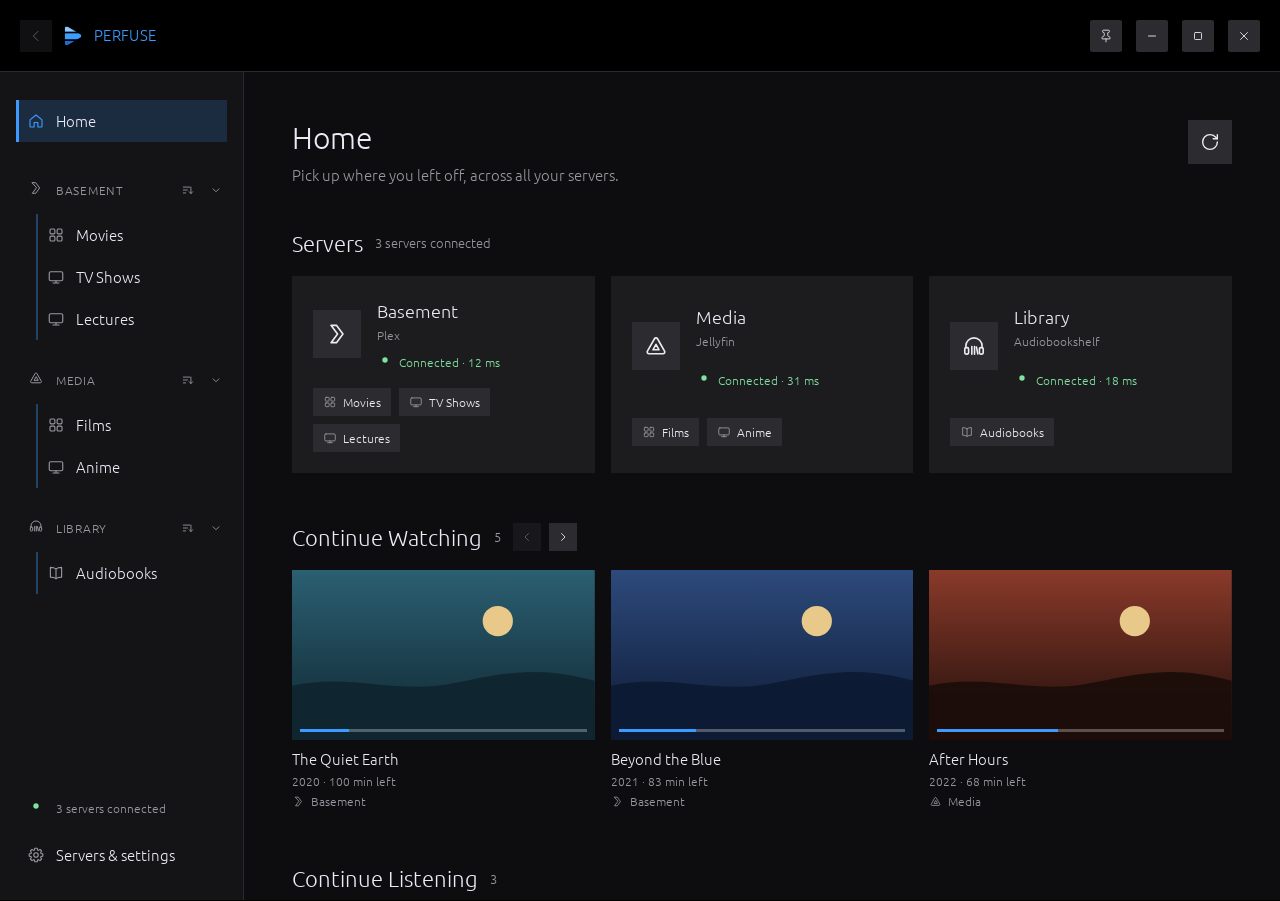
<file: docs/design/multi-server/index.html>
<!doctype html>
<html lang="en">
<head>
  <meta charset="utf-8">
  <meta name="viewport" content="width=device-width, initial-scale=1">
  <title>Perfuse — Multiple servers</title>
  <link rel="stylesheet" href="css/app.css">
</head>
<body>
  <div class="app" id="app">
    <header class="titlebar">
      <button class="icon-btn" type="button" data-action="back" data-fk="title-back" aria-label="Back" id="back-btn"></button>
      <div class="brand" aria-label="Perfuse">
        <svg viewBox="84 56 124 140" aria-hidden="true"><clipPath id="pf-mark"><path d="M88 74c0-10.8 11.7-17.5 21-12.1l88.6 51.2c9.4 5.4 9.4 18.8 0 24.2L109 188.5c-9.3 5.4-21-1.3-21-12.1z"/></clipPath><g clip-path="url(#pf-mark)"><rect x="60" y="54" width="160" height="41.33" fill="#8CC8FF"/><rect x="60" y="107.33" width="160" height="41.33" fill="#3D9BFF"/><rect x="60" y="160.67" width="160" height="41.33" fill="#1F6CCB"/></g></svg>
        <span>PERFUSE</span>
      </div>
      <div class="od-fill"></div>
      <!-- Native window chrome (unchanged; drawn by the OS-level title bar in the Rust app) -->
      <div class="win-ctrls" aria-hidden="true" id="win-ctrls"></div>
    </header>
    <div class="body" id="body">
      <nav class="sidebar" id="sidebar" aria-label="Servers and libraries"></nav>
      <main class="main" id="main">
        <div class="content" id="content" tabindex="-1"></div>
        <div id="dock-slot"></div>
      </main>
    </div>
  </div>

  <dialog class="modal" id="add-dialog" aria-labelledby="add-dialog-title">
    <div class="modal-body" id="add-dialog-body"></div>
  </dialog>

  <dialog class="modal confirm" id="confirm-dialog" aria-labelledby="confirm-title">
    <div class="modal-body">
      <h2 id="confirm-title"></h2>
      <p id="confirm-text"></p>
      <div class="form-actions">
        <button type="button" class="btn btn-secondary" data-action="confirm-cancel">Cancel</button>
        <button type="button" class="btn btn-danger" data-action="confirm-ok" id="confirm-ok">Remove</button>
      </div>
    </div>
  </dialog>

  <div class="visually-hidden" aria-live="polite" id="live"></div>
  <div id="toast-slot"></div>

  <script src="js/icons.js"></script>
  <script src="js/data.js"></script>
  <script src="js/shelves.js"></script>
  <script src="js/app.js"></script>
</body>
</html>
</file>
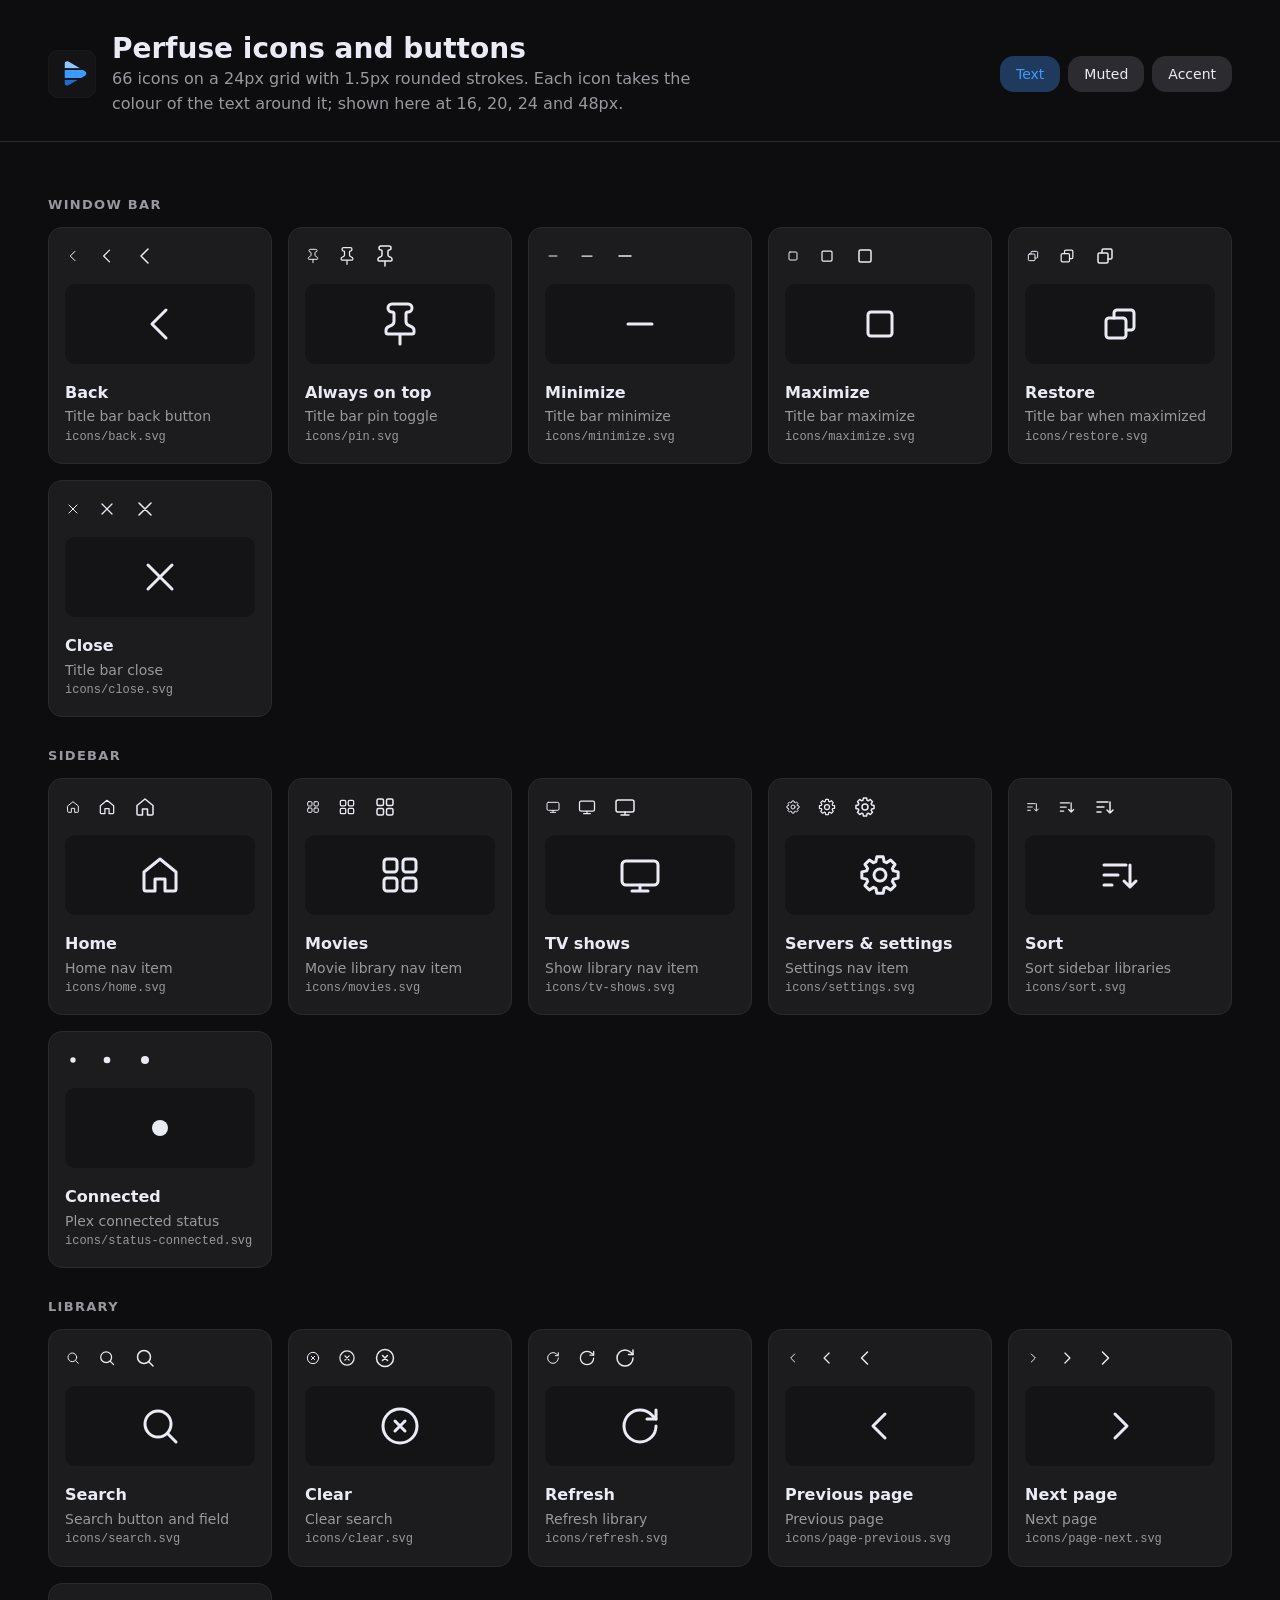
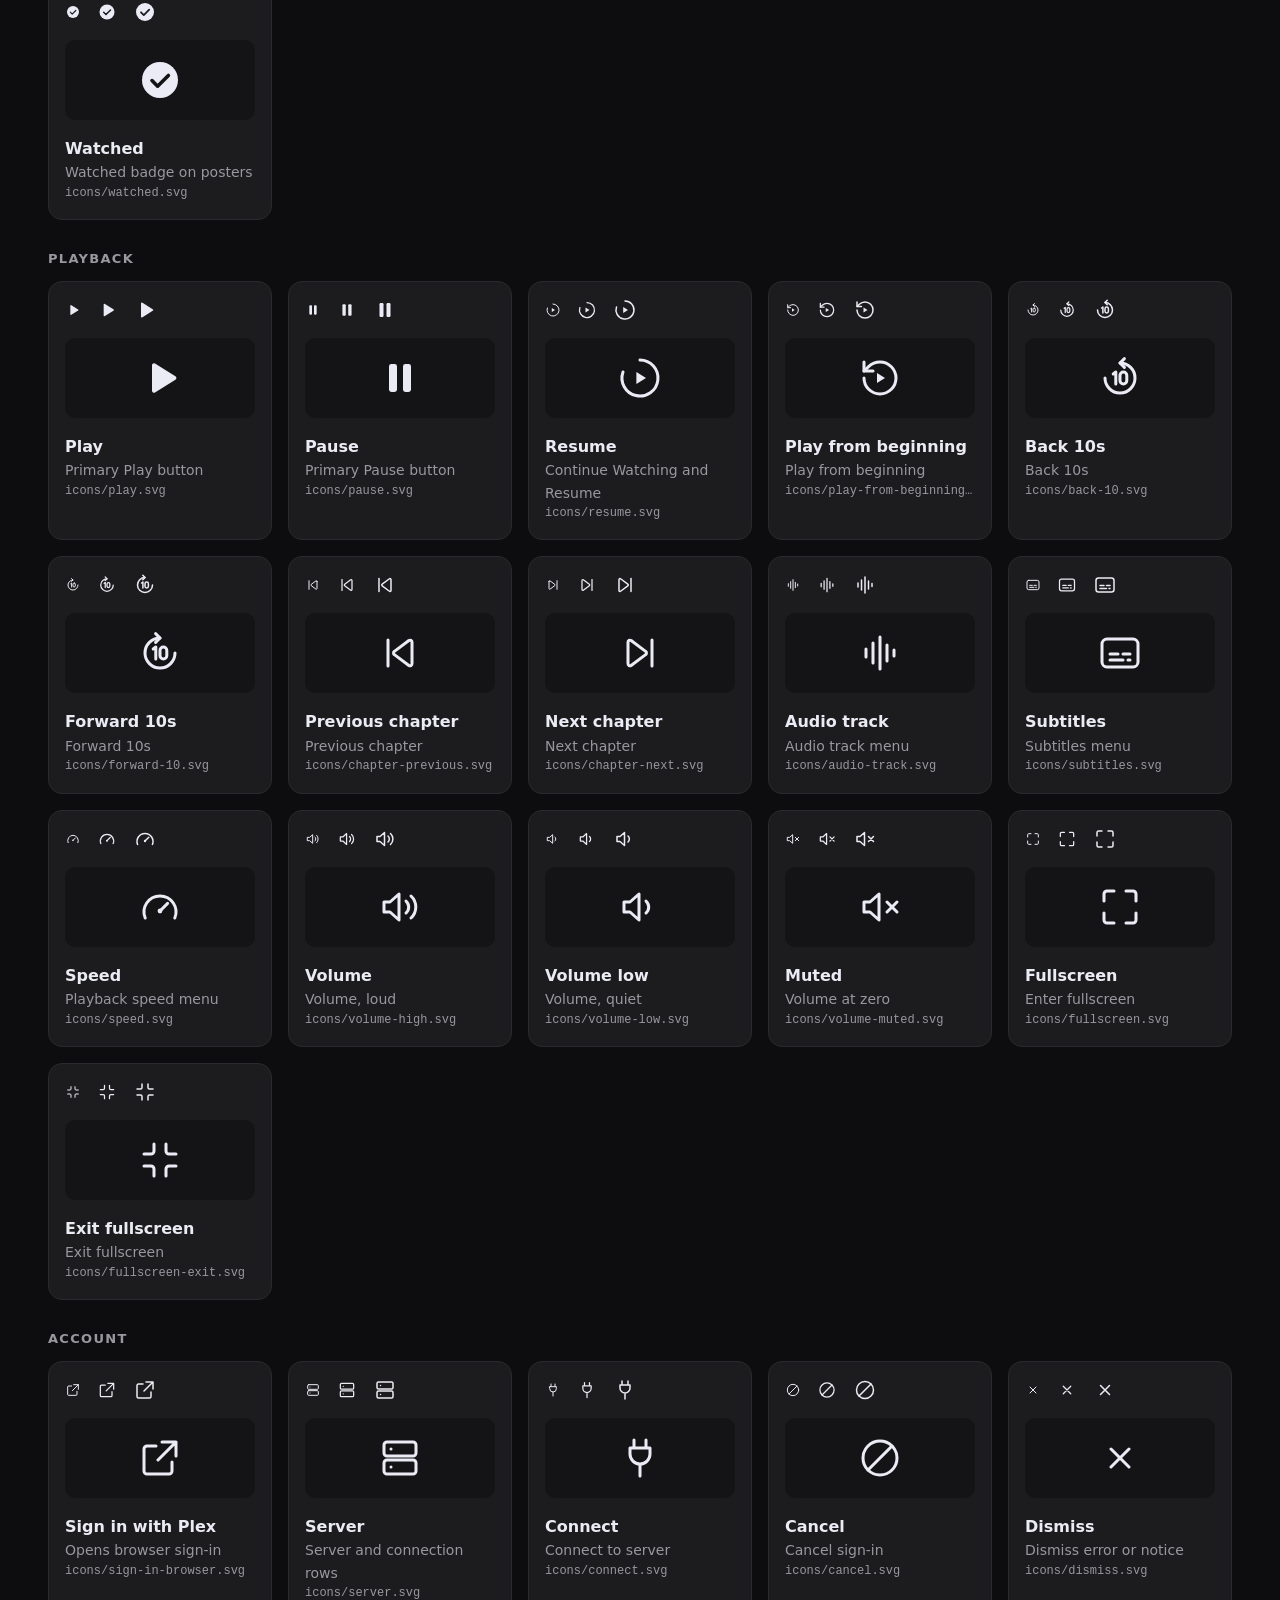
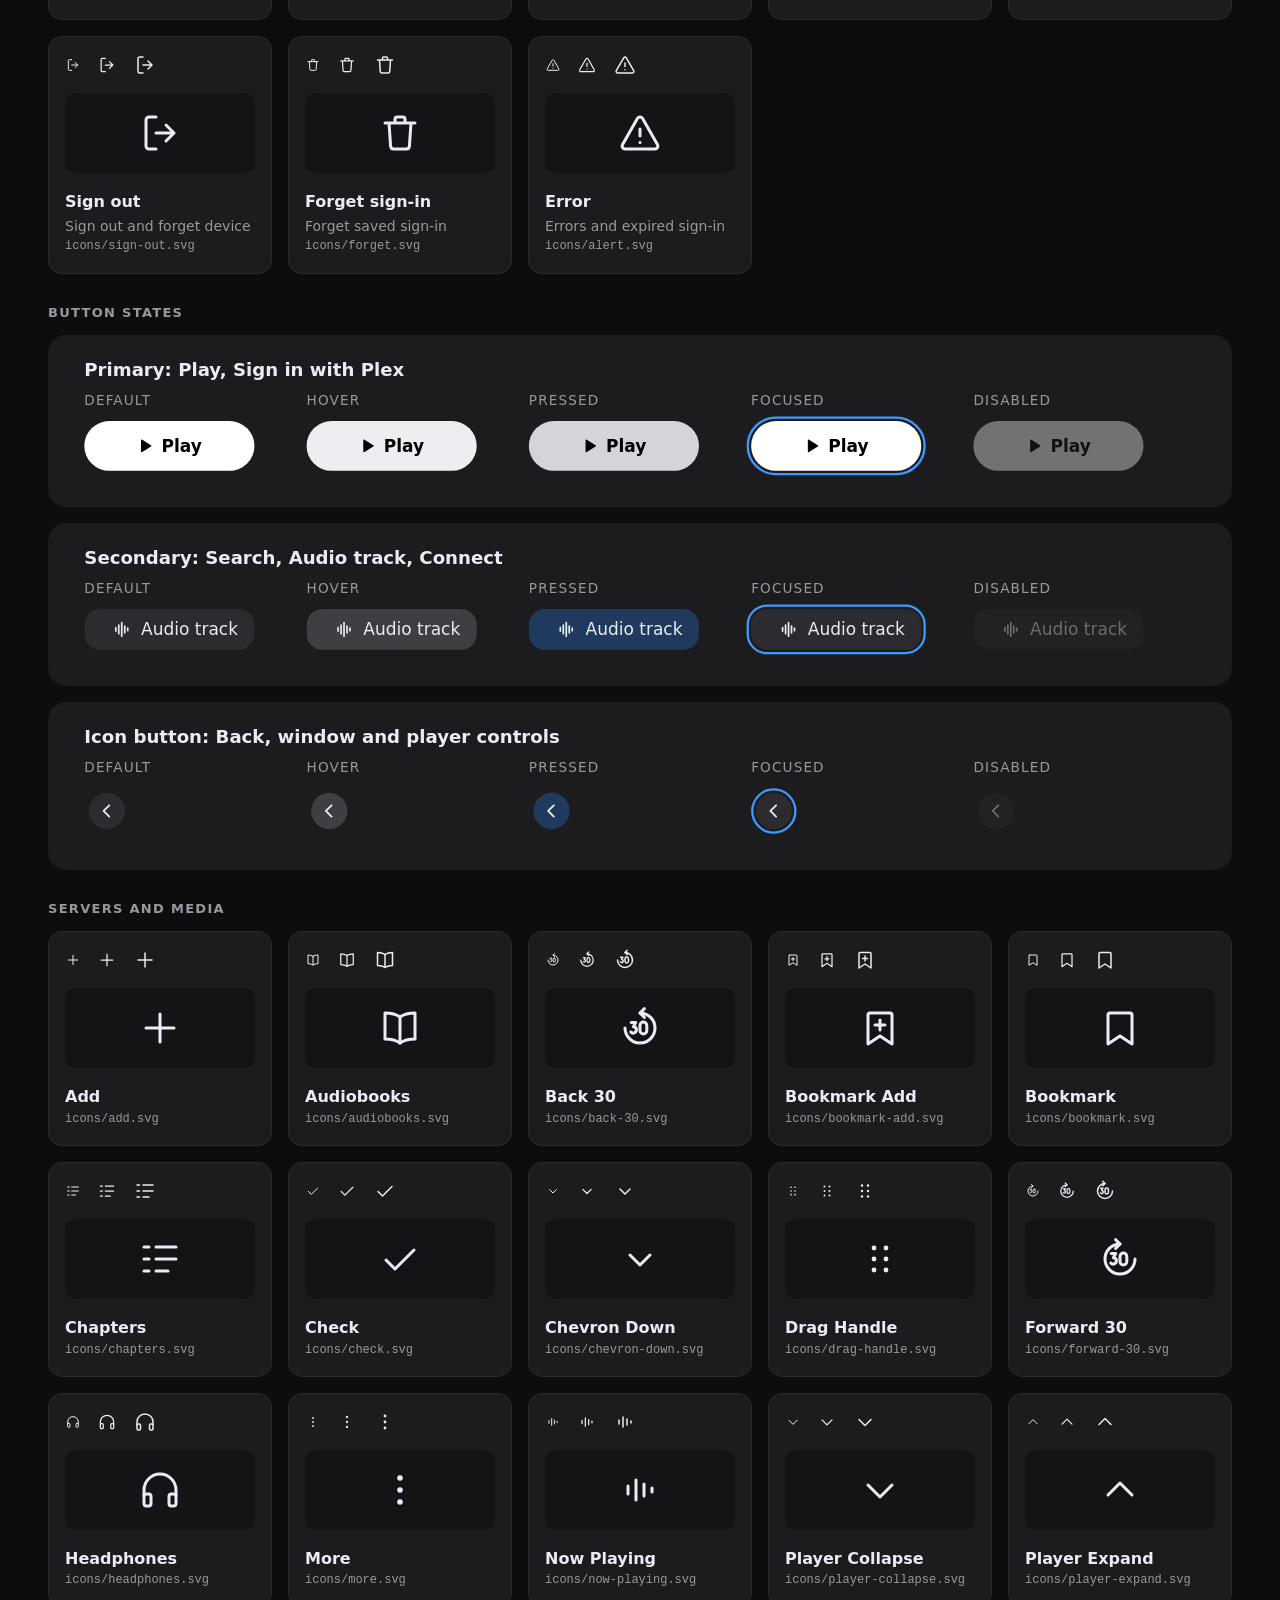
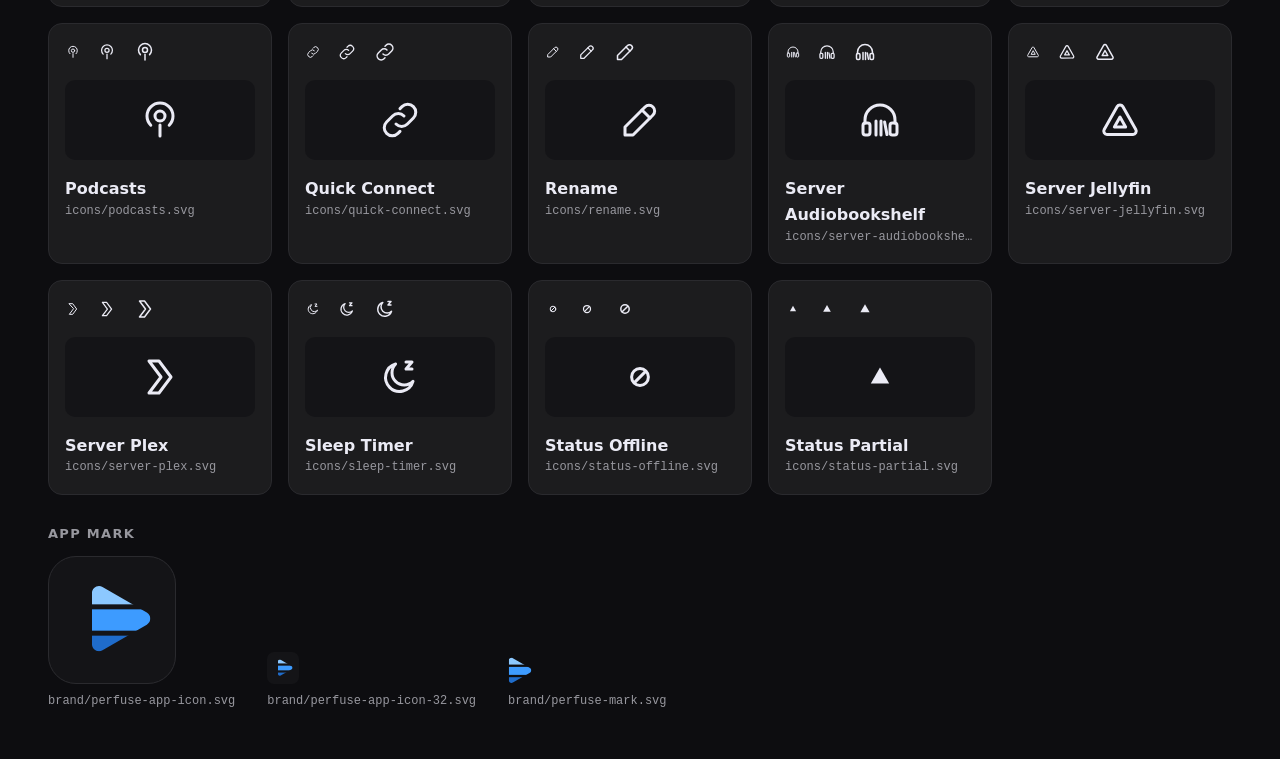
<file: assets/preview.html>
<!doctype html>
<html lang="en">
<head>
<meta charset="utf-8">
<meta name="viewport" content="width=device-width,initial-scale=1">
<title>Perfuse icons and buttons</title>
<style>
  :root {
    --accent: #3D9BFF; --muted: #98989F; --panel: #1C1C1E; --sidebar: #141417; --base: #0D0D10;
    --text: #EBEBF5; --line: #2A2A2E; --icon: var(--text);
    --btn: #2C2C30; --btn-hover: #3E3E43; --btn-active: #1F3A5C;
    --s1: 4px; --s2: 8px; --s3: 16px; --s4: 24px; --s5: 32px; --s6: 48px;
    --font: 'Segoe UI Variable Text', 'Segoe UI', system-ui, -apple-system, sans-serif;
    --display: 'Segoe UI Variable Display', 'Segoe UI', system-ui, sans-serif;
    --ease: 160ms ease-out;
  }
  * { box-sizing: border-box; }
  body { margin: 0; background: var(--base); color: var(--text); font: 16px/1.6 var(--font); }
  header { display: flex; gap: var(--s3); align-items: center; padding: var(--s5) var(--s6) var(--s4); border-bottom: 1px solid var(--line); flex-wrap: wrap; }
  header > img { width: 48px; height: 48px; }
  h1 { font: 600 28px/1.2 var(--display); margin: 0; }
  header p { margin: 0; color: var(--muted); max-width: 62ch; }
  .tint { margin-left: auto; display: flex; gap: var(--s2); }
  .tint button { font: inherit; font-size: 14px; color: var(--text); background: var(--btn); border: 0; border-radius: 14px; padding: var(--s1) var(--s3); min-height: 36px; cursor: pointer; transition: background var(--ease); }
  .tint button:hover { background: var(--btn-hover); }
  .tint button[aria-pressed="true"] { background: var(--btn-active); color: var(--accent); }
  .tint button:focus-visible { outline: 2px solid var(--accent); outline-offset: 3px; }
  main { padding: var(--s4) var(--s6) var(--s6); }
  h2 { font: 600 13px/1 var(--font); letter-spacing: .1em; text-transform: uppercase; color: var(--muted); margin: var(--s5) 0 var(--s3); }
  .grid { display: grid; grid-template-columns: repeat(auto-fill, minmax(208px, 1fr)); gap: var(--s3); }
  .card { margin: 0; background: var(--panel); border: 1px solid var(--line); border-radius: 14px; padding: var(--s3); display: flex; flex-direction: column; gap: var(--s3); color: var(--icon); }
  .sizes { display: flex; gap: var(--s3); align-items: center; }
  .sz { display: block; line-height: 0; }
  .big { display: flex; justify-content: center; padding: var(--s3) 0; background: var(--sidebar); border-radius: 10px; line-height: 0; }
  figcaption { display: flex; flex-direction: column; color: var(--text); min-width: 0; }
  figcaption strong { font-weight: 600; }
  figcaption span { color: var(--muted); font-size: 14px; }
  figcaption code { color: var(--muted); font: 12px/1.6 ui-monospace, Consolas, monospace; overflow: hidden; text-overflow: ellipsis; white-space: nowrap; }
  .sheets { display: flex; flex-direction: column; gap: var(--s3); }
  .sheets img { max-width: 100%; height: auto; display: block; }
  .brand { display: flex; gap: var(--s5); align-items: flex-end; flex-wrap: wrap; }
  .brand figure { margin: 0; display: flex; flex-direction: column; gap: var(--s2); align-items: flex-start; }
  .brand figcaption code { white-space: normal; }
  @media (max-width: 640px) { header, main { padding-left: var(--s3); padding-right: var(--s3); } .tint { margin-left: 0; } }
  @media (prefers-reduced-motion: reduce) { * { transition: none !important; } }
</style>
</head>
<body>
<header>
  <img src="brand/perfuse-app-icon.svg" alt="Perfuse app icon">
  <div>
    <h1>Perfuse icons and buttons</h1>
    <p>66 icons on a 24px grid with 1.5px rounded strokes. Each icon takes the colour of the text around it; shown here at 16, 20, 24 and 48px.</p>
  </div>
  <div class="tint" role="group" aria-label="Icon colour">
    <button type="button" data-c="var(--text)" aria-pressed="true">Text</button>
    <button type="button" data-c="var(--muted)" aria-pressed="false">Muted</button>
    <button type="button" data-c="var(--accent)" aria-pressed="false">Accent</button>
  </div>
</header>
<main>
  <h2>Window bar</h2>
  <div class="grid">
      <figure class="card">
        <div class="sizes"><span class="sz" title="16px"><svg xmlns="http://www.w3.org/2000/svg" width="16" height="16" viewBox="0 0 24 24" fill="none" stroke="currentColor" stroke-width="1.5" stroke-linecap="round" stroke-linejoin="round" aria-hidden="true"><path d="M15 5l-7 7 7 7"/></svg></span><span class="sz" title="20px"><svg xmlns="http://www.w3.org/2000/svg" width="20" height="20" viewBox="0 0 24 24" fill="none" stroke="currentColor" stroke-width="1.5" stroke-linecap="round" stroke-linejoin="round" aria-hidden="true"><path d="M15 5l-7 7 7 7"/></svg></span><span class="sz" title="24px"><svg xmlns="http://www.w3.org/2000/svg" width="24" height="24" viewBox="0 0 24 24" fill="none" stroke="currentColor" stroke-width="1.5" stroke-linecap="round" stroke-linejoin="round" aria-hidden="true"><path d="M15 5l-7 7 7 7"/></svg></span></div>
        <div class="big"><svg xmlns="http://www.w3.org/2000/svg" width="48" height="48" viewBox="0 0 24 24" fill="none" stroke="currentColor" stroke-width="1.5" stroke-linecap="round" stroke-linejoin="round" aria-hidden="true"><path d="M15 5l-7 7 7 7"/></svg></div>
        <figcaption><strong>Back</strong><span>Title bar back button</span><code>icons/back.svg</code></figcaption>
      </figure>
      <figure class="card">
        <div class="sizes"><span class="sz" title="16px"><svg xmlns="http://www.w3.org/2000/svg" width="16" height="16" viewBox="0 0 24 24" fill="none" stroke="currentColor" stroke-width="1.5" stroke-linecap="round" stroke-linejoin="round" aria-hidden="true"><path d="M12 17v5M9 10.76a2 2 0 0 1-1.11 1.79l-1.78.9A2 2 0 0 0 5 15.24V16a1 1 0 0 0 1 1h12a1 1 0 0 0 1-1v-.76a2 2 0 0 0-1.11-1.79l-1.78-.9A2 2 0 0 1 15 10.76V7a1 1 0 0 1 1-1 2 2 0 0 0 0-4H8a2 2 0 0 0 0 4 1 1 0 0 1 1 1z"/></svg></span><span class="sz" title="20px"><svg xmlns="http://www.w3.org/2000/svg" width="20" height="20" viewBox="0 0 24 24" fill="none" stroke="currentColor" stroke-width="1.5" stroke-linecap="round" stroke-linejoin="round" aria-hidden="true"><path d="M12 17v5M9 10.76a2 2 0 0 1-1.11 1.79l-1.78.9A2 2 0 0 0 5 15.24V16a1 1 0 0 0 1 1h12a1 1 0 0 0 1-1v-.76a2 2 0 0 0-1.11-1.79l-1.78-.9A2 2 0 0 1 15 10.76V7a1 1 0 0 1 1-1 2 2 0 0 0 0-4H8a2 2 0 0 0 0 4 1 1 0 0 1 1 1z"/></svg></span><span class="sz" title="24px"><svg xmlns="http://www.w3.org/2000/svg" width="24" height="24" viewBox="0 0 24 24" fill="none" stroke="currentColor" stroke-width="1.5" stroke-linecap="round" stroke-linejoin="round" aria-hidden="true"><path d="M12 17v5M9 10.76a2 2 0 0 1-1.11 1.79l-1.78.9A2 2 0 0 0 5 15.24V16a1 1 0 0 0 1 1h12a1 1 0 0 0 1-1v-.76a2 2 0 0 0-1.11-1.79l-1.78-.9A2 2 0 0 1 15 10.76V7a1 1 0 0 1 1-1 2 2 0 0 0 0-4H8a2 2 0 0 0 0 4 1 1 0 0 1 1 1z"/></svg></span></div>
        <div class="big"><svg xmlns="http://www.w3.org/2000/svg" width="48" height="48" viewBox="0 0 24 24" fill="none" stroke="currentColor" stroke-width="1.5" stroke-linecap="round" stroke-linejoin="round" aria-hidden="true"><path d="M12 17v5M9 10.76a2 2 0 0 1-1.11 1.79l-1.78.9A2 2 0 0 0 5 15.24V16a1 1 0 0 0 1 1h12a1 1 0 0 0 1-1v-.76a2 2 0 0 0-1.11-1.79l-1.78-.9A2 2 0 0 1 15 10.76V7a1 1 0 0 1 1-1 2 2 0 0 0 0-4H8a2 2 0 0 0 0 4 1 1 0 0 1 1 1z"/></svg></div>
        <figcaption><strong>Always on top</strong><span>Title bar pin toggle</span><code>icons/pin.svg</code></figcaption>
      </figure>
      <figure class="card">
        <div class="sizes"><span class="sz" title="16px"><svg xmlns="http://www.w3.org/2000/svg" width="16" height="16" viewBox="0 0 24 24" fill="none" stroke="currentColor" stroke-width="1.5" stroke-linecap="round" stroke-linejoin="round" aria-hidden="true"><path d="M6 12h12"/></svg></span><span class="sz" title="20px"><svg xmlns="http://www.w3.org/2000/svg" width="20" height="20" viewBox="0 0 24 24" fill="none" stroke="currentColor" stroke-width="1.5" stroke-linecap="round" stroke-linejoin="round" aria-hidden="true"><path d="M6 12h12"/></svg></span><span class="sz" title="24px"><svg xmlns="http://www.w3.org/2000/svg" width="24" height="24" viewBox="0 0 24 24" fill="none" stroke="currentColor" stroke-width="1.5" stroke-linecap="round" stroke-linejoin="round" aria-hidden="true"><path d="M6 12h12"/></svg></span></div>
        <div class="big"><svg xmlns="http://www.w3.org/2000/svg" width="48" height="48" viewBox="0 0 24 24" fill="none" stroke="currentColor" stroke-width="1.5" stroke-linecap="round" stroke-linejoin="round" aria-hidden="true"><path d="M6 12h12"/></svg></div>
        <figcaption><strong>Minimize</strong><span>Title bar minimize</span><code>icons/minimize.svg</code></figcaption>
      </figure>
      <figure class="card">
        <div class="sizes"><span class="sz" title="16px"><svg xmlns="http://www.w3.org/2000/svg" width="16" height="16" viewBox="0 0 24 24" fill="none" stroke="currentColor" stroke-width="1.5" stroke-linecap="round" stroke-linejoin="round" aria-hidden="true"><rect x="6" y="6" width="12" height="12" rx="1.5"/></svg></span><span class="sz" title="20px"><svg xmlns="http://www.w3.org/2000/svg" width="20" height="20" viewBox="0 0 24 24" fill="none" stroke="currentColor" stroke-width="1.5" stroke-linecap="round" stroke-linejoin="round" aria-hidden="true"><rect x="6" y="6" width="12" height="12" rx="1.5"/></svg></span><span class="sz" title="24px"><svg xmlns="http://www.w3.org/2000/svg" width="24" height="24" viewBox="0 0 24 24" fill="none" stroke="currentColor" stroke-width="1.5" stroke-linecap="round" stroke-linejoin="round" aria-hidden="true"><rect x="6" y="6" width="12" height="12" rx="1.5"/></svg></span></div>
        <div class="big"><svg xmlns="http://www.w3.org/2000/svg" width="48" height="48" viewBox="0 0 24 24" fill="none" stroke="currentColor" stroke-width="1.5" stroke-linecap="round" stroke-linejoin="round" aria-hidden="true"><rect x="6" y="6" width="12" height="12" rx="1.5"/></svg></div>
        <figcaption><strong>Maximize</strong><span>Title bar maximize</span><code>icons/maximize.svg</code></figcaption>
      </figure>
      <figure class="card">
        <div class="sizes"><span class="sz" title="16px"><svg xmlns="http://www.w3.org/2000/svg" width="16" height="16" viewBox="0 0 24 24" fill="none" stroke="currentColor" stroke-width="1.5" stroke-linecap="round" stroke-linejoin="round" aria-hidden="true"><rect x="5" y="9" width="10" height="10" rx="1.5"/><path d="M9 9V6.5A1.5 1.5 0 0 1 10.5 5h7A1.5 1.5 0 0 1 19 6.5v7a1.5 1.5 0 0 1-1.5 1.5H15"/></svg></span><span class="sz" title="20px"><svg xmlns="http://www.w3.org/2000/svg" width="20" height="20" viewBox="0 0 24 24" fill="none" stroke="currentColor" stroke-width="1.5" stroke-linecap="round" stroke-linejoin="round" aria-hidden="true"><rect x="5" y="9" width="10" height="10" rx="1.5"/><path d="M9 9V6.5A1.5 1.5 0 0 1 10.5 5h7A1.5 1.5 0 0 1 19 6.5v7a1.5 1.5 0 0 1-1.5 1.5H15"/></svg></span><span class="sz" title="24px"><svg xmlns="http://www.w3.org/2000/svg" width="24" height="24" viewBox="0 0 24 24" fill="none" stroke="currentColor" stroke-width="1.5" stroke-linecap="round" stroke-linejoin="round" aria-hidden="true"><rect x="5" y="9" width="10" height="10" rx="1.5"/><path d="M9 9V6.5A1.5 1.5 0 0 1 10.5 5h7A1.5 1.5 0 0 1 19 6.5v7a1.5 1.5 0 0 1-1.5 1.5H15"/></svg></span></div>
        <div class="big"><svg xmlns="http://www.w3.org/2000/svg" width="48" height="48" viewBox="0 0 24 24" fill="none" stroke="currentColor" stroke-width="1.5" stroke-linecap="round" stroke-linejoin="round" aria-hidden="true"><rect x="5" y="9" width="10" height="10" rx="1.5"/><path d="M9 9V6.5A1.5 1.5 0 0 1 10.5 5h7A1.5 1.5 0 0 1 19 6.5v7a1.5 1.5 0 0 1-1.5 1.5H15"/></svg></div>
        <figcaption><strong>Restore</strong><span>Title bar when maximized</span><code>icons/restore.svg</code></figcaption>
      </figure>
      <figure class="card">
        <div class="sizes"><span class="sz" title="16px"><svg xmlns="http://www.w3.org/2000/svg" width="16" height="16" viewBox="0 0 24 24" fill="none" stroke="currentColor" stroke-width="1.5" stroke-linecap="round" stroke-linejoin="round" aria-hidden="true"><path d="M6 6l12 12M18 6L6 18"/></svg></span><span class="sz" title="20px"><svg xmlns="http://www.w3.org/2000/svg" width="20" height="20" viewBox="0 0 24 24" fill="none" stroke="currentColor" stroke-width="1.5" stroke-linecap="round" stroke-linejoin="round" aria-hidden="true"><path d="M6 6l12 12M18 6L6 18"/></svg></span><span class="sz" title="24px"><svg xmlns="http://www.w3.org/2000/svg" width="24" height="24" viewBox="0 0 24 24" fill="none" stroke="currentColor" stroke-width="1.5" stroke-linecap="round" stroke-linejoin="round" aria-hidden="true"><path d="M6 6l12 12M18 6L6 18"/></svg></span></div>
        <div class="big"><svg xmlns="http://www.w3.org/2000/svg" width="48" height="48" viewBox="0 0 24 24" fill="none" stroke="currentColor" stroke-width="1.5" stroke-linecap="round" stroke-linejoin="round" aria-hidden="true"><path d="M6 6l12 12M18 6L6 18"/></svg></div>
        <figcaption><strong>Close</strong><span>Title bar close</span><code>icons/close.svg</code></figcaption>
      </figure>
  </div>
  <h2>Sidebar</h2>
  <div class="grid">
      <figure class="card">
        <div class="sizes"><span class="sz" title="16px"><svg xmlns="http://www.w3.org/2000/svg" width="16" height="16" viewBox="0 0 24 24" fill="none" stroke="currentColor" stroke-width="1.5" stroke-linecap="round" stroke-linejoin="round" aria-hidden="true"><path d="M4 10.5L12 4l8 6.5V19a1 1 0 0 1-1 1h-4.5v-6h-5v6H5a1 1 0 0 1-1-1z"/></svg></span><span class="sz" title="20px"><svg xmlns="http://www.w3.org/2000/svg" width="20" height="20" viewBox="0 0 24 24" fill="none" stroke="currentColor" stroke-width="1.5" stroke-linecap="round" stroke-linejoin="round" aria-hidden="true"><path d="M4 10.5L12 4l8 6.5V19a1 1 0 0 1-1 1h-4.5v-6h-5v6H5a1 1 0 0 1-1-1z"/></svg></span><span class="sz" title="24px"><svg xmlns="http://www.w3.org/2000/svg" width="24" height="24" viewBox="0 0 24 24" fill="none" stroke="currentColor" stroke-width="1.5" stroke-linecap="round" stroke-linejoin="round" aria-hidden="true"><path d="M4 10.5L12 4l8 6.5V19a1 1 0 0 1-1 1h-4.5v-6h-5v6H5a1 1 0 0 1-1-1z"/></svg></span></div>
        <div class="big"><svg xmlns="http://www.w3.org/2000/svg" width="48" height="48" viewBox="0 0 24 24" fill="none" stroke="currentColor" stroke-width="1.5" stroke-linecap="round" stroke-linejoin="round" aria-hidden="true"><path d="M4 10.5L12 4l8 6.5V19a1 1 0 0 1-1 1h-4.5v-6h-5v6H5a1 1 0 0 1-1-1z"/></svg></div>
        <figcaption><strong>Home</strong><span>Home nav item</span><code>icons/home.svg</code></figcaption>
      </figure>
      <figure class="card">
        <div class="sizes"><span class="sz" title="16px"><svg xmlns="http://www.w3.org/2000/svg" width="16" height="16" viewBox="0 0 24 24" fill="none" stroke="currentColor" stroke-width="1.5" stroke-linecap="round" stroke-linejoin="round" aria-hidden="true"><rect x="4" y="4" width="6.5" height="6.5" rx="1.5"/><rect x="13.5" y="4" width="6.5" height="6.5" rx="1.5"/><rect x="4" y="13.5" width="6.5" height="6.5" rx="1.5"/><rect x="13.5" y="13.5" width="6.5" height="6.5" rx="1.5"/></svg></span><span class="sz" title="20px"><svg xmlns="http://www.w3.org/2000/svg" width="20" height="20" viewBox="0 0 24 24" fill="none" stroke="currentColor" stroke-width="1.5" stroke-linecap="round" stroke-linejoin="round" aria-hidden="true"><rect x="4" y="4" width="6.5" height="6.5" rx="1.5"/><rect x="13.5" y="4" width="6.5" height="6.5" rx="1.5"/><rect x="4" y="13.5" width="6.5" height="6.5" rx="1.5"/><rect x="13.5" y="13.5" width="6.5" height="6.5" rx="1.5"/></svg></span><span class="sz" title="24px"><svg xmlns="http://www.w3.org/2000/svg" width="24" height="24" viewBox="0 0 24 24" fill="none" stroke="currentColor" stroke-width="1.5" stroke-linecap="round" stroke-linejoin="round" aria-hidden="true"><rect x="4" y="4" width="6.5" height="6.5" rx="1.5"/><rect x="13.5" y="4" width="6.5" height="6.5" rx="1.5"/><rect x="4" y="13.5" width="6.5" height="6.5" rx="1.5"/><rect x="13.5" y="13.5" width="6.5" height="6.5" rx="1.5"/></svg></span></div>
        <div class="big"><svg xmlns="http://www.w3.org/2000/svg" width="48" height="48" viewBox="0 0 24 24" fill="none" stroke="currentColor" stroke-width="1.5" stroke-linecap="round" stroke-linejoin="round" aria-hidden="true"><rect x="4" y="4" width="6.5" height="6.5" rx="1.5"/><rect x="13.5" y="4" width="6.5" height="6.5" rx="1.5"/><rect x="4" y="13.5" width="6.5" height="6.5" rx="1.5"/><rect x="13.5" y="13.5" width="6.5" height="6.5" rx="1.5"/></svg></div>
        <figcaption><strong>Movies</strong><span>Movie library nav item</span><code>icons/movies.svg</code></figcaption>
      </figure>
      <figure class="card">
        <div class="sizes"><span class="sz" title="16px"><svg xmlns="http://www.w3.org/2000/svg" width="16" height="16" viewBox="0 0 24 24" fill="none" stroke="currentColor" stroke-width="1.5" stroke-linecap="round" stroke-linejoin="round" aria-hidden="true"><rect x="3" y="5" width="18" height="12" rx="2"/><path d="M8 20h8M12 17v3"/></svg></span><span class="sz" title="20px"><svg xmlns="http://www.w3.org/2000/svg" width="20" height="20" viewBox="0 0 24 24" fill="none" stroke="currentColor" stroke-width="1.5" stroke-linecap="round" stroke-linejoin="round" aria-hidden="true"><rect x="3" y="5" width="18" height="12" rx="2"/><path d="M8 20h8M12 17v3"/></svg></span><span class="sz" title="24px"><svg xmlns="http://www.w3.org/2000/svg" width="24" height="24" viewBox="0 0 24 24" fill="none" stroke="currentColor" stroke-width="1.5" stroke-linecap="round" stroke-linejoin="round" aria-hidden="true"><rect x="3" y="5" width="18" height="12" rx="2"/><path d="M8 20h8M12 17v3"/></svg></span></div>
        <div class="big"><svg xmlns="http://www.w3.org/2000/svg" width="48" height="48" viewBox="0 0 24 24" fill="none" stroke="currentColor" stroke-width="1.5" stroke-linecap="round" stroke-linejoin="round" aria-hidden="true"><rect x="3" y="5" width="18" height="12" rx="2"/><path d="M8 20h8M12 17v3"/></svg></div>
        <figcaption><strong>TV shows</strong><span>Show library nav item</span><code>icons/tv-shows.svg</code></figcaption>
      </figure>
      <figure class="card">
        <div class="sizes"><span class="sz" title="16px"><svg xmlns="http://www.w3.org/2000/svg" width="16" height="16" viewBox="0 0 24 24" fill="none" stroke="currentColor" stroke-width="1.5" stroke-linecap="round" stroke-linejoin="round" aria-hidden="true"><path d="M18.69 9.93L21.07 10.44L21.07 13.56L18.69 14.07L18.19 15.27L19.51 17.31L17.31 19.51L15.27 18.19L14.07 18.69L13.56 21.07L10.44 21.07L9.93 18.69L8.73 18.19L6.69 19.51L4.49 17.31L5.81 15.27L5.31 14.07L2.93 13.56L2.93 10.44L5.31 9.93L5.81 8.73L4.49 6.69L6.69 4.49L8.73 5.81L9.93 5.31L10.44 2.93L13.56 2.93L14.07 5.31L15.27 5.81L17.31 4.49L19.51 6.69L18.19 8.73z"/><circle cx="12" cy="12" r="3"/></svg></span><span class="sz" title="20px"><svg xmlns="http://www.w3.org/2000/svg" width="20" height="20" viewBox="0 0 24 24" fill="none" stroke="currentColor" stroke-width="1.5" stroke-linecap="round" stroke-linejoin="round" aria-hidden="true"><path d="M18.69 9.93L21.07 10.44L21.07 13.56L18.69 14.07L18.19 15.27L19.51 17.31L17.31 19.51L15.27 18.19L14.07 18.69L13.56 21.07L10.44 21.07L9.93 18.69L8.73 18.19L6.69 19.51L4.49 17.31L5.81 15.27L5.31 14.07L2.93 13.56L2.93 10.44L5.31 9.93L5.81 8.73L4.49 6.69L6.69 4.49L8.73 5.81L9.93 5.31L10.44 2.93L13.56 2.93L14.07 5.31L15.27 5.81L17.31 4.49L19.51 6.69L18.19 8.73z"/><circle cx="12" cy="12" r="3"/></svg></span><span class="sz" title="24px"><svg xmlns="http://www.w3.org/2000/svg" width="24" height="24" viewBox="0 0 24 24" fill="none" stroke="currentColor" stroke-width="1.5" stroke-linecap="round" stroke-linejoin="round" aria-hidden="true"><path d="M18.69 9.93L21.07 10.44L21.07 13.56L18.69 14.07L18.19 15.27L19.51 17.31L17.31 19.51L15.27 18.19L14.07 18.69L13.56 21.07L10.44 21.07L9.93 18.69L8.73 18.19L6.69 19.51L4.49 17.31L5.81 15.27L5.31 14.07L2.93 13.56L2.93 10.44L5.31 9.93L5.81 8.73L4.49 6.69L6.69 4.49L8.73 5.81L9.93 5.31L10.44 2.93L13.56 2.93L14.07 5.31L15.27 5.81L17.31 4.49L19.51 6.69L18.19 8.73z"/><circle cx="12" cy="12" r="3"/></svg></span></div>
        <div class="big"><svg xmlns="http://www.w3.org/2000/svg" width="48" height="48" viewBox="0 0 24 24" fill="none" stroke="currentColor" stroke-width="1.5" stroke-linecap="round" stroke-linejoin="round" aria-hidden="true"><path d="M18.69 9.93L21.07 10.44L21.07 13.56L18.69 14.07L18.19 15.27L19.51 17.31L17.31 19.51L15.27 18.19L14.07 18.69L13.56 21.07L10.44 21.07L9.93 18.69L8.73 18.19L6.69 19.51L4.49 17.31L5.81 15.27L5.31 14.07L2.93 13.56L2.93 10.44L5.31 9.93L5.81 8.73L4.49 6.69L6.69 4.49L8.73 5.81L9.93 5.31L10.44 2.93L13.56 2.93L14.07 5.31L15.27 5.81L17.31 4.49L19.51 6.69L18.19 8.73z"/><circle cx="12" cy="12" r="3"/></svg></div>
        <figcaption><strong>Servers &amp; settings</strong><span>Settings nav item</span><code>icons/settings.svg</code></figcaption>
      </figure>
      <figure class="card">
        <div class="sizes"><span class="sz" title="16px"><svg xmlns="http://www.w3.org/2000/svg" width="16" height="16" viewBox="0 0 24 24" fill="none" stroke="currentColor" stroke-width="1.5" stroke-linecap="round" stroke-linejoin="round" aria-hidden="true"><path d="M4 7h11M4 12h7M4 17h4M17 7v11M14 15l3 3 3-3"/></svg></span><span class="sz" title="20px"><svg xmlns="http://www.w3.org/2000/svg" width="20" height="20" viewBox="0 0 24 24" fill="none" stroke="currentColor" stroke-width="1.5" stroke-linecap="round" stroke-linejoin="round" aria-hidden="true"><path d="M4 7h11M4 12h7M4 17h4M17 7v11M14 15l3 3 3-3"/></svg></span><span class="sz" title="24px"><svg xmlns="http://www.w3.org/2000/svg" width="24" height="24" viewBox="0 0 24 24" fill="none" stroke="currentColor" stroke-width="1.5" stroke-linecap="round" stroke-linejoin="round" aria-hidden="true"><path d="M4 7h11M4 12h7M4 17h4M17 7v11M14 15l3 3 3-3"/></svg></span></div>
        <div class="big"><svg xmlns="http://www.w3.org/2000/svg" width="48" height="48" viewBox="0 0 24 24" fill="none" stroke="currentColor" stroke-width="1.5" stroke-linecap="round" stroke-linejoin="round" aria-hidden="true"><path d="M4 7h11M4 12h7M4 17h4M17 7v11M14 15l3 3 3-3"/></svg></div>
        <figcaption><strong>Sort</strong><span>Sort sidebar libraries</span><code>icons/sort.svg</code></figcaption>
      </figure>
      <figure class="card">
        <div class="sizes"><span class="sz" title="16px"><svg xmlns="http://www.w3.org/2000/svg" width="16" height="16" viewBox="0 0 24 24" fill="none" stroke="currentColor" stroke-width="1.5" stroke-linecap="round" stroke-linejoin="round" aria-hidden="true"><circle cx="12" cy="12" r="4" fill="currentColor" stroke="none"/></svg></span><span class="sz" title="20px"><svg xmlns="http://www.w3.org/2000/svg" width="20" height="20" viewBox="0 0 24 24" fill="none" stroke="currentColor" stroke-width="1.5" stroke-linecap="round" stroke-linejoin="round" aria-hidden="true"><circle cx="12" cy="12" r="4" fill="currentColor" stroke="none"/></svg></span><span class="sz" title="24px"><svg xmlns="http://www.w3.org/2000/svg" width="24" height="24" viewBox="0 0 24 24" fill="none" stroke="currentColor" stroke-width="1.5" stroke-linecap="round" stroke-linejoin="round" aria-hidden="true"><circle cx="12" cy="12" r="4" fill="currentColor" stroke="none"/></svg></span></div>
        <div class="big"><svg xmlns="http://www.w3.org/2000/svg" width="48" height="48" viewBox="0 0 24 24" fill="none" stroke="currentColor" stroke-width="1.5" stroke-linecap="round" stroke-linejoin="round" aria-hidden="true"><circle cx="12" cy="12" r="4" fill="currentColor" stroke="none"/></svg></div>
        <figcaption><strong>Connected</strong><span>Plex connected status</span><code>icons/status-connected.svg</code></figcaption>
      </figure>
  </div>
  <h2>Library</h2>
  <div class="grid">
      <figure class="card">
        <div class="sizes"><span class="sz" title="16px"><svg xmlns="http://www.w3.org/2000/svg" width="16" height="16" viewBox="0 0 24 24" fill="none" stroke="currentColor" stroke-width="1.5" stroke-linecap="round" stroke-linejoin="round" aria-hidden="true"><circle cx="11" cy="11" r="6.5"/><path d="M16 16l4 4"/></svg></span><span class="sz" title="20px"><svg xmlns="http://www.w3.org/2000/svg" width="20" height="20" viewBox="0 0 24 24" fill="none" stroke="currentColor" stroke-width="1.5" stroke-linecap="round" stroke-linejoin="round" aria-hidden="true"><circle cx="11" cy="11" r="6.5"/><path d="M16 16l4 4"/></svg></span><span class="sz" title="24px"><svg xmlns="http://www.w3.org/2000/svg" width="24" height="24" viewBox="0 0 24 24" fill="none" stroke="currentColor" stroke-width="1.5" stroke-linecap="round" stroke-linejoin="round" aria-hidden="true"><circle cx="11" cy="11" r="6.5"/><path d="M16 16l4 4"/></svg></span></div>
        <div class="big"><svg xmlns="http://www.w3.org/2000/svg" width="48" height="48" viewBox="0 0 24 24" fill="none" stroke="currentColor" stroke-width="1.5" stroke-linecap="round" stroke-linejoin="round" aria-hidden="true"><circle cx="11" cy="11" r="6.5"/><path d="M16 16l4 4"/></svg></div>
        <figcaption><strong>Search</strong><span>Search button and field</span><code>icons/search.svg</code></figcaption>
      </figure>
      <figure class="card">
        <div class="sizes"><span class="sz" title="16px"><svg xmlns="http://www.w3.org/2000/svg" width="16" height="16" viewBox="0 0 24 24" fill="none" stroke="currentColor" stroke-width="1.5" stroke-linecap="round" stroke-linejoin="round" aria-hidden="true"><circle cx="12" cy="12" r="8.5"/><path d="M9.5 9.5l5 5M14.5 9.5l-5 5"/></svg></span><span class="sz" title="20px"><svg xmlns="http://www.w3.org/2000/svg" width="20" height="20" viewBox="0 0 24 24" fill="none" stroke="currentColor" stroke-width="1.5" stroke-linecap="round" stroke-linejoin="round" aria-hidden="true"><circle cx="12" cy="12" r="8.5"/><path d="M9.5 9.5l5 5M14.5 9.5l-5 5"/></svg></span><span class="sz" title="24px"><svg xmlns="http://www.w3.org/2000/svg" width="24" height="24" viewBox="0 0 24 24" fill="none" stroke="currentColor" stroke-width="1.5" stroke-linecap="round" stroke-linejoin="round" aria-hidden="true"><circle cx="12" cy="12" r="8.5"/><path d="M9.5 9.5l5 5M14.5 9.5l-5 5"/></svg></span></div>
        <div class="big"><svg xmlns="http://www.w3.org/2000/svg" width="48" height="48" viewBox="0 0 24 24" fill="none" stroke="currentColor" stroke-width="1.5" stroke-linecap="round" stroke-linejoin="round" aria-hidden="true"><circle cx="12" cy="12" r="8.5"/><path d="M9.5 9.5l5 5M14.5 9.5l-5 5"/></svg></div>
        <figcaption><strong>Clear</strong><span>Clear search</span><code>icons/clear.svg</code></figcaption>
      </figure>
      <figure class="card">
        <div class="sizes"><span class="sz" title="16px"><svg xmlns="http://www.w3.org/2000/svg" width="16" height="16" viewBox="0 0 24 24" fill="none" stroke="currentColor" stroke-width="1.5" stroke-linecap="round" stroke-linejoin="round" aria-hidden="true"><path d="M20 12a8 8 0 1 1-8-8c2.2 0 4.2.9 5.7 2.3L20 8.5"/><path d="M20 4v4.5h-4.5"/></svg></span><span class="sz" title="20px"><svg xmlns="http://www.w3.org/2000/svg" width="20" height="20" viewBox="0 0 24 24" fill="none" stroke="currentColor" stroke-width="1.5" stroke-linecap="round" stroke-linejoin="round" aria-hidden="true"><path d="M20 12a8 8 0 1 1-8-8c2.2 0 4.2.9 5.7 2.3L20 8.5"/><path d="M20 4v4.5h-4.5"/></svg></span><span class="sz" title="24px"><svg xmlns="http://www.w3.org/2000/svg" width="24" height="24" viewBox="0 0 24 24" fill="none" stroke="currentColor" stroke-width="1.5" stroke-linecap="round" stroke-linejoin="round" aria-hidden="true"><path d="M20 12a8 8 0 1 1-8-8c2.2 0 4.2.9 5.7 2.3L20 8.5"/><path d="M20 4v4.5h-4.5"/></svg></span></div>
        <div class="big"><svg xmlns="http://www.w3.org/2000/svg" width="48" height="48" viewBox="0 0 24 24" fill="none" stroke="currentColor" stroke-width="1.5" stroke-linecap="round" stroke-linejoin="round" aria-hidden="true"><path d="M20 12a8 8 0 1 1-8-8c2.2 0 4.2.9 5.7 2.3L20 8.5"/><path d="M20 4v4.5h-4.5"/></svg></div>
        <figcaption><strong>Refresh</strong><span>Refresh library</span><code>icons/refresh.svg</code></figcaption>
      </figure>
      <figure class="card">
        <div class="sizes"><span class="sz" title="16px"><svg xmlns="http://www.w3.org/2000/svg" width="16" height="16" viewBox="0 0 24 24" fill="none" stroke="currentColor" stroke-width="1.5" stroke-linecap="round" stroke-linejoin="round" aria-hidden="true"><path d="M14.5 6l-6 6 6 6"/></svg></span><span class="sz" title="20px"><svg xmlns="http://www.w3.org/2000/svg" width="20" height="20" viewBox="0 0 24 24" fill="none" stroke="currentColor" stroke-width="1.5" stroke-linecap="round" stroke-linejoin="round" aria-hidden="true"><path d="M14.5 6l-6 6 6 6"/></svg></span><span class="sz" title="24px"><svg xmlns="http://www.w3.org/2000/svg" width="24" height="24" viewBox="0 0 24 24" fill="none" stroke="currentColor" stroke-width="1.5" stroke-linecap="round" stroke-linejoin="round" aria-hidden="true"><path d="M14.5 6l-6 6 6 6"/></svg></span></div>
        <div class="big"><svg xmlns="http://www.w3.org/2000/svg" width="48" height="48" viewBox="0 0 24 24" fill="none" stroke="currentColor" stroke-width="1.5" stroke-linecap="round" stroke-linejoin="round" aria-hidden="true"><path d="M14.5 6l-6 6 6 6"/></svg></div>
        <figcaption><strong>Previous page</strong><span>Previous page</span><code>icons/page-previous.svg</code></figcaption>
      </figure>
      <figure class="card">
        <div class="sizes"><span class="sz" title="16px"><svg xmlns="http://www.w3.org/2000/svg" width="16" height="16" viewBox="0 0 24 24" fill="none" stroke="currentColor" stroke-width="1.5" stroke-linecap="round" stroke-linejoin="round" aria-hidden="true"><path d="M9.5 6l6 6-6 6"/></svg></span><span class="sz" title="20px"><svg xmlns="http://www.w3.org/2000/svg" width="20" height="20" viewBox="0 0 24 24" fill="none" stroke="currentColor" stroke-width="1.5" stroke-linecap="round" stroke-linejoin="round" aria-hidden="true"><path d="M9.5 6l6 6-6 6"/></svg></span><span class="sz" title="24px"><svg xmlns="http://www.w3.org/2000/svg" width="24" height="24" viewBox="0 0 24 24" fill="none" stroke="currentColor" stroke-width="1.5" stroke-linecap="round" stroke-linejoin="round" aria-hidden="true"><path d="M9.5 6l6 6-6 6"/></svg></span></div>
        <div class="big"><svg xmlns="http://www.w3.org/2000/svg" width="48" height="48" viewBox="0 0 24 24" fill="none" stroke="currentColor" stroke-width="1.5" stroke-linecap="round" stroke-linejoin="round" aria-hidden="true"><path d="M9.5 6l6 6-6 6"/></svg></div>
        <figcaption><strong>Next page</strong><span>Next page</span><code>icons/page-next.svg</code></figcaption>
      </figure>
      <figure class="card">
        <div class="sizes"><span class="sz" title="16px"><svg xmlns="http://www.w3.org/2000/svg" width="16" height="16" viewBox="0 0 24 24" fill="none" stroke="currentColor" stroke-width="1.5" stroke-linecap="round" stroke-linejoin="round" aria-hidden="true"><mask id="watched-cut-61"><rect width="24" height="24" fill="#fff"/><path d="M8 12.3l2.8 2.8L16.2 9.7" stroke="#000" stroke-width="1.8"/></mask><circle cx="12" cy="12" r="9" fill="currentColor" stroke="none" mask="url(#watched-cut-61)"/></svg></span><span class="sz" title="20px"><svg xmlns="http://www.w3.org/2000/svg" width="20" height="20" viewBox="0 0 24 24" fill="none" stroke="currentColor" stroke-width="1.5" stroke-linecap="round" stroke-linejoin="round" aria-hidden="true"><mask id="watched-cut-62"><rect width="24" height="24" fill="#fff"/><path d="M8 12.3l2.8 2.8L16.2 9.7" stroke="#000" stroke-width="1.8"/></mask><circle cx="12" cy="12" r="9" fill="currentColor" stroke="none" mask="url(#watched-cut-62)"/></svg></span><span class="sz" title="24px"><svg xmlns="http://www.w3.org/2000/svg" width="24" height="24" viewBox="0 0 24 24" fill="none" stroke="currentColor" stroke-width="1.5" stroke-linecap="round" stroke-linejoin="round" aria-hidden="true"><mask id="watched-cut-63"><rect width="24" height="24" fill="#fff"/><path d="M8 12.3l2.8 2.8L16.2 9.7" stroke="#000" stroke-width="1.8"/></mask><circle cx="12" cy="12" r="9" fill="currentColor" stroke="none" mask="url(#watched-cut-63)"/></svg></span></div>
        <div class="big"><svg xmlns="http://www.w3.org/2000/svg" width="48" height="48" viewBox="0 0 24 24" fill="none" stroke="currentColor" stroke-width="1.5" stroke-linecap="round" stroke-linejoin="round" aria-hidden="true"><mask id="watched-cut-64"><rect width="24" height="24" fill="#fff"/><path d="M8 12.3l2.8 2.8L16.2 9.7" stroke="#000" stroke-width="1.8"/></mask><circle cx="12" cy="12" r="9" fill="currentColor" stroke="none" mask="url(#watched-cut-64)"/></svg></div>
        <figcaption><strong>Watched</strong><span>Watched badge on posters</span><code>icons/watched.svg</code></figcaption>
      </figure>
  </div>
  <h2>Playback</h2>
  <div class="grid">
      <figure class="card">
        <div class="sizes"><span class="sz" title="16px"><svg xmlns="http://www.w3.org/2000/svg" width="16" height="16" viewBox="0 0 24 24" fill="none" stroke="currentColor" stroke-width="1.5" stroke-linecap="round" stroke-linejoin="round" aria-hidden="true"><path d="M8 5.6v12.8a1 1 0 0 0 1.5.86l10.2-6.4a1 1 0 0 0 0-1.72L9.5 4.74A1 1 0 0 0 8 5.6z" fill="currentColor" stroke="none"/></svg></span><span class="sz" title="20px"><svg xmlns="http://www.w3.org/2000/svg" width="20" height="20" viewBox="0 0 24 24" fill="none" stroke="currentColor" stroke-width="1.5" stroke-linecap="round" stroke-linejoin="round" aria-hidden="true"><path d="M8 5.6v12.8a1 1 0 0 0 1.5.86l10.2-6.4a1 1 0 0 0 0-1.72L9.5 4.74A1 1 0 0 0 8 5.6z" fill="currentColor" stroke="none"/></svg></span><span class="sz" title="24px"><svg xmlns="http://www.w3.org/2000/svg" width="24" height="24" viewBox="0 0 24 24" fill="none" stroke="currentColor" stroke-width="1.5" stroke-linecap="round" stroke-linejoin="round" aria-hidden="true"><path d="M8 5.6v12.8a1 1 0 0 0 1.5.86l10.2-6.4a1 1 0 0 0 0-1.72L9.5 4.74A1 1 0 0 0 8 5.6z" fill="currentColor" stroke="none"/></svg></span></div>
        <div class="big"><svg xmlns="http://www.w3.org/2000/svg" width="48" height="48" viewBox="0 0 24 24" fill="none" stroke="currentColor" stroke-width="1.5" stroke-linecap="round" stroke-linejoin="round" aria-hidden="true"><path d="M8 5.6v12.8a1 1 0 0 0 1.5.86l10.2-6.4a1 1 0 0 0 0-1.72L9.5 4.74A1 1 0 0 0 8 5.6z" fill="currentColor" stroke="none"/></svg></div>
        <figcaption><strong>Play</strong><span>Primary Play button</span><code>icons/play.svg</code></figcaption>
      </figure>
      <figure class="card">
        <div class="sizes"><span class="sz" title="16px"><svg xmlns="http://www.w3.org/2000/svg" width="16" height="16" viewBox="0 0 24 24" fill="none" stroke="currentColor" stroke-width="1.5" stroke-linecap="round" stroke-linejoin="round" aria-hidden="true"><rect x="6.5" y="5" width="4" height="14" rx="1.2" fill="currentColor" stroke="none"/><rect x="13.5" y="5" width="4" height="14" rx="1.2" fill="currentColor" stroke="none"/></svg></span><span class="sz" title="20px"><svg xmlns="http://www.w3.org/2000/svg" width="20" height="20" viewBox="0 0 24 24" fill="none" stroke="currentColor" stroke-width="1.5" stroke-linecap="round" stroke-linejoin="round" aria-hidden="true"><rect x="6.5" y="5" width="4" height="14" rx="1.2" fill="currentColor" stroke="none"/><rect x="13.5" y="5" width="4" height="14" rx="1.2" fill="currentColor" stroke="none"/></svg></span><span class="sz" title="24px"><svg xmlns="http://www.w3.org/2000/svg" width="24" height="24" viewBox="0 0 24 24" fill="none" stroke="currentColor" stroke-width="1.5" stroke-linecap="round" stroke-linejoin="round" aria-hidden="true"><rect x="6.5" y="5" width="4" height="14" rx="1.2" fill="currentColor" stroke="none"/><rect x="13.5" y="5" width="4" height="14" rx="1.2" fill="currentColor" stroke="none"/></svg></span></div>
        <div class="big"><svg xmlns="http://www.w3.org/2000/svg" width="48" height="48" viewBox="0 0 24 24" fill="none" stroke="currentColor" stroke-width="1.5" stroke-linecap="round" stroke-linejoin="round" aria-hidden="true"><rect x="6.5" y="5" width="4" height="14" rx="1.2" fill="currentColor" stroke="none"/><rect x="13.5" y="5" width="4" height="14" rx="1.2" fill="currentColor" stroke="none"/></svg></div>
        <figcaption><strong>Pause</strong><span>Primary Pause button</span><code>icons/pause.svg</code></figcaption>
      </figure>
      <figure class="card">
        <div class="sizes"><span class="sz" title="16px"><svg xmlns="http://www.w3.org/2000/svg" width="16" height="16" viewBox="0 0 24 24" fill="none" stroke="currentColor" stroke-width="1.5" stroke-linecap="round" stroke-linejoin="round" aria-hidden="true"><path d="M12 3a9 9 0 1 1-8.5 6"/><path d="M10.2 9v6l4.8-3z" fill="currentColor" stroke="none"/></svg></span><span class="sz" title="20px"><svg xmlns="http://www.w3.org/2000/svg" width="20" height="20" viewBox="0 0 24 24" fill="none" stroke="currentColor" stroke-width="1.5" stroke-linecap="round" stroke-linejoin="round" aria-hidden="true"><path d="M12 3a9 9 0 1 1-8.5 6"/><path d="M10.2 9v6l4.8-3z" fill="currentColor" stroke="none"/></svg></span><span class="sz" title="24px"><svg xmlns="http://www.w3.org/2000/svg" width="24" height="24" viewBox="0 0 24 24" fill="none" stroke="currentColor" stroke-width="1.5" stroke-linecap="round" stroke-linejoin="round" aria-hidden="true"><path d="M12 3a9 9 0 1 1-8.5 6"/><path d="M10.2 9v6l4.8-3z" fill="currentColor" stroke="none"/></svg></span></div>
        <div class="big"><svg xmlns="http://www.w3.org/2000/svg" width="48" height="48" viewBox="0 0 24 24" fill="none" stroke="currentColor" stroke-width="1.5" stroke-linecap="round" stroke-linejoin="round" aria-hidden="true"><path d="M12 3a9 9 0 1 1-8.5 6"/><path d="M10.2 9v6l4.8-3z" fill="currentColor" stroke="none"/></svg></div>
        <figcaption><strong>Resume</strong><span>Continue Watching and Resume</span><code>icons/resume.svg</code></figcaption>
      </figure>
      <figure class="card">
        <div class="sizes"><span class="sz" title="16px"><svg xmlns="http://www.w3.org/2000/svg" width="16" height="16" viewBox="0 0 24 24" fill="none" stroke="currentColor" stroke-width="1.5" stroke-linecap="round" stroke-linejoin="round" aria-hidden="true"><path d="M4 12a8 8 0 1 0 8-8c-2.2 0-4.2.9-5.7 2.3L4 8.5"/><path d="M4 4v4.5h4.5"/><path d="M10.5 9.5v5l4-2.5z" fill="currentColor" stroke="none"/></svg></span><span class="sz" title="20px"><svg xmlns="http://www.w3.org/2000/svg" width="20" height="20" viewBox="0 0 24 24" fill="none" stroke="currentColor" stroke-width="1.5" stroke-linecap="round" stroke-linejoin="round" aria-hidden="true"><path d="M4 12a8 8 0 1 0 8-8c-2.2 0-4.2.9-5.7 2.3L4 8.5"/><path d="M4 4v4.5h4.5"/><path d="M10.5 9.5v5l4-2.5z" fill="currentColor" stroke="none"/></svg></span><span class="sz" title="24px"><svg xmlns="http://www.w3.org/2000/svg" width="24" height="24" viewBox="0 0 24 24" fill="none" stroke="currentColor" stroke-width="1.5" stroke-linecap="round" stroke-linejoin="round" aria-hidden="true"><path d="M4 12a8 8 0 1 0 8-8c-2.2 0-4.2.9-5.7 2.3L4 8.5"/><path d="M4 4v4.5h4.5"/><path d="M10.5 9.5v5l4-2.5z" fill="currentColor" stroke="none"/></svg></span></div>
        <div class="big"><svg xmlns="http://www.w3.org/2000/svg" width="48" height="48" viewBox="0 0 24 24" fill="none" stroke="currentColor" stroke-width="1.5" stroke-linecap="round" stroke-linejoin="round" aria-hidden="true"><path d="M4 12a8 8 0 1 0 8-8c-2.2 0-4.2.9-5.7 2.3L4 8.5"/><path d="M4 4v4.5h4.5"/><path d="M10.5 9.5v5l4-2.5z" fill="currentColor" stroke="none"/></svg></div>
        <figcaption><strong>Play from beginning</strong><span>Play from beginning</span><code>icons/play-from-beginning.svg</code></figcaption>
      </figure>
      <figure class="card">
        <div class="sizes"><span class="sz" title="16px"><svg xmlns="http://www.w3.org/2000/svg" width="16" height="16" viewBox="0 0 24 24" fill="none" stroke="currentColor" stroke-width="1.5" stroke-linecap="round" stroke-linejoin="round" aria-hidden="true"><path d="M12 4.5a7.5 7.5 0 1 1-7.5 7.5"/><path d="M14.2 2.3L12 4.5l2.2 2.2"/><path d="M8.6 10l1.3-1v6"/><rect x="12" y="9" width="3.4" height="6" rx="1.7"/></svg></span><span class="sz" title="20px"><svg xmlns="http://www.w3.org/2000/svg" width="20" height="20" viewBox="0 0 24 24" fill="none" stroke="currentColor" stroke-width="1.5" stroke-linecap="round" stroke-linejoin="round" aria-hidden="true"><path d="M12 4.5a7.5 7.5 0 1 1-7.5 7.5"/><path d="M14.2 2.3L12 4.5l2.2 2.2"/><path d="M8.6 10l1.3-1v6"/><rect x="12" y="9" width="3.4" height="6" rx="1.7"/></svg></span><span class="sz" title="24px"><svg xmlns="http://www.w3.org/2000/svg" width="24" height="24" viewBox="0 0 24 24" fill="none" stroke="currentColor" stroke-width="1.5" stroke-linecap="round" stroke-linejoin="round" aria-hidden="true"><path d="M12 4.5a7.5 7.5 0 1 1-7.5 7.5"/><path d="M14.2 2.3L12 4.5l2.2 2.2"/><path d="M8.6 10l1.3-1v6"/><rect x="12" y="9" width="3.4" height="6" rx="1.7"/></svg></span></div>
        <div class="big"><svg xmlns="http://www.w3.org/2000/svg" width="48" height="48" viewBox="0 0 24 24" fill="none" stroke="currentColor" stroke-width="1.5" stroke-linecap="round" stroke-linejoin="round" aria-hidden="true"><path d="M12 4.5a7.5 7.5 0 1 1-7.5 7.5"/><path d="M14.2 2.3L12 4.5l2.2 2.2"/><path d="M8.6 10l1.3-1v6"/><rect x="12" y="9" width="3.4" height="6" rx="1.7"/></svg></div>
        <figcaption><strong>Back 10s</strong><span>Back 10s</span><code>icons/back-10.svg</code></figcaption>
      </figure>
      <figure class="card">
        <div class="sizes"><span class="sz" title="16px"><svg xmlns="http://www.w3.org/2000/svg" width="16" height="16" viewBox="0 0 24 24" fill="none" stroke="currentColor" stroke-width="1.5" stroke-linecap="round" stroke-linejoin="round" aria-hidden="true"><path d="M12 4.5a7.5 7.5 0 1 0 7.5 7.5"/><path d="M9.8 2.3L12 4.5 9.8 6.7"/><path d="M8.6 10l1.3-1v6"/><rect x="12" y="9" width="3.4" height="6" rx="1.7"/></svg></span><span class="sz" title="20px"><svg xmlns="http://www.w3.org/2000/svg" width="20" height="20" viewBox="0 0 24 24" fill="none" stroke="currentColor" stroke-width="1.5" stroke-linecap="round" stroke-linejoin="round" aria-hidden="true"><path d="M12 4.5a7.5 7.5 0 1 0 7.5 7.5"/><path d="M9.8 2.3L12 4.5 9.8 6.7"/><path d="M8.6 10l1.3-1v6"/><rect x="12" y="9" width="3.4" height="6" rx="1.7"/></svg></span><span class="sz" title="24px"><svg xmlns="http://www.w3.org/2000/svg" width="24" height="24" viewBox="0 0 24 24" fill="none" stroke="currentColor" stroke-width="1.5" stroke-linecap="round" stroke-linejoin="round" aria-hidden="true"><path d="M12 4.5a7.5 7.5 0 1 0 7.5 7.5"/><path d="M9.8 2.3L12 4.5 9.8 6.7"/><path d="M8.6 10l1.3-1v6"/><rect x="12" y="9" width="3.4" height="6" rx="1.7"/></svg></span></div>
        <div class="big"><svg xmlns="http://www.w3.org/2000/svg" width="48" height="48" viewBox="0 0 24 24" fill="none" stroke="currentColor" stroke-width="1.5" stroke-linecap="round" stroke-linejoin="round" aria-hidden="true"><path d="M12 4.5a7.5 7.5 0 1 0 7.5 7.5"/><path d="M9.8 2.3L12 4.5 9.8 6.7"/><path d="M8.6 10l1.3-1v6"/><rect x="12" y="9" width="3.4" height="6" rx="1.7"/></svg></div>
        <figcaption><strong>Forward 10s</strong><span>Forward 10s</span><code>icons/forward-10.svg</code></figcaption>
      </figure>
      <figure class="card">
        <div class="sizes"><span class="sz" title="16px"><svg xmlns="http://www.w3.org/2000/svg" width="16" height="16" viewBox="0 0 24 24" fill="none" stroke="currentColor" stroke-width="1.5" stroke-linecap="round" stroke-linejoin="round" aria-hidden="true"><path d="M6 5.5v13"/><path d="M18 6.6v10.8a1 1 0 0 1-1.56.83L9.2 12.83a1 1 0 0 1 0-1.66l7.24-5.4A1 1 0 0 1 18 6.6z"/></svg></span><span class="sz" title="20px"><svg xmlns="http://www.w3.org/2000/svg" width="20" height="20" viewBox="0 0 24 24" fill="none" stroke="currentColor" stroke-width="1.5" stroke-linecap="round" stroke-linejoin="round" aria-hidden="true"><path d="M6 5.5v13"/><path d="M18 6.6v10.8a1 1 0 0 1-1.56.83L9.2 12.83a1 1 0 0 1 0-1.66l7.24-5.4A1 1 0 0 1 18 6.6z"/></svg></span><span class="sz" title="24px"><svg xmlns="http://www.w3.org/2000/svg" width="24" height="24" viewBox="0 0 24 24" fill="none" stroke="currentColor" stroke-width="1.5" stroke-linecap="round" stroke-linejoin="round" aria-hidden="true"><path d="M6 5.5v13"/><path d="M18 6.6v10.8a1 1 0 0 1-1.56.83L9.2 12.83a1 1 0 0 1 0-1.66l7.24-5.4A1 1 0 0 1 18 6.6z"/></svg></span></div>
        <div class="big"><svg xmlns="http://www.w3.org/2000/svg" width="48" height="48" viewBox="0 0 24 24" fill="none" stroke="currentColor" stroke-width="1.5" stroke-linecap="round" stroke-linejoin="round" aria-hidden="true"><path d="M6 5.5v13"/><path d="M18 6.6v10.8a1 1 0 0 1-1.56.83L9.2 12.83a1 1 0 0 1 0-1.66l7.24-5.4A1 1 0 0 1 18 6.6z"/></svg></div>
        <figcaption><strong>Previous chapter</strong><span>Previous chapter</span><code>icons/chapter-previous.svg</code></figcaption>
      </figure>
      <figure class="card">
        <div class="sizes"><span class="sz" title="16px"><svg xmlns="http://www.w3.org/2000/svg" width="16" height="16" viewBox="0 0 24 24" fill="none" stroke="currentColor" stroke-width="1.5" stroke-linecap="round" stroke-linejoin="round" aria-hidden="true"><path d="M18 5.5v13"/><path d="M6 6.6v10.8a1 1 0 0 0 1.56.83l7.24-5.4a1 1 0 0 0 0-1.66L7.56 5.77A1 1 0 0 0 6 6.6z"/></svg></span><span class="sz" title="20px"><svg xmlns="http://www.w3.org/2000/svg" width="20" height="20" viewBox="0 0 24 24" fill="none" stroke="currentColor" stroke-width="1.5" stroke-linecap="round" stroke-linejoin="round" aria-hidden="true"><path d="M18 5.5v13"/><path d="M6 6.6v10.8a1 1 0 0 0 1.56.83l7.24-5.4a1 1 0 0 0 0-1.66L7.56 5.77A1 1 0 0 0 6 6.6z"/></svg></span><span class="sz" title="24px"><svg xmlns="http://www.w3.org/2000/svg" width="24" height="24" viewBox="0 0 24 24" fill="none" stroke="currentColor" stroke-width="1.5" stroke-linecap="round" stroke-linejoin="round" aria-hidden="true"><path d="M18 5.5v13"/><path d="M6 6.6v10.8a1 1 0 0 0 1.56.83l7.24-5.4a1 1 0 0 0 0-1.66L7.56 5.77A1 1 0 0 0 6 6.6z"/></svg></span></div>
        <div class="big"><svg xmlns="http://www.w3.org/2000/svg" width="48" height="48" viewBox="0 0 24 24" fill="none" stroke="currentColor" stroke-width="1.5" stroke-linecap="round" stroke-linejoin="round" aria-hidden="true"><path d="M18 5.5v13"/><path d="M6 6.6v10.8a1 1 0 0 0 1.56.83l7.24-5.4a1 1 0 0 0 0-1.66L7.56 5.77A1 1 0 0 0 6 6.6z"/></svg></div>
        <figcaption><strong>Next chapter</strong><span>Next chapter</span><code>icons/chapter-next.svg</code></figcaption>
      </figure>
      <figure class="card">
        <div class="sizes"><span class="sz" title="16px"><svg xmlns="http://www.w3.org/2000/svg" width="16" height="16" viewBox="0 0 24 24" fill="none" stroke="currentColor" stroke-width="1.5" stroke-linecap="round" stroke-linejoin="round" aria-hidden="true"><path d="M5 10v4M8.5 7v10M12 4v16M15.5 8v8M19 10.5v3"/></svg></span><span class="sz" title="20px"><svg xmlns="http://www.w3.org/2000/svg" width="20" height="20" viewBox="0 0 24 24" fill="none" stroke="currentColor" stroke-width="1.5" stroke-linecap="round" stroke-linejoin="round" aria-hidden="true"><path d="M5 10v4M8.5 7v10M12 4v16M15.5 8v8M19 10.5v3"/></svg></span><span class="sz" title="24px"><svg xmlns="http://www.w3.org/2000/svg" width="24" height="24" viewBox="0 0 24 24" fill="none" stroke="currentColor" stroke-width="1.5" stroke-linecap="round" stroke-linejoin="round" aria-hidden="true"><path d="M5 10v4M8.5 7v10M12 4v16M15.5 8v8M19 10.5v3"/></svg></span></div>
        <div class="big"><svg xmlns="http://www.w3.org/2000/svg" width="48" height="48" viewBox="0 0 24 24" fill="none" stroke="currentColor" stroke-width="1.5" stroke-linecap="round" stroke-linejoin="round" aria-hidden="true"><path d="M5 10v4M8.5 7v10M12 4v16M15.5 8v8M19 10.5v3"/></svg></div>
        <figcaption><strong>Audio track</strong><span>Audio track menu</span><code>icons/audio-track.svg</code></figcaption>
      </figure>
      <figure class="card">
        <div class="sizes"><span class="sz" title="16px"><svg xmlns="http://www.w3.org/2000/svg" width="16" height="16" viewBox="0 0 24 24" fill="none" stroke="currentColor" stroke-width="1.5" stroke-linecap="round" stroke-linejoin="round" aria-hidden="true"><rect x="3" y="5" width="18" height="14" rx="2.5"/><path d="M7 12.5h4M13.5 12.5H17M7 15.5h6.5M16 15.5h1"/></svg></span><span class="sz" title="20px"><svg xmlns="http://www.w3.org/2000/svg" width="20" height="20" viewBox="0 0 24 24" fill="none" stroke="currentColor" stroke-width="1.5" stroke-linecap="round" stroke-linejoin="round" aria-hidden="true"><rect x="3" y="5" width="18" height="14" rx="2.5"/><path d="M7 12.5h4M13.5 12.5H17M7 15.5h6.5M16 15.5h1"/></svg></span><span class="sz" title="24px"><svg xmlns="http://www.w3.org/2000/svg" width="24" height="24" viewBox="0 0 24 24" fill="none" stroke="currentColor" stroke-width="1.5" stroke-linecap="round" stroke-linejoin="round" aria-hidden="true"><rect x="3" y="5" width="18" height="14" rx="2.5"/><path d="M7 12.5h4M13.5 12.5H17M7 15.5h6.5M16 15.5h1"/></svg></span></div>
        <div class="big"><svg xmlns="http://www.w3.org/2000/svg" width="48" height="48" viewBox="0 0 24 24" fill="none" stroke="currentColor" stroke-width="1.5" stroke-linecap="round" stroke-linejoin="round" aria-hidden="true"><rect x="3" y="5" width="18" height="14" rx="2.5"/><path d="M7 12.5h4M13.5 12.5H17M7 15.5h6.5M16 15.5h1"/></svg></div>
        <figcaption><strong>Subtitles</strong><span>Subtitles menu</span><code>icons/subtitles.svg</code></figcaption>
      </figure>
      <figure class="card">
        <div class="sizes"><span class="sz" title="16px"><svg xmlns="http://www.w3.org/2000/svg" width="16" height="16" viewBox="0 0 24 24" fill="none" stroke="currentColor" stroke-width="1.5" stroke-linecap="round" stroke-linejoin="round" aria-hidden="true"><path d="M4.6 17.5a8 8 0 1 1 14.8 0"/><path d="M12 14l3.8-3.8"/><circle cx="12" cy="14" r="1.2" fill="currentColor" stroke="none"/></svg></span><span class="sz" title="20px"><svg xmlns="http://www.w3.org/2000/svg" width="20" height="20" viewBox="0 0 24 24" fill="none" stroke="currentColor" stroke-width="1.5" stroke-linecap="round" stroke-linejoin="round" aria-hidden="true"><path d="M4.6 17.5a8 8 0 1 1 14.8 0"/><path d="M12 14l3.8-3.8"/><circle cx="12" cy="14" r="1.2" fill="currentColor" stroke="none"/></svg></span><span class="sz" title="24px"><svg xmlns="http://www.w3.org/2000/svg" width="24" height="24" viewBox="0 0 24 24" fill="none" stroke="currentColor" stroke-width="1.5" stroke-linecap="round" stroke-linejoin="round" aria-hidden="true"><path d="M4.6 17.5a8 8 0 1 1 14.8 0"/><path d="M12 14l3.8-3.8"/><circle cx="12" cy="14" r="1.2" fill="currentColor" stroke="none"/></svg></span></div>
        <div class="big"><svg xmlns="http://www.w3.org/2000/svg" width="48" height="48" viewBox="0 0 24 24" fill="none" stroke="currentColor" stroke-width="1.5" stroke-linecap="round" stroke-linejoin="round" aria-hidden="true"><path d="M4.6 17.5a8 8 0 1 1 14.8 0"/><path d="M12 14l3.8-3.8"/><circle cx="12" cy="14" r="1.2" fill="currentColor" stroke="none"/></svg></div>
        <figcaption><strong>Speed</strong><span>Playback speed menu</span><code>icons/speed.svg</code></figcaption>
      </figure>
      <figure class="card">
        <div class="sizes"><span class="sz" title="16px"><svg xmlns="http://www.w3.org/2000/svg" width="16" height="16" viewBox="0 0 24 24" fill="none" stroke="currentColor" stroke-width="1.5" stroke-linecap="round" stroke-linejoin="round" aria-hidden="true"><path d="M4 9.5h3l4.5-4v13L7 14.5H4z"/><path d="M15 9a4 4 0 0 1 0 6M17.5 6.5a7.5 7.5 0 0 1 0 11"/></svg></span><span class="sz" title="20px"><svg xmlns="http://www.w3.org/2000/svg" width="20" height="20" viewBox="0 0 24 24" fill="none" stroke="currentColor" stroke-width="1.5" stroke-linecap="round" stroke-linejoin="round" aria-hidden="true"><path d="M4 9.5h3l4.5-4v13L7 14.5H4z"/><path d="M15 9a4 4 0 0 1 0 6M17.5 6.5a7.5 7.5 0 0 1 0 11"/></svg></span><span class="sz" title="24px"><svg xmlns="http://www.w3.org/2000/svg" width="24" height="24" viewBox="0 0 24 24" fill="none" stroke="currentColor" stroke-width="1.5" stroke-linecap="round" stroke-linejoin="round" aria-hidden="true"><path d="M4 9.5h3l4.5-4v13L7 14.5H4z"/><path d="M15 9a4 4 0 0 1 0 6M17.5 6.5a7.5 7.5 0 0 1 0 11"/></svg></span></div>
        <div class="big"><svg xmlns="http://www.w3.org/2000/svg" width="48" height="48" viewBox="0 0 24 24" fill="none" stroke="currentColor" stroke-width="1.5" stroke-linecap="round" stroke-linejoin="round" aria-hidden="true"><path d="M4 9.5h3l4.5-4v13L7 14.5H4z"/><path d="M15 9a4 4 0 0 1 0 6M17.5 6.5a7.5 7.5 0 0 1 0 11"/></svg></div>
        <figcaption><strong>Volume</strong><span>Volume, loud</span><code>icons/volume-high.svg</code></figcaption>
      </figure>
      <figure class="card">
        <div class="sizes"><span class="sz" title="16px"><svg xmlns="http://www.w3.org/2000/svg" width="16" height="16" viewBox="0 0 24 24" fill="none" stroke="currentColor" stroke-width="1.5" stroke-linecap="round" stroke-linejoin="round" aria-hidden="true"><path d="M4 9.5h3l4.5-4v13L7 14.5H4z"/><path d="M15 9a4 4 0 0 1 0 6"/></svg></span><span class="sz" title="20px"><svg xmlns="http://www.w3.org/2000/svg" width="20" height="20" viewBox="0 0 24 24" fill="none" stroke="currentColor" stroke-width="1.5" stroke-linecap="round" stroke-linejoin="round" aria-hidden="true"><path d="M4 9.5h3l4.5-4v13L7 14.5H4z"/><path d="M15 9a4 4 0 0 1 0 6"/></svg></span><span class="sz" title="24px"><svg xmlns="http://www.w3.org/2000/svg" width="24" height="24" viewBox="0 0 24 24" fill="none" stroke="currentColor" stroke-width="1.5" stroke-linecap="round" stroke-linejoin="round" aria-hidden="true"><path d="M4 9.5h3l4.5-4v13L7 14.5H4z"/><path d="M15 9a4 4 0 0 1 0 6"/></svg></span></div>
        <div class="big"><svg xmlns="http://www.w3.org/2000/svg" width="48" height="48" viewBox="0 0 24 24" fill="none" stroke="currentColor" stroke-width="1.5" stroke-linecap="round" stroke-linejoin="round" aria-hidden="true"><path d="M4 9.5h3l4.5-4v13L7 14.5H4z"/><path d="M15 9a4 4 0 0 1 0 6"/></svg></div>
        <figcaption><strong>Volume low</strong><span>Volume, quiet</span><code>icons/volume-low.svg</code></figcaption>
      </figure>
      <figure class="card">
        <div class="sizes"><span class="sz" title="16px"><svg xmlns="http://www.w3.org/2000/svg" width="16" height="16" viewBox="0 0 24 24" fill="none" stroke="currentColor" stroke-width="1.5" stroke-linecap="round" stroke-linejoin="round" aria-hidden="true"><path d="M4 9.5h3l4.5-4v13L7 14.5H4z"/><path d="M15.5 9.5l5 5M20.5 9.5l-5 5"/></svg></span><span class="sz" title="20px"><svg xmlns="http://www.w3.org/2000/svg" width="20" height="20" viewBox="0 0 24 24" fill="none" stroke="currentColor" stroke-width="1.5" stroke-linecap="round" stroke-linejoin="round" aria-hidden="true"><path d="M4 9.5h3l4.5-4v13L7 14.5H4z"/><path d="M15.5 9.5l5 5M20.5 9.5l-5 5"/></svg></span><span class="sz" title="24px"><svg xmlns="http://www.w3.org/2000/svg" width="24" height="24" viewBox="0 0 24 24" fill="none" stroke="currentColor" stroke-width="1.5" stroke-linecap="round" stroke-linejoin="round" aria-hidden="true"><path d="M4 9.5h3l4.5-4v13L7 14.5H4z"/><path d="M15.5 9.5l5 5M20.5 9.5l-5 5"/></svg></span></div>
        <div class="big"><svg xmlns="http://www.w3.org/2000/svg" width="48" height="48" viewBox="0 0 24 24" fill="none" stroke="currentColor" stroke-width="1.5" stroke-linecap="round" stroke-linejoin="round" aria-hidden="true"><path d="M4 9.5h3l4.5-4v13L7 14.5H4z"/><path d="M15.5 9.5l5 5M20.5 9.5l-5 5"/></svg></div>
        <figcaption><strong>Muted</strong><span>Volume at zero</span><code>icons/volume-muted.svg</code></figcaption>
      </figure>
      <figure class="card">
        <div class="sizes"><span class="sz" title="16px"><svg xmlns="http://www.w3.org/2000/svg" width="16" height="16" viewBox="0 0 24 24" fill="none" stroke="currentColor" stroke-width="1.5" stroke-linecap="round" stroke-linejoin="round" aria-hidden="true"><path d="M4 9V5.5A1.5 1.5 0 0 1 5.5 4H9M15 4h3.5A1.5 1.5 0 0 1 20 5.5V9M20 15v3.5a1.5 1.5 0 0 1-1.5 1.5H15M9 20H5.5A1.5 1.5 0 0 1 4 18.5V15"/></svg></span><span class="sz" title="20px"><svg xmlns="http://www.w3.org/2000/svg" width="20" height="20" viewBox="0 0 24 24" fill="none" stroke="currentColor" stroke-width="1.5" stroke-linecap="round" stroke-linejoin="round" aria-hidden="true"><path d="M4 9V5.5A1.5 1.5 0 0 1 5.5 4H9M15 4h3.5A1.5 1.5 0 0 1 20 5.5V9M20 15v3.5a1.5 1.5 0 0 1-1.5 1.5H15M9 20H5.5A1.5 1.5 0 0 1 4 18.5V15"/></svg></span><span class="sz" title="24px"><svg xmlns="http://www.w3.org/2000/svg" width="24" height="24" viewBox="0 0 24 24" fill="none" stroke="currentColor" stroke-width="1.5" stroke-linecap="round" stroke-linejoin="round" aria-hidden="true"><path d="M4 9V5.5A1.5 1.5 0 0 1 5.5 4H9M15 4h3.5A1.5 1.5 0 0 1 20 5.5V9M20 15v3.5a1.5 1.5 0 0 1-1.5 1.5H15M9 20H5.5A1.5 1.5 0 0 1 4 18.5V15"/></svg></span></div>
        <div class="big"><svg xmlns="http://www.w3.org/2000/svg" width="48" height="48" viewBox="0 0 24 24" fill="none" stroke="currentColor" stroke-width="1.5" stroke-linecap="round" stroke-linejoin="round" aria-hidden="true"><path d="M4 9V5.5A1.5 1.5 0 0 1 5.5 4H9M15 4h3.5A1.5 1.5 0 0 1 20 5.5V9M20 15v3.5a1.5 1.5 0 0 1-1.5 1.5H15M9 20H5.5A1.5 1.5 0 0 1 4 18.5V15"/></svg></div>
        <figcaption><strong>Fullscreen</strong><span>Enter fullscreen</span><code>icons/fullscreen.svg</code></figcaption>
      </figure>
      <figure class="card">
        <div class="sizes"><span class="sz" title="16px"><svg xmlns="http://www.w3.org/2000/svg" width="16" height="16" viewBox="0 0 24 24" fill="none" stroke="currentColor" stroke-width="1.5" stroke-linecap="round" stroke-linejoin="round" aria-hidden="true"><path d="M9 4v3.5A1.5 1.5 0 0 1 7.5 9H4M20 9h-3.5A1.5 1.5 0 0 1 15 7.5V4M15 20v-3.5a1.5 1.5 0 0 1 1.5-1.5H20M4 15h3.5A1.5 1.5 0 0 1 9 16.5V20"/></svg></span><span class="sz" title="20px"><svg xmlns="http://www.w3.org/2000/svg" width="20" height="20" viewBox="0 0 24 24" fill="none" stroke="currentColor" stroke-width="1.5" stroke-linecap="round" stroke-linejoin="round" aria-hidden="true"><path d="M9 4v3.5A1.5 1.5 0 0 1 7.5 9H4M20 9h-3.5A1.5 1.5 0 0 1 15 7.5V4M15 20v-3.5a1.5 1.5 0 0 1 1.5-1.5H20M4 15h3.5A1.5 1.5 0 0 1 9 16.5V20"/></svg></span><span class="sz" title="24px"><svg xmlns="http://www.w3.org/2000/svg" width="24" height="24" viewBox="0 0 24 24" fill="none" stroke="currentColor" stroke-width="1.5" stroke-linecap="round" stroke-linejoin="round" aria-hidden="true"><path d="M9 4v3.5A1.5 1.5 0 0 1 7.5 9H4M20 9h-3.5A1.5 1.5 0 0 1 15 7.5V4M15 20v-3.5a1.5 1.5 0 0 1 1.5-1.5H20M4 15h3.5A1.5 1.5 0 0 1 9 16.5V20"/></svg></span></div>
        <div class="big"><svg xmlns="http://www.w3.org/2000/svg" width="48" height="48" viewBox="0 0 24 24" fill="none" stroke="currentColor" stroke-width="1.5" stroke-linecap="round" stroke-linejoin="round" aria-hidden="true"><path d="M9 4v3.5A1.5 1.5 0 0 1 7.5 9H4M20 9h-3.5A1.5 1.5 0 0 1 15 7.5V4M15 20v-3.5a1.5 1.5 0 0 1 1.5-1.5H20M4 15h3.5A1.5 1.5 0 0 1 9 16.5V20"/></svg></div>
        <figcaption><strong>Exit fullscreen</strong><span>Exit fullscreen</span><code>icons/fullscreen-exit.svg</code></figcaption>
      </figure>
  </div>
  <h2>Account</h2>
  <div class="grid">
      <figure class="card">
        <div class="sizes"><span class="sz" title="16px"><svg xmlns="http://www.w3.org/2000/svg" width="16" height="16" viewBox="0 0 24 24" fill="none" stroke="currentColor" stroke-width="1.5" stroke-linecap="round" stroke-linejoin="round" aria-hidden="true"><path d="M13 4h7v7M20 4l-9 9"/><path d="M18 14v4.5a1.5 1.5 0 0 1-1.5 1.5h-11A1.5 1.5 0 0 1 4 18.5v-11A1.5 1.5 0 0 1 5.5 6H10"/></svg></span><span class="sz" title="20px"><svg xmlns="http://www.w3.org/2000/svg" width="20" height="20" viewBox="0 0 24 24" fill="none" stroke="currentColor" stroke-width="1.5" stroke-linecap="round" stroke-linejoin="round" aria-hidden="true"><path d="M13 4h7v7M20 4l-9 9"/><path d="M18 14v4.5a1.5 1.5 0 0 1-1.5 1.5h-11A1.5 1.5 0 0 1 4 18.5v-11A1.5 1.5 0 0 1 5.5 6H10"/></svg></span><span class="sz" title="24px"><svg xmlns="http://www.w3.org/2000/svg" width="24" height="24" viewBox="0 0 24 24" fill="none" stroke="currentColor" stroke-width="1.5" stroke-linecap="round" stroke-linejoin="round" aria-hidden="true"><path d="M13 4h7v7M20 4l-9 9"/><path d="M18 14v4.5a1.5 1.5 0 0 1-1.5 1.5h-11A1.5 1.5 0 0 1 4 18.5v-11A1.5 1.5 0 0 1 5.5 6H10"/></svg></span></div>
        <div class="big"><svg xmlns="http://www.w3.org/2000/svg" width="48" height="48" viewBox="0 0 24 24" fill="none" stroke="currentColor" stroke-width="1.5" stroke-linecap="round" stroke-linejoin="round" aria-hidden="true"><path d="M13 4h7v7M20 4l-9 9"/><path d="M18 14v4.5a1.5 1.5 0 0 1-1.5 1.5h-11A1.5 1.5 0 0 1 4 18.5v-11A1.5 1.5 0 0 1 5.5 6H10"/></svg></div>
        <figcaption><strong>Sign in with Plex</strong><span>Opens browser sign-in</span><code>icons/sign-in-browser.svg</code></figcaption>
      </figure>
      <figure class="card">
        <div class="sizes"><span class="sz" title="16px"><svg xmlns="http://www.w3.org/2000/svg" width="16" height="16" viewBox="0 0 24 24" fill="none" stroke="currentColor" stroke-width="1.5" stroke-linecap="round" stroke-linejoin="round" aria-hidden="true"><rect x="4" y="4" width="16" height="7" rx="1.5"/><rect x="4" y="13" width="16" height="7" rx="1.5"/><path d="M7.5 7.5h.01M7.5 16.5h.01"/></svg></span><span class="sz" title="20px"><svg xmlns="http://www.w3.org/2000/svg" width="20" height="20" viewBox="0 0 24 24" fill="none" stroke="currentColor" stroke-width="1.5" stroke-linecap="round" stroke-linejoin="round" aria-hidden="true"><rect x="4" y="4" width="16" height="7" rx="1.5"/><rect x="4" y="13" width="16" height="7" rx="1.5"/><path d="M7.5 7.5h.01M7.5 16.5h.01"/></svg></span><span class="sz" title="24px"><svg xmlns="http://www.w3.org/2000/svg" width="24" height="24" viewBox="0 0 24 24" fill="none" stroke="currentColor" stroke-width="1.5" stroke-linecap="round" stroke-linejoin="round" aria-hidden="true"><rect x="4" y="4" width="16" height="7" rx="1.5"/><rect x="4" y="13" width="16" height="7" rx="1.5"/><path d="M7.5 7.5h.01M7.5 16.5h.01"/></svg></span></div>
        <div class="big"><svg xmlns="http://www.w3.org/2000/svg" width="48" height="48" viewBox="0 0 24 24" fill="none" stroke="currentColor" stroke-width="1.5" stroke-linecap="round" stroke-linejoin="round" aria-hidden="true"><rect x="4" y="4" width="16" height="7" rx="1.5"/><rect x="4" y="13" width="16" height="7" rx="1.5"/><path d="M7.5 7.5h.01M7.5 16.5h.01"/></svg></div>
        <figcaption><strong>Server</strong><span>Server and connection rows</span><code>icons/server.svg</code></figcaption>
      </figure>
      <figure class="card">
        <div class="sizes"><span class="sz" title="16px"><svg xmlns="http://www.w3.org/2000/svg" width="16" height="16" viewBox="0 0 24 24" fill="none" stroke="currentColor" stroke-width="1.5" stroke-linecap="round" stroke-linejoin="round" aria-hidden="true"><path d="M9 3v4M15 3v4M7 7h10v3a5 5 0 0 1-10 0zM12 15v6"/></svg></span><span class="sz" title="20px"><svg xmlns="http://www.w3.org/2000/svg" width="20" height="20" viewBox="0 0 24 24" fill="none" stroke="currentColor" stroke-width="1.5" stroke-linecap="round" stroke-linejoin="round" aria-hidden="true"><path d="M9 3v4M15 3v4M7 7h10v3a5 5 0 0 1-10 0zM12 15v6"/></svg></span><span class="sz" title="24px"><svg xmlns="http://www.w3.org/2000/svg" width="24" height="24" viewBox="0 0 24 24" fill="none" stroke="currentColor" stroke-width="1.5" stroke-linecap="round" stroke-linejoin="round" aria-hidden="true"><path d="M9 3v4M15 3v4M7 7h10v3a5 5 0 0 1-10 0zM12 15v6"/></svg></span></div>
        <div class="big"><svg xmlns="http://www.w3.org/2000/svg" width="48" height="48" viewBox="0 0 24 24" fill="none" stroke="currentColor" stroke-width="1.5" stroke-linecap="round" stroke-linejoin="round" aria-hidden="true"><path d="M9 3v4M15 3v4M7 7h10v3a5 5 0 0 1-10 0zM12 15v6"/></svg></div>
        <figcaption><strong>Connect</strong><span>Connect to server</span><code>icons/connect.svg</code></figcaption>
      </figure>
      <figure class="card">
        <div class="sizes"><span class="sz" title="16px"><svg xmlns="http://www.w3.org/2000/svg" width="16" height="16" viewBox="0 0 24 24" fill="none" stroke="currentColor" stroke-width="1.5" stroke-linecap="round" stroke-linejoin="round" aria-hidden="true"><circle cx="12" cy="12" r="8.5"/><path d="M6 18L18 6"/></svg></span><span class="sz" title="20px"><svg xmlns="http://www.w3.org/2000/svg" width="20" height="20" viewBox="0 0 24 24" fill="none" stroke="currentColor" stroke-width="1.5" stroke-linecap="round" stroke-linejoin="round" aria-hidden="true"><circle cx="12" cy="12" r="8.5"/><path d="M6 18L18 6"/></svg></span><span class="sz" title="24px"><svg xmlns="http://www.w3.org/2000/svg" width="24" height="24" viewBox="0 0 24 24" fill="none" stroke="currentColor" stroke-width="1.5" stroke-linecap="round" stroke-linejoin="round" aria-hidden="true"><circle cx="12" cy="12" r="8.5"/><path d="M6 18L18 6"/></svg></span></div>
        <div class="big"><svg xmlns="http://www.w3.org/2000/svg" width="48" height="48" viewBox="0 0 24 24" fill="none" stroke="currentColor" stroke-width="1.5" stroke-linecap="round" stroke-linejoin="round" aria-hidden="true"><circle cx="12" cy="12" r="8.5"/><path d="M6 18L18 6"/></svg></div>
        <figcaption><strong>Cancel</strong><span>Cancel sign-in</span><code>icons/cancel.svg</code></figcaption>
      </figure>
      <figure class="card">
        <div class="sizes"><span class="sz" title="16px"><svg xmlns="http://www.w3.org/2000/svg" width="16" height="16" viewBox="0 0 24 24" fill="none" stroke="currentColor" stroke-width="1.5" stroke-linecap="round" stroke-linejoin="round" aria-hidden="true"><path d="M7.5 7.5l9 9M16.5 7.5l-9 9"/></svg></span><span class="sz" title="20px"><svg xmlns="http://www.w3.org/2000/svg" width="20" height="20" viewBox="0 0 24 24" fill="none" stroke="currentColor" stroke-width="1.5" stroke-linecap="round" stroke-linejoin="round" aria-hidden="true"><path d="M7.5 7.5l9 9M16.5 7.5l-9 9"/></svg></span><span class="sz" title="24px"><svg xmlns="http://www.w3.org/2000/svg" width="24" height="24" viewBox="0 0 24 24" fill="none" stroke="currentColor" stroke-width="1.5" stroke-linecap="round" stroke-linejoin="round" aria-hidden="true"><path d="M7.5 7.5l9 9M16.5 7.5l-9 9"/></svg></span></div>
        <div class="big"><svg xmlns="http://www.w3.org/2000/svg" width="48" height="48" viewBox="0 0 24 24" fill="none" stroke="currentColor" stroke-width="1.5" stroke-linecap="round" stroke-linejoin="round" aria-hidden="true"><path d="M7.5 7.5l9 9M16.5 7.5l-9 9"/></svg></div>
        <figcaption><strong>Dismiss</strong><span>Dismiss error or notice</span><code>icons/dismiss.svg</code></figcaption>
      </figure>
      <figure class="card">
        <div class="sizes"><span class="sz" title="16px"><svg xmlns="http://www.w3.org/2000/svg" width="16" height="16" viewBox="0 0 24 24" fill="none" stroke="currentColor" stroke-width="1.5" stroke-linecap="round" stroke-linejoin="round" aria-hidden="true"><path d="M10 4H6.5A1.5 1.5 0 0 0 5 5.5v13A1.5 1.5 0 0 0 6.5 20H10M15 8l4 4-4 4M19 12h-9"/></svg></span><span class="sz" title="20px"><svg xmlns="http://www.w3.org/2000/svg" width="20" height="20" viewBox="0 0 24 24" fill="none" stroke="currentColor" stroke-width="1.5" stroke-linecap="round" stroke-linejoin="round" aria-hidden="true"><path d="M10 4H6.5A1.5 1.5 0 0 0 5 5.5v13A1.5 1.5 0 0 0 6.5 20H10M15 8l4 4-4 4M19 12h-9"/></svg></span><span class="sz" title="24px"><svg xmlns="http://www.w3.org/2000/svg" width="24" height="24" viewBox="0 0 24 24" fill="none" stroke="currentColor" stroke-width="1.5" stroke-linecap="round" stroke-linejoin="round" aria-hidden="true"><path d="M10 4H6.5A1.5 1.5 0 0 0 5 5.5v13A1.5 1.5 0 0 0 6.5 20H10M15 8l4 4-4 4M19 12h-9"/></svg></span></div>
        <div class="big"><svg xmlns="http://www.w3.org/2000/svg" width="48" height="48" viewBox="0 0 24 24" fill="none" stroke="currentColor" stroke-width="1.5" stroke-linecap="round" stroke-linejoin="round" aria-hidden="true"><path d="M10 4H6.5A1.5 1.5 0 0 0 5 5.5v13A1.5 1.5 0 0 0 6.5 20H10M15 8l4 4-4 4M19 12h-9"/></svg></div>
        <figcaption><strong>Sign out</strong><span>Sign out and forget device</span><code>icons/sign-out.svg</code></figcaption>
      </figure>
      <figure class="card">
        <div class="sizes"><span class="sz" title="16px"><svg xmlns="http://www.w3.org/2000/svg" width="16" height="16" viewBox="0 0 24 24" fill="none" stroke="currentColor" stroke-width="1.5" stroke-linecap="round" stroke-linejoin="round" aria-hidden="true"><path d="M4.5 7h15M9.5 7V5a1 1 0 0 1 1-1h3a1 1 0 0 1 1 1v2M6.5 7l.8 11.6a1.5 1.5 0 0 0 1.5 1.4h6.4a1.5 1.5 0 0 0 1.5-1.4L17.5 7"/></svg></span><span class="sz" title="20px"><svg xmlns="http://www.w3.org/2000/svg" width="20" height="20" viewBox="0 0 24 24" fill="none" stroke="currentColor" stroke-width="1.5" stroke-linecap="round" stroke-linejoin="round" aria-hidden="true"><path d="M4.5 7h15M9.5 7V5a1 1 0 0 1 1-1h3a1 1 0 0 1 1 1v2M6.5 7l.8 11.6a1.5 1.5 0 0 0 1.5 1.4h6.4a1.5 1.5 0 0 0 1.5-1.4L17.5 7"/></svg></span><span class="sz" title="24px"><svg xmlns="http://www.w3.org/2000/svg" width="24" height="24" viewBox="0 0 24 24" fill="none" stroke="currentColor" stroke-width="1.5" stroke-linecap="round" stroke-linejoin="round" aria-hidden="true"><path d="M4.5 7h15M9.5 7V5a1 1 0 0 1 1-1h3a1 1 0 0 1 1 1v2M6.5 7l.8 11.6a1.5 1.5 0 0 0 1.5 1.4h6.4a1.5 1.5 0 0 0 1.5-1.4L17.5 7"/></svg></span></div>
        <div class="big"><svg xmlns="http://www.w3.org/2000/svg" width="48" height="48" viewBox="0 0 24 24" fill="none" stroke="currentColor" stroke-width="1.5" stroke-linecap="round" stroke-linejoin="round" aria-hidden="true"><path d="M4.5 7h15M9.5 7V5a1 1 0 0 1 1-1h3a1 1 0 0 1 1 1v2M6.5 7l.8 11.6a1.5 1.5 0 0 0 1.5 1.4h6.4a1.5 1.5 0 0 0 1.5-1.4L17.5 7"/></svg></div>
        <figcaption><strong>Forget sign-in</strong><span>Forget saved sign-in</span><code>icons/forget.svg</code></figcaption>
      </figure>
      <figure class="card">
        <div class="sizes"><span class="sz" title="16px"><svg xmlns="http://www.w3.org/2000/svg" width="16" height="16" viewBox="0 0 24 24" fill="none" stroke="currentColor" stroke-width="1.5" stroke-linecap="round" stroke-linejoin="round" aria-hidden="true"><path d="M10.7 4.8a1.5 1.5 0 0 1 2.6 0l7.4 12.9a1.5 1.5 0 0 1-1.3 2.3H4.6a1.5 1.5 0 0 1-1.3-2.3z"/><path d="M12 10v3.5M12 16.8h.01"/></svg></span><span class="sz" title="20px"><svg xmlns="http://www.w3.org/2000/svg" width="20" height="20" viewBox="0 0 24 24" fill="none" stroke="currentColor" stroke-width="1.5" stroke-linecap="round" stroke-linejoin="round" aria-hidden="true"><path d="M10.7 4.8a1.5 1.5 0 0 1 2.6 0l7.4 12.9a1.5 1.5 0 0 1-1.3 2.3H4.6a1.5 1.5 0 0 1-1.3-2.3z"/><path d="M12 10v3.5M12 16.8h.01"/></svg></span><span class="sz" title="24px"><svg xmlns="http://www.w3.org/2000/svg" width="24" height="24" viewBox="0 0 24 24" fill="none" stroke="currentColor" stroke-width="1.5" stroke-linecap="round" stroke-linejoin="round" aria-hidden="true"><path d="M10.7 4.8a1.5 1.5 0 0 1 2.6 0l7.4 12.9a1.5 1.5 0 0 1-1.3 2.3H4.6a1.5 1.5 0 0 1-1.3-2.3z"/><path d="M12 10v3.5M12 16.8h.01"/></svg></span></div>
        <div class="big"><svg xmlns="http://www.w3.org/2000/svg" width="48" height="48" viewBox="0 0 24 24" fill="none" stroke="currentColor" stroke-width="1.5" stroke-linecap="round" stroke-linejoin="round" aria-hidden="true"><path d="M10.7 4.8a1.5 1.5 0 0 1 2.6 0l7.4 12.9a1.5 1.5 0 0 1-1.3 2.3H4.6a1.5 1.5 0 0 1-1.3-2.3z"/><path d="M12 10v3.5M12 16.8h.01"/></svg></div>
        <figcaption><strong>Error</strong><span>Errors and expired sign-in</span><code>icons/alert.svg</code></figcaption>
      </figure>
  </div>
  <h2>Button states</h2>
  <div class="sheets">
    <img src="buttons/button-primary.svg" alt="Primary pill button in default, hover, pressed, focused and disabled states">
    <img src="buttons/button-secondary.svg" alt="Secondary button in default, hover, pressed, focused and disabled states">
    <img src="buttons/button-icon.svg" alt="Round icon button in default, hover, pressed, focused and disabled states">
  </div>
  <h2>Servers and media</h2>
<div class="grid">
<figure class="card"><div class="sizes"><svg xmlns="http://www.w3.org/2000/svg" width="16" height="16" viewBox="0 0 24 24" fill="none" stroke="currentColor" stroke-width="1.5" stroke-linecap="round" stroke-linejoin="round" role="img" aria-label="Add server"><title>Add server</title><path d="M12 5v14M5 12h14"/></svg><svg xmlns="http://www.w3.org/2000/svg" width="20" height="20" viewBox="0 0 24 24" fill="none" stroke="currentColor" stroke-width="1.5" stroke-linecap="round" stroke-linejoin="round" role="img" aria-label="Add server"><title>Add server</title><path d="M12 5v14M5 12h14"/></svg><svg xmlns="http://www.w3.org/2000/svg" width="24" height="24" viewBox="0 0 24 24" fill="none" stroke="currentColor" stroke-width="1.5" stroke-linecap="round" stroke-linejoin="round" role="img" aria-label="Add server"><title>Add server</title><path d="M12 5v14M5 12h14"/></svg></div><div class="big"><svg xmlns="http://www.w3.org/2000/svg" width="48" height="48" viewBox="0 0 24 24" fill="none" stroke="currentColor" stroke-width="1.5" stroke-linecap="round" stroke-linejoin="round" role="img" aria-label="Add server"><title>Add server</title><path d="M12 5v14M5 12h14"/></svg></div><figcaption><strong>Add</strong><code>icons/add.svg</code></figcaption></figure>
<figure class="card"><div class="sizes"><svg xmlns="http://www.w3.org/2000/svg" width="16" height="16" viewBox="0 0 24 24" fill="none" stroke="currentColor" stroke-width="1.5" stroke-linecap="round" stroke-linejoin="round" role="img" aria-label="Audiobooks"><title>Audiobooks</title><path d="M12 6.5C10.2 5.2 7.7 4.5 4.5 4.5v13c3.2 0 5.7.7 7.5 2 1.8-1.3 4.3-2 7.5-2v-13c-3.2 0-5.7.7-7.5 2z"/><path d="M12 6.5v13"/></svg><svg xmlns="http://www.w3.org/2000/svg" width="20" height="20" viewBox="0 0 24 24" fill="none" stroke="currentColor" stroke-width="1.5" stroke-linecap="round" stroke-linejoin="round" role="img" aria-label="Audiobooks"><title>Audiobooks</title><path d="M12 6.5C10.2 5.2 7.7 4.5 4.5 4.5v13c3.2 0 5.7.7 7.5 2 1.8-1.3 4.3-2 7.5-2v-13c-3.2 0-5.7.7-7.5 2z"/><path d="M12 6.5v13"/></svg><svg xmlns="http://www.w3.org/2000/svg" width="24" height="24" viewBox="0 0 24 24" fill="none" stroke="currentColor" stroke-width="1.5" stroke-linecap="round" stroke-linejoin="round" role="img" aria-label="Audiobooks"><title>Audiobooks</title><path d="M12 6.5C10.2 5.2 7.7 4.5 4.5 4.5v13c3.2 0 5.7.7 7.5 2 1.8-1.3 4.3-2 7.5-2v-13c-3.2 0-5.7.7-7.5 2z"/><path d="M12 6.5v13"/></svg></div><div class="big"><svg xmlns="http://www.w3.org/2000/svg" width="48" height="48" viewBox="0 0 24 24" fill="none" stroke="currentColor" stroke-width="1.5" stroke-linecap="round" stroke-linejoin="round" role="img" aria-label="Audiobooks"><title>Audiobooks</title><path d="M12 6.5C10.2 5.2 7.7 4.5 4.5 4.5v13c3.2 0 5.7.7 7.5 2 1.8-1.3 4.3-2 7.5-2v-13c-3.2 0-5.7.7-7.5 2z"/><path d="M12 6.5v13"/></svg></div><figcaption><strong>Audiobooks</strong><code>icons/audiobooks.svg</code></figcaption></figure>
<figure class="card"><div class="sizes"><svg xmlns="http://www.w3.org/2000/svg" width="16" height="16" viewBox="0 0 24 24" fill="none" stroke="currentColor" stroke-width="1.5" stroke-linecap="round" stroke-linejoin="round" role="img" aria-label="Back 30s"><title>Back 30s</title><path d="M12 4.5a7.5 7.5 0 1 1-7.5 7.5"/><path d="M14.2 2.3L12 4.5l2.2 2.2"/><path d="M7.6 9.2h2.3L8.7 11.4c.9 0 1.5.6 1.5 1.5a1.6 1.6 0 0 1-2.8 1.1"/><rect x="12" y="9" width="3.4" height="6" rx="1.7"/></svg><svg xmlns="http://www.w3.org/2000/svg" width="20" height="20" viewBox="0 0 24 24" fill="none" stroke="currentColor" stroke-width="1.5" stroke-linecap="round" stroke-linejoin="round" role="img" aria-label="Back 30s"><title>Back 30s</title><path d="M12 4.5a7.5 7.5 0 1 1-7.5 7.5"/><path d="M14.2 2.3L12 4.5l2.2 2.2"/><path d="M7.6 9.2h2.3L8.7 11.4c.9 0 1.5.6 1.5 1.5a1.6 1.6 0 0 1-2.8 1.1"/><rect x="12" y="9" width="3.4" height="6" rx="1.7"/></svg><svg xmlns="http://www.w3.org/2000/svg" width="24" height="24" viewBox="0 0 24 24" fill="none" stroke="currentColor" stroke-width="1.5" stroke-linecap="round" stroke-linejoin="round" role="img" aria-label="Back 30s"><title>Back 30s</title><path d="M12 4.5a7.5 7.5 0 1 1-7.5 7.5"/><path d="M14.2 2.3L12 4.5l2.2 2.2"/><path d="M7.6 9.2h2.3L8.7 11.4c.9 0 1.5.6 1.5 1.5a1.6 1.6 0 0 1-2.8 1.1"/><rect x="12" y="9" width="3.4" height="6" rx="1.7"/></svg></div><div class="big"><svg xmlns="http://www.w3.org/2000/svg" width="48" height="48" viewBox="0 0 24 24" fill="none" stroke="currentColor" stroke-width="1.5" stroke-linecap="round" stroke-linejoin="round" role="img" aria-label="Back 30s"><title>Back 30s</title><path d="M12 4.5a7.5 7.5 0 1 1-7.5 7.5"/><path d="M14.2 2.3L12 4.5l2.2 2.2"/><path d="M7.6 9.2h2.3L8.7 11.4c.9 0 1.5.6 1.5 1.5a1.6 1.6 0 0 1-2.8 1.1"/><rect x="12" y="9" width="3.4" height="6" rx="1.7"/></svg></div><figcaption><strong>Back 30</strong><code>icons/back-30.svg</code></figcaption></figure>
<figure class="card"><div class="sizes"><svg xmlns="http://www.w3.org/2000/svg" width="16" height="16" viewBox="0 0 24 24" fill="none" stroke="currentColor" stroke-width="1.5" stroke-linecap="round" stroke-linejoin="round" role="img" aria-label="Add bookmark"><title>Add bookmark</title><path d="M7 4.5h10a1 1 0 0 1 1 1V20l-6-4-6 4V5.5a1 1 0 0 1 1-1z"/><path d="M12 8v5M9.5 10.5h5"/></svg><svg xmlns="http://www.w3.org/2000/svg" width="20" height="20" viewBox="0 0 24 24" fill="none" stroke="currentColor" stroke-width="1.5" stroke-linecap="round" stroke-linejoin="round" role="img" aria-label="Add bookmark"><title>Add bookmark</title><path d="M7 4.5h10a1 1 0 0 1 1 1V20l-6-4-6 4V5.5a1 1 0 0 1 1-1z"/><path d="M12 8v5M9.5 10.5h5"/></svg><svg xmlns="http://www.w3.org/2000/svg" width="24" height="24" viewBox="0 0 24 24" fill="none" stroke="currentColor" stroke-width="1.5" stroke-linecap="round" stroke-linejoin="round" role="img" aria-label="Add bookmark"><title>Add bookmark</title><path d="M7 4.5h10a1 1 0 0 1 1 1V20l-6-4-6 4V5.5a1 1 0 0 1 1-1z"/><path d="M12 8v5M9.5 10.5h5"/></svg></div><div class="big"><svg xmlns="http://www.w3.org/2000/svg" width="48" height="48" viewBox="0 0 24 24" fill="none" stroke="currentColor" stroke-width="1.5" stroke-linecap="round" stroke-linejoin="round" role="img" aria-label="Add bookmark"><title>Add bookmark</title><path d="M7 4.5h10a1 1 0 0 1 1 1V20l-6-4-6 4V5.5a1 1 0 0 1 1-1z"/><path d="M12 8v5M9.5 10.5h5"/></svg></div><figcaption><strong>Bookmark Add</strong><code>icons/bookmark-add.svg</code></figcaption></figure>
<figure class="card"><div class="sizes"><svg xmlns="http://www.w3.org/2000/svg" width="16" height="16" viewBox="0 0 24 24" fill="none" stroke="currentColor" stroke-width="1.5" stroke-linecap="round" stroke-linejoin="round" role="img" aria-label="Bookmark"><title>Bookmark</title><path d="M7 4.5h10a1 1 0 0 1 1 1V20l-6-4-6 4V5.5a1 1 0 0 1 1-1z"/></svg><svg xmlns="http://www.w3.org/2000/svg" width="20" height="20" viewBox="0 0 24 24" fill="none" stroke="currentColor" stroke-width="1.5" stroke-linecap="round" stroke-linejoin="round" role="img" aria-label="Bookmark"><title>Bookmark</title><path d="M7 4.5h10a1 1 0 0 1 1 1V20l-6-4-6 4V5.5a1 1 0 0 1 1-1z"/></svg><svg xmlns="http://www.w3.org/2000/svg" width="24" height="24" viewBox="0 0 24 24" fill="none" stroke="currentColor" stroke-width="1.5" stroke-linecap="round" stroke-linejoin="round" role="img" aria-label="Bookmark"><title>Bookmark</title><path d="M7 4.5h10a1 1 0 0 1 1 1V20l-6-4-6 4V5.5a1 1 0 0 1 1-1z"/></svg></div><div class="big"><svg xmlns="http://www.w3.org/2000/svg" width="48" height="48" viewBox="0 0 24 24" fill="none" stroke="currentColor" stroke-width="1.5" stroke-linecap="round" stroke-linejoin="round" role="img" aria-label="Bookmark"><title>Bookmark</title><path d="M7 4.5h10a1 1 0 0 1 1 1V20l-6-4-6 4V5.5a1 1 0 0 1 1-1z"/></svg></div><figcaption><strong>Bookmark</strong><code>icons/bookmark.svg</code></figcaption></figure>
<figure class="card"><div class="sizes"><svg xmlns="http://www.w3.org/2000/svg" width="16" height="16" viewBox="0 0 24 24" fill="none" stroke="currentColor" stroke-width="1.5" stroke-linecap="round" stroke-linejoin="round" role="img" aria-label="Chapters"><title>Chapters</title><path d="M4 6h2.5M4 12h2.5M4 18h2.5M10 6h10M10 12h10M10 18h6"/></svg><svg xmlns="http://www.w3.org/2000/svg" width="20" height="20" viewBox="0 0 24 24" fill="none" stroke="currentColor" stroke-width="1.5" stroke-linecap="round" stroke-linejoin="round" role="img" aria-label="Chapters"><title>Chapters</title><path d="M4 6h2.5M4 12h2.5M4 18h2.5M10 6h10M10 12h10M10 18h6"/></svg><svg xmlns="http://www.w3.org/2000/svg" width="24" height="24" viewBox="0 0 24 24" fill="none" stroke="currentColor" stroke-width="1.5" stroke-linecap="round" stroke-linejoin="round" role="img" aria-label="Chapters"><title>Chapters</title><path d="M4 6h2.5M4 12h2.5M4 18h2.5M10 6h10M10 12h10M10 18h6"/></svg></div><div class="big"><svg xmlns="http://www.w3.org/2000/svg" width="48" height="48" viewBox="0 0 24 24" fill="none" stroke="currentColor" stroke-width="1.5" stroke-linecap="round" stroke-linejoin="round" role="img" aria-label="Chapters"><title>Chapters</title><path d="M4 6h2.5M4 12h2.5M4 18h2.5M10 6h10M10 12h10M10 18h6"/></svg></div><figcaption><strong>Chapters</strong><code>icons/chapters.svg</code></figcaption></figure>
<figure class="card"><div class="sizes"><svg xmlns="http://www.w3.org/2000/svg" width="16" height="16" viewBox="0 0 24 24" fill="none" stroke="currentColor" stroke-width="1.5" stroke-linecap="round" stroke-linejoin="round" role="img" aria-label="Done"><title>Done</title><path d="M5 12.5l4.5 4.5L19 7.5"/></svg><svg xmlns="http://www.w3.org/2000/svg" width="20" height="20" viewBox="0 0 24 24" fill="none" stroke="currentColor" stroke-width="1.5" stroke-linecap="round" stroke-linejoin="round" role="img" aria-label="Done"><title>Done</title><path d="M5 12.5l4.5 4.5L19 7.5"/></svg><svg xmlns="http://www.w3.org/2000/svg" width="24" height="24" viewBox="0 0 24 24" fill="none" stroke="currentColor" stroke-width="1.5" stroke-linecap="round" stroke-linejoin="round" role="img" aria-label="Done"><title>Done</title><path d="M5 12.5l4.5 4.5L19 7.5"/></svg></div><div class="big"><svg xmlns="http://www.w3.org/2000/svg" width="48" height="48" viewBox="0 0 24 24" fill="none" stroke="currentColor" stroke-width="1.5" stroke-linecap="round" stroke-linejoin="round" role="img" aria-label="Done"><title>Done</title><path d="M5 12.5l4.5 4.5L19 7.5"/></svg></div><figcaption><strong>Check</strong><code>icons/check.svg</code></figcaption></figure>
<figure class="card"><div class="sizes"><svg xmlns="http://www.w3.org/2000/svg" width="16" height="16" viewBox="0 0 24 24" fill="none" stroke="currentColor" stroke-width="1.5" stroke-linecap="round" stroke-linejoin="round" role="img" aria-label="Expand"><title>Expand</title><path d="M7 10l5 5 5-5"/></svg><svg xmlns="http://www.w3.org/2000/svg" width="20" height="20" viewBox="0 0 24 24" fill="none" stroke="currentColor" stroke-width="1.5" stroke-linecap="round" stroke-linejoin="round" role="img" aria-label="Expand"><title>Expand</title><path d="M7 10l5 5 5-5"/></svg><svg xmlns="http://www.w3.org/2000/svg" width="24" height="24" viewBox="0 0 24 24" fill="none" stroke="currentColor" stroke-width="1.5" stroke-linecap="round" stroke-linejoin="round" role="img" aria-label="Expand"><title>Expand</title><path d="M7 10l5 5 5-5"/></svg></div><div class="big"><svg xmlns="http://www.w3.org/2000/svg" width="48" height="48" viewBox="0 0 24 24" fill="none" stroke="currentColor" stroke-width="1.5" stroke-linecap="round" stroke-linejoin="round" role="img" aria-label="Expand"><title>Expand</title><path d="M7 10l5 5 5-5"/></svg></div><figcaption><strong>Chevron Down</strong><code>icons/chevron-down.svg</code></figcaption></figure>
<figure class="card"><div class="sizes"><svg xmlns="http://www.w3.org/2000/svg" width="16" height="16" viewBox="0 0 24 24" fill="none" stroke="currentColor" stroke-width="1.5" stroke-linecap="round" stroke-linejoin="round" role="img" aria-label="Reorder"><title>Reorder</title><circle cx="9" cy="6.5" r="1.2" fill="currentColor" stroke="none"/><circle cx="15" cy="6.5" r="1.2" fill="currentColor" stroke="none"/><circle cx="9" cy="12" r="1.2" fill="currentColor" stroke="none"/><circle cx="15" cy="12" r="1.2" fill="currentColor" stroke="none"/><circle cx="9" cy="17.5" r="1.2" fill="currentColor" stroke="none"/><circle cx="15" cy="17.5" r="1.2" fill="currentColor" stroke="none"/></svg><svg xmlns="http://www.w3.org/2000/svg" width="20" height="20" viewBox="0 0 24 24" fill="none" stroke="currentColor" stroke-width="1.5" stroke-linecap="round" stroke-linejoin="round" role="img" aria-label="Reorder"><title>Reorder</title><circle cx="9" cy="6.5" r="1.2" fill="currentColor" stroke="none"/><circle cx="15" cy="6.5" r="1.2" fill="currentColor" stroke="none"/><circle cx="9" cy="12" r="1.2" fill="currentColor" stroke="none"/><circle cx="15" cy="12" r="1.2" fill="currentColor" stroke="none"/><circle cx="9" cy="17.5" r="1.2" fill="currentColor" stroke="none"/><circle cx="15" cy="17.5" r="1.2" fill="currentColor" stroke="none"/></svg><svg xmlns="http://www.w3.org/2000/svg" width="24" height="24" viewBox="0 0 24 24" fill="none" stroke="currentColor" stroke-width="1.5" stroke-linecap="round" stroke-linejoin="round" role="img" aria-label="Reorder"><title>Reorder</title><circle cx="9" cy="6.5" r="1.2" fill="currentColor" stroke="none"/><circle cx="15" cy="6.5" r="1.2" fill="currentColor" stroke="none"/><circle cx="9" cy="12" r="1.2" fill="currentColor" stroke="none"/><circle cx="15" cy="12" r="1.2" fill="currentColor" stroke="none"/><circle cx="9" cy="17.5" r="1.2" fill="currentColor" stroke="none"/><circle cx="15" cy="17.5" r="1.2" fill="currentColor" stroke="none"/></svg></div><div class="big"><svg xmlns="http://www.w3.org/2000/svg" width="48" height="48" viewBox="0 0 24 24" fill="none" stroke="currentColor" stroke-width="1.5" stroke-linecap="round" stroke-linejoin="round" role="img" aria-label="Reorder"><title>Reorder</title><circle cx="9" cy="6.5" r="1.2" fill="currentColor" stroke="none"/><circle cx="15" cy="6.5" r="1.2" fill="currentColor" stroke="none"/><circle cx="9" cy="12" r="1.2" fill="currentColor" stroke="none"/><circle cx="15" cy="12" r="1.2" fill="currentColor" stroke="none"/><circle cx="9" cy="17.5" r="1.2" fill="currentColor" stroke="none"/><circle cx="15" cy="17.5" r="1.2" fill="currentColor" stroke="none"/></svg></div><figcaption><strong>Drag Handle</strong><code>icons/drag-handle.svg</code></figcaption></figure>
<figure class="card"><div class="sizes"><svg xmlns="http://www.w3.org/2000/svg" width="16" height="16" viewBox="0 0 24 24" fill="none" stroke="currentColor" stroke-width="1.5" stroke-linecap="round" stroke-linejoin="round" role="img" aria-label="Forward 30s"><title>Forward 30s</title><path d="M12 4.5a7.5 7.5 0 1 0 7.5 7.5"/><path d="M9.8 2.3L12 4.5 9.8 6.7"/><path d="M7.6 9.2h2.3L8.7 11.4c.9 0 1.5.6 1.5 1.5a1.6 1.6 0 0 1-2.8 1.1"/><rect x="12" y="9" width="3.4" height="6" rx="1.7"/></svg><svg xmlns="http://www.w3.org/2000/svg" width="20" height="20" viewBox="0 0 24 24" fill="none" stroke="currentColor" stroke-width="1.5" stroke-linecap="round" stroke-linejoin="round" role="img" aria-label="Forward 30s"><title>Forward 30s</title><path d="M12 4.5a7.5 7.5 0 1 0 7.5 7.5"/><path d="M9.8 2.3L12 4.5 9.8 6.7"/><path d="M7.6 9.2h2.3L8.7 11.4c.9 0 1.5.6 1.5 1.5a1.6 1.6 0 0 1-2.8 1.1"/><rect x="12" y="9" width="3.4" height="6" rx="1.7"/></svg><svg xmlns="http://www.w3.org/2000/svg" width="24" height="24" viewBox="0 0 24 24" fill="none" stroke="currentColor" stroke-width="1.5" stroke-linecap="round" stroke-linejoin="round" role="img" aria-label="Forward 30s"><title>Forward 30s</title><path d="M12 4.5a7.5 7.5 0 1 0 7.5 7.5"/><path d="M9.8 2.3L12 4.5 9.8 6.7"/><path d="M7.6 9.2h2.3L8.7 11.4c.9 0 1.5.6 1.5 1.5a1.6 1.6 0 0 1-2.8 1.1"/><rect x="12" y="9" width="3.4" height="6" rx="1.7"/></svg></div><div class="big"><svg xmlns="http://www.w3.org/2000/svg" width="48" height="48" viewBox="0 0 24 24" fill="none" stroke="currentColor" stroke-width="1.5" stroke-linecap="round" stroke-linejoin="round" role="img" aria-label="Forward 30s"><title>Forward 30s</title><path d="M12 4.5a7.5 7.5 0 1 0 7.5 7.5"/><path d="M9.8 2.3L12 4.5 9.8 6.7"/><path d="M7.6 9.2h2.3L8.7 11.4c.9 0 1.5.6 1.5 1.5a1.6 1.6 0 0 1-2.8 1.1"/><rect x="12" y="9" width="3.4" height="6" rx="1.7"/></svg></div><figcaption><strong>Forward 30</strong><code>icons/forward-30.svg</code></figcaption></figure>
<figure class="card"><div class="sizes"><svg xmlns="http://www.w3.org/2000/svg" width="16" height="16" viewBox="0 0 24 24" fill="none" stroke="currentColor" stroke-width="1.5" stroke-linecap="round" stroke-linejoin="round" role="img" aria-label="Listening"><title>Listening</title><path d="M4 15v-3a8 8 0 0 1 16 0v3"/><rect x="4" y="14" width="3.5" height="6" rx="1.2"/><rect x="16.5" y="14" width="3.5" height="6" rx="1.2"/></svg><svg xmlns="http://www.w3.org/2000/svg" width="20" height="20" viewBox="0 0 24 24" fill="none" stroke="currentColor" stroke-width="1.5" stroke-linecap="round" stroke-linejoin="round" role="img" aria-label="Listening"><title>Listening</title><path d="M4 15v-3a8 8 0 0 1 16 0v3"/><rect x="4" y="14" width="3.5" height="6" rx="1.2"/><rect x="16.5" y="14" width="3.5" height="6" rx="1.2"/></svg><svg xmlns="http://www.w3.org/2000/svg" width="24" height="24" viewBox="0 0 24 24" fill="none" stroke="currentColor" stroke-width="1.5" stroke-linecap="round" stroke-linejoin="round" role="img" aria-label="Listening"><title>Listening</title><path d="M4 15v-3a8 8 0 0 1 16 0v3"/><rect x="4" y="14" width="3.5" height="6" rx="1.2"/><rect x="16.5" y="14" width="3.5" height="6" rx="1.2"/></svg></div><div class="big"><svg xmlns="http://www.w3.org/2000/svg" width="48" height="48" viewBox="0 0 24 24" fill="none" stroke="currentColor" stroke-width="1.5" stroke-linecap="round" stroke-linejoin="round" role="img" aria-label="Listening"><title>Listening</title><path d="M4 15v-3a8 8 0 0 1 16 0v3"/><rect x="4" y="14" width="3.5" height="6" rx="1.2"/><rect x="16.5" y="14" width="3.5" height="6" rx="1.2"/></svg></div><figcaption><strong>Headphones</strong><code>icons/headphones.svg</code></figcaption></figure>
<figure class="card"><div class="sizes"><svg xmlns="http://www.w3.org/2000/svg" width="16" height="16" viewBox="0 0 24 24" fill="none" stroke="currentColor" stroke-width="1.5" stroke-linecap="round" stroke-linejoin="round" role="img" aria-label="More actions"><title>More actions</title><circle cx="12" cy="6" r="1.4" fill="currentColor" stroke="none"/><circle cx="12" cy="12" r="1.4" fill="currentColor" stroke="none"/><circle cx="12" cy="18" r="1.4" fill="currentColor" stroke="none"/></svg><svg xmlns="http://www.w3.org/2000/svg" width="20" height="20" viewBox="0 0 24 24" fill="none" stroke="currentColor" stroke-width="1.5" stroke-linecap="round" stroke-linejoin="round" role="img" aria-label="More actions"><title>More actions</title><circle cx="12" cy="6" r="1.4" fill="currentColor" stroke="none"/><circle cx="12" cy="12" r="1.4" fill="currentColor" stroke="none"/><circle cx="12" cy="18" r="1.4" fill="currentColor" stroke="none"/></svg><svg xmlns="http://www.w3.org/2000/svg" width="24" height="24" viewBox="0 0 24 24" fill="none" stroke="currentColor" stroke-width="1.5" stroke-linecap="round" stroke-linejoin="round" role="img" aria-label="More actions"><title>More actions</title><circle cx="12" cy="6" r="1.4" fill="currentColor" stroke="none"/><circle cx="12" cy="12" r="1.4" fill="currentColor" stroke="none"/><circle cx="12" cy="18" r="1.4" fill="currentColor" stroke="none"/></svg></div><div class="big"><svg xmlns="http://www.w3.org/2000/svg" width="48" height="48" viewBox="0 0 24 24" fill="none" stroke="currentColor" stroke-width="1.5" stroke-linecap="round" stroke-linejoin="round" role="img" aria-label="More actions"><title>More actions</title><circle cx="12" cy="6" r="1.4" fill="currentColor" stroke="none"/><circle cx="12" cy="12" r="1.4" fill="currentColor" stroke="none"/><circle cx="12" cy="18" r="1.4" fill="currentColor" stroke="none"/></svg></div><figcaption><strong>More</strong><code>icons/more.svg</code></figcaption></figure>
<figure class="card"><div class="sizes"><svg xmlns="http://www.w3.org/2000/svg" width="16" height="16" viewBox="0 0 24 24" fill="none" stroke="currentColor" stroke-width="1.5" stroke-linecap="round" stroke-linejoin="round" role="img" aria-label="Now playing"><title>Now playing</title><path d="M6 10v4M10 7v10M14 9v6M18 11v2"/></svg><svg xmlns="http://www.w3.org/2000/svg" width="20" height="20" viewBox="0 0 24 24" fill="none" stroke="currentColor" stroke-width="1.5" stroke-linecap="round" stroke-linejoin="round" role="img" aria-label="Now playing"><title>Now playing</title><path d="M6 10v4M10 7v10M14 9v6M18 11v2"/></svg><svg xmlns="http://www.w3.org/2000/svg" width="24" height="24" viewBox="0 0 24 24" fill="none" stroke="currentColor" stroke-width="1.5" stroke-linecap="round" stroke-linejoin="round" role="img" aria-label="Now playing"><title>Now playing</title><path d="M6 10v4M10 7v10M14 9v6M18 11v2"/></svg></div><div class="big"><svg xmlns="http://www.w3.org/2000/svg" width="48" height="48" viewBox="0 0 24 24" fill="none" stroke="currentColor" stroke-width="1.5" stroke-linecap="round" stroke-linejoin="round" role="img" aria-label="Now playing"><title>Now playing</title><path d="M6 10v4M10 7v10M14 9v6M18 11v2"/></svg></div><figcaption><strong>Now Playing</strong><code>icons/now-playing.svg</code></figcaption></figure>
<figure class="card"><div class="sizes"><svg xmlns="http://www.w3.org/2000/svg" width="16" height="16" viewBox="0 0 24 24" fill="none" stroke="currentColor" stroke-width="1.5" stroke-linecap="round" stroke-linejoin="round" role="img" aria-label="Minimise player"><title>Minimise player</title><path d="M6 9.5l6 6 6-6"/></svg><svg xmlns="http://www.w3.org/2000/svg" width="20" height="20" viewBox="0 0 24 24" fill="none" stroke="currentColor" stroke-width="1.5" stroke-linecap="round" stroke-linejoin="round" role="img" aria-label="Minimise player"><title>Minimise player</title><path d="M6 9.5l6 6 6-6"/></svg><svg xmlns="http://www.w3.org/2000/svg" width="24" height="24" viewBox="0 0 24 24" fill="none" stroke="currentColor" stroke-width="1.5" stroke-linecap="round" stroke-linejoin="round" role="img" aria-label="Minimise player"><title>Minimise player</title><path d="M6 9.5l6 6 6-6"/></svg></div><div class="big"><svg xmlns="http://www.w3.org/2000/svg" width="48" height="48" viewBox="0 0 24 24" fill="none" stroke="currentColor" stroke-width="1.5" stroke-linecap="round" stroke-linejoin="round" role="img" aria-label="Minimise player"><title>Minimise player</title><path d="M6 9.5l6 6 6-6"/></svg></div><figcaption><strong>Player Collapse</strong><code>icons/player-collapse.svg</code></figcaption></figure>
<figure class="card"><div class="sizes"><svg xmlns="http://www.w3.org/2000/svg" width="16" height="16" viewBox="0 0 24 24" fill="none" stroke="currentColor" stroke-width="1.5" stroke-linecap="round" stroke-linejoin="round" role="img" aria-label="Open player"><title>Open player</title><path d="M6 14.5l6-6 6 6"/></svg><svg xmlns="http://www.w3.org/2000/svg" width="20" height="20" viewBox="0 0 24 24" fill="none" stroke="currentColor" stroke-width="1.5" stroke-linecap="round" stroke-linejoin="round" role="img" aria-label="Open player"><title>Open player</title><path d="M6 14.5l6-6 6 6"/></svg><svg xmlns="http://www.w3.org/2000/svg" width="24" height="24" viewBox="0 0 24 24" fill="none" stroke="currentColor" stroke-width="1.5" stroke-linecap="round" stroke-linejoin="round" role="img" aria-label="Open player"><title>Open player</title><path d="M6 14.5l6-6 6 6"/></svg></div><div class="big"><svg xmlns="http://www.w3.org/2000/svg" width="48" height="48" viewBox="0 0 24 24" fill="none" stroke="currentColor" stroke-width="1.5" stroke-linecap="round" stroke-linejoin="round" role="img" aria-label="Open player"><title>Open player</title><path d="M6 14.5l6-6 6 6"/></svg></div><figcaption><strong>Player Expand</strong><code>icons/player-expand.svg</code></figcaption></figure>
<figure class="card"><div class="sizes"><svg xmlns="http://www.w3.org/2000/svg" width="16" height="16" viewBox="0 0 24 24" fill="none" stroke="currentColor" stroke-width="1.5" stroke-linecap="round" stroke-linejoin="round" role="img" aria-label="Podcasts"><title>Podcasts</title><circle cx="12" cy="10" r="2.5"/><path d="M12 14.5v5.5"/><path d="M7.4 14.6a6.5 6.5 0 1 1 9.2 0"/></svg><svg xmlns="http://www.w3.org/2000/svg" width="20" height="20" viewBox="0 0 24 24" fill="none" stroke="currentColor" stroke-width="1.5" stroke-linecap="round" stroke-linejoin="round" role="img" aria-label="Podcasts"><title>Podcasts</title><circle cx="12" cy="10" r="2.5"/><path d="M12 14.5v5.5"/><path d="M7.4 14.6a6.5 6.5 0 1 1 9.2 0"/></svg><svg xmlns="http://www.w3.org/2000/svg" width="24" height="24" viewBox="0 0 24 24" fill="none" stroke="currentColor" stroke-width="1.5" stroke-linecap="round" stroke-linejoin="round" role="img" aria-label="Podcasts"><title>Podcasts</title><circle cx="12" cy="10" r="2.5"/><path d="M12 14.5v5.5"/><path d="M7.4 14.6a6.5 6.5 0 1 1 9.2 0"/></svg></div><div class="big"><svg xmlns="http://www.w3.org/2000/svg" width="48" height="48" viewBox="0 0 24 24" fill="none" stroke="currentColor" stroke-width="1.5" stroke-linecap="round" stroke-linejoin="round" role="img" aria-label="Podcasts"><title>Podcasts</title><circle cx="12" cy="10" r="2.5"/><path d="M12 14.5v5.5"/><path d="M7.4 14.6a6.5 6.5 0 1 1 9.2 0"/></svg></div><figcaption><strong>Podcasts</strong><code>icons/podcasts.svg</code></figcaption></figure>
<figure class="card"><div class="sizes"><svg xmlns="http://www.w3.org/2000/svg" width="16" height="16" viewBox="0 0 24 24" fill="none" stroke="currentColor" stroke-width="1.5" stroke-linecap="round" stroke-linejoin="round" role="img" aria-label="Quick Connect"><title>Quick Connect</title><path d="M10 14a4 4 0 0 0 5.7 0l3-3a4 4 0 0 0-5.7-5.7l-1 1"/><path d="M14 10a4 4 0 0 0-5.7 0l-3 3a4 4 0 0 0 5.7 5.7l1-1"/></svg><svg xmlns="http://www.w3.org/2000/svg" width="20" height="20" viewBox="0 0 24 24" fill="none" stroke="currentColor" stroke-width="1.5" stroke-linecap="round" stroke-linejoin="round" role="img" aria-label="Quick Connect"><title>Quick Connect</title><path d="M10 14a4 4 0 0 0 5.7 0l3-3a4 4 0 0 0-5.7-5.7l-1 1"/><path d="M14 10a4 4 0 0 0-5.7 0l-3 3a4 4 0 0 0 5.7 5.7l1-1"/></svg><svg xmlns="http://www.w3.org/2000/svg" width="24" height="24" viewBox="0 0 24 24" fill="none" stroke="currentColor" stroke-width="1.5" stroke-linecap="round" stroke-linejoin="round" role="img" aria-label="Quick Connect"><title>Quick Connect</title><path d="M10 14a4 4 0 0 0 5.7 0l3-3a4 4 0 0 0-5.7-5.7l-1 1"/><path d="M14 10a4 4 0 0 0-5.7 0l-3 3a4 4 0 0 0 5.7 5.7l1-1"/></svg></div><div class="big"><svg xmlns="http://www.w3.org/2000/svg" width="48" height="48" viewBox="0 0 24 24" fill="none" stroke="currentColor" stroke-width="1.5" stroke-linecap="round" stroke-linejoin="round" role="img" aria-label="Quick Connect"><title>Quick Connect</title><path d="M10 14a4 4 0 0 0 5.7 0l3-3a4 4 0 0 0-5.7-5.7l-1 1"/><path d="M14 10a4 4 0 0 0-5.7 0l-3 3a4 4 0 0 0 5.7 5.7l1-1"/></svg></div><figcaption><strong>Quick Connect</strong><code>icons/quick-connect.svg</code></figcaption></figure>
<figure class="card"><div class="sizes"><svg xmlns="http://www.w3.org/2000/svg" width="16" height="16" viewBox="0 0 24 24" fill="none" stroke="currentColor" stroke-width="1.5" stroke-linecap="round" stroke-linejoin="round" role="img" aria-label="Rename"><title>Rename</title><path d="M4.5 19.5h4l10-10a2.8 2.8 0 0 0-4-4l-10 10z"/><path d="M13 7l4 4"/></svg><svg xmlns="http://www.w3.org/2000/svg" width="20" height="20" viewBox="0 0 24 24" fill="none" stroke="currentColor" stroke-width="1.5" stroke-linecap="round" stroke-linejoin="round" role="img" aria-label="Rename"><title>Rename</title><path d="M4.5 19.5h4l10-10a2.8 2.8 0 0 0-4-4l-10 10z"/><path d="M13 7l4 4"/></svg><svg xmlns="http://www.w3.org/2000/svg" width="24" height="24" viewBox="0 0 24 24" fill="none" stroke="currentColor" stroke-width="1.5" stroke-linecap="round" stroke-linejoin="round" role="img" aria-label="Rename"><title>Rename</title><path d="M4.5 19.5h4l10-10a2.8 2.8 0 0 0-4-4l-10 10z"/><path d="M13 7l4 4"/></svg></div><div class="big"><svg xmlns="http://www.w3.org/2000/svg" width="48" height="48" viewBox="0 0 24 24" fill="none" stroke="currentColor" stroke-width="1.5" stroke-linecap="round" stroke-linejoin="round" role="img" aria-label="Rename"><title>Rename</title><path d="M4.5 19.5h4l10-10a2.8 2.8 0 0 0-4-4l-10 10z"/><path d="M13 7l4 4"/></svg></div><figcaption><strong>Rename</strong><code>icons/rename.svg</code></figcaption></figure>
<figure class="card"><div class="sizes"><svg xmlns="http://www.w3.org/2000/svg" width="16" height="16" viewBox="0 0 24 24" fill="none" stroke="currentColor" stroke-width="1.5" stroke-linecap="round" stroke-linejoin="round" role="img" aria-label="Audiobookshelf"><title>Audiobookshelf</title><path d="M4.5 13.5V12a7.5 7.5 0 0 1 15 0v1.5"/><rect x="3.5" y="13.5" width="3.5" height="6" rx="1.2"/><rect x="17" y="13.5" width="3.5" height="6" rx="1.2"/><path d="M10 12.5v7M12.5 12.5v7M14.3 13l1.2 6.3"/></svg><svg xmlns="http://www.w3.org/2000/svg" width="20" height="20" viewBox="0 0 24 24" fill="none" stroke="currentColor" stroke-width="1.5" stroke-linecap="round" stroke-linejoin="round" role="img" aria-label="Audiobookshelf"><title>Audiobookshelf</title><path d="M4.5 13.5V12a7.5 7.5 0 0 1 15 0v1.5"/><rect x="3.5" y="13.5" width="3.5" height="6" rx="1.2"/><rect x="17" y="13.5" width="3.5" height="6" rx="1.2"/><path d="M10 12.5v7M12.5 12.5v7M14.3 13l1.2 6.3"/></svg><svg xmlns="http://www.w3.org/2000/svg" width="24" height="24" viewBox="0 0 24 24" fill="none" stroke="currentColor" stroke-width="1.5" stroke-linecap="round" stroke-linejoin="round" role="img" aria-label="Audiobookshelf"><title>Audiobookshelf</title><path d="M4.5 13.5V12a7.5 7.5 0 0 1 15 0v1.5"/><rect x="3.5" y="13.5" width="3.5" height="6" rx="1.2"/><rect x="17" y="13.5" width="3.5" height="6" rx="1.2"/><path d="M10 12.5v7M12.5 12.5v7M14.3 13l1.2 6.3"/></svg></div><div class="big"><svg xmlns="http://www.w3.org/2000/svg" width="48" height="48" viewBox="0 0 24 24" fill="none" stroke="currentColor" stroke-width="1.5" stroke-linecap="round" stroke-linejoin="round" role="img" aria-label="Audiobookshelf"><title>Audiobookshelf</title><path d="M4.5 13.5V12a7.5 7.5 0 0 1 15 0v1.5"/><rect x="3.5" y="13.5" width="3.5" height="6" rx="1.2"/><rect x="17" y="13.5" width="3.5" height="6" rx="1.2"/><path d="M10 12.5v7M12.5 12.5v7M14.3 13l1.2 6.3"/></svg></div><figcaption><strong>Server Audiobookshelf</strong><code>icons/server-audiobookshelf.svg</code></figcaption></figure>
<figure class="card"><div class="sizes"><svg xmlns="http://www.w3.org/2000/svg" width="16" height="16" viewBox="0 0 24 24" fill="none" stroke="currentColor" stroke-width="1.5" stroke-linecap="round" stroke-linejoin="round" role="img" aria-label="Jellyfin"><title>Jellyfin</title><path d="M10.6 5.3a1.6 1.6 0 0 1 2.8 0l6.5 11.5a1.6 1.6 0 0 1-1.4 2.4H5.5a1.6 1.6 0 0 1-1.4-2.4z"/><path d="M12 10.5l-2.8 5h5.6z"/></svg><svg xmlns="http://www.w3.org/2000/svg" width="20" height="20" viewBox="0 0 24 24" fill="none" stroke="currentColor" stroke-width="1.5" stroke-linecap="round" stroke-linejoin="round" role="img" aria-label="Jellyfin"><title>Jellyfin</title><path d="M10.6 5.3a1.6 1.6 0 0 1 2.8 0l6.5 11.5a1.6 1.6 0 0 1-1.4 2.4H5.5a1.6 1.6 0 0 1-1.4-2.4z"/><path d="M12 10.5l-2.8 5h5.6z"/></svg><svg xmlns="http://www.w3.org/2000/svg" width="24" height="24" viewBox="0 0 24 24" fill="none" stroke="currentColor" stroke-width="1.5" stroke-linecap="round" stroke-linejoin="round" role="img" aria-label="Jellyfin"><title>Jellyfin</title><path d="M10.6 5.3a1.6 1.6 0 0 1 2.8 0l6.5 11.5a1.6 1.6 0 0 1-1.4 2.4H5.5a1.6 1.6 0 0 1-1.4-2.4z"/><path d="M12 10.5l-2.8 5h5.6z"/></svg></div><div class="big"><svg xmlns="http://www.w3.org/2000/svg" width="48" height="48" viewBox="0 0 24 24" fill="none" stroke="currentColor" stroke-width="1.5" stroke-linecap="round" stroke-linejoin="round" role="img" aria-label="Jellyfin"><title>Jellyfin</title><path d="M10.6 5.3a1.6 1.6 0 0 1 2.8 0l6.5 11.5a1.6 1.6 0 0 1-1.4 2.4H5.5a1.6 1.6 0 0 1-1.4-2.4z"/><path d="M12 10.5l-2.8 5h5.6z"/></svg></div><figcaption><strong>Server Jellyfin</strong><code>icons/server-jellyfin.svg</code></figcaption></figure>
<figure class="card"><div class="sizes"><svg xmlns="http://www.w3.org/2000/svg" width="16" height="16" viewBox="0 0 24 24" fill="none" stroke="currentColor" stroke-width="1.5" stroke-linecap="round" stroke-linejoin="round" role="img" aria-label="Plex"><title>Plex</title><path d="M6.5 4h5l6 8-6 8h-5l6-8z"/></svg><svg xmlns="http://www.w3.org/2000/svg" width="20" height="20" viewBox="0 0 24 24" fill="none" stroke="currentColor" stroke-width="1.5" stroke-linecap="round" stroke-linejoin="round" role="img" aria-label="Plex"><title>Plex</title><path d="M6.5 4h5l6 8-6 8h-5l6-8z"/></svg><svg xmlns="http://www.w3.org/2000/svg" width="24" height="24" viewBox="0 0 24 24" fill="none" stroke="currentColor" stroke-width="1.5" stroke-linecap="round" stroke-linejoin="round" role="img" aria-label="Plex"><title>Plex</title><path d="M6.5 4h5l6 8-6 8h-5l6-8z"/></svg></div><div class="big"><svg xmlns="http://www.w3.org/2000/svg" width="48" height="48" viewBox="0 0 24 24" fill="none" stroke="currentColor" stroke-width="1.5" stroke-linecap="round" stroke-linejoin="round" role="img" aria-label="Plex"><title>Plex</title><path d="M6.5 4h5l6 8-6 8h-5l6-8z"/></svg></div><figcaption><strong>Server Plex</strong><code>icons/server-plex.svg</code></figcaption></figure>
<figure class="card"><div class="sizes"><svg xmlns="http://www.w3.org/2000/svg" width="16" height="16" viewBox="0 0 24 24" fill="none" stroke="currentColor" stroke-width="1.5" stroke-linecap="round" stroke-linejoin="round" role="img" aria-label="Sleep timer"><title>Sleep timer</title><path d="M18.5 14.2A7 7 0 1 1 9.8 5.5a5.6 5.6 0 0 0 8.7 8.7z"/><path d="M15 4.5h3l-3 3.5h3"/></svg><svg xmlns="http://www.w3.org/2000/svg" width="20" height="20" viewBox="0 0 24 24" fill="none" stroke="currentColor" stroke-width="1.5" stroke-linecap="round" stroke-linejoin="round" role="img" aria-label="Sleep timer"><title>Sleep timer</title><path d="M18.5 14.2A7 7 0 1 1 9.8 5.5a5.6 5.6 0 0 0 8.7 8.7z"/><path d="M15 4.5h3l-3 3.5h3"/></svg><svg xmlns="http://www.w3.org/2000/svg" width="24" height="24" viewBox="0 0 24 24" fill="none" stroke="currentColor" stroke-width="1.5" stroke-linecap="round" stroke-linejoin="round" role="img" aria-label="Sleep timer"><title>Sleep timer</title><path d="M18.5 14.2A7 7 0 1 1 9.8 5.5a5.6 5.6 0 0 0 8.7 8.7z"/><path d="M15 4.5h3l-3 3.5h3"/></svg></div><div class="big"><svg xmlns="http://www.w3.org/2000/svg" width="48" height="48" viewBox="0 0 24 24" fill="none" stroke="currentColor" stroke-width="1.5" stroke-linecap="round" stroke-linejoin="round" role="img" aria-label="Sleep timer"><title>Sleep timer</title><path d="M18.5 14.2A7 7 0 1 1 9.8 5.5a5.6 5.6 0 0 0 8.7 8.7z"/><path d="M15 4.5h3l-3 3.5h3"/></svg></div><figcaption><strong>Sleep Timer</strong><code>icons/sleep-timer.svg</code></figcaption></figure>
<figure class="card"><div class="sizes"><svg xmlns="http://www.w3.org/2000/svg" width="16" height="16" viewBox="0 0 24 24" fill="none" stroke="currentColor" stroke-width="1.5" stroke-linecap="round" stroke-linejoin="round" role="img" aria-label="Not connected"><title>Not connected</title><circle cx="12" cy="12" r="4.2"/><path d="M9.2 14.8l5.6-5.6"/></svg><svg xmlns="http://www.w3.org/2000/svg" width="20" height="20" viewBox="0 0 24 24" fill="none" stroke="currentColor" stroke-width="1.5" stroke-linecap="round" stroke-linejoin="round" role="img" aria-label="Not connected"><title>Not connected</title><circle cx="12" cy="12" r="4.2"/><path d="M9.2 14.8l5.6-5.6"/></svg><svg xmlns="http://www.w3.org/2000/svg" width="24" height="24" viewBox="0 0 24 24" fill="none" stroke="currentColor" stroke-width="1.5" stroke-linecap="round" stroke-linejoin="round" role="img" aria-label="Not connected"><title>Not connected</title><circle cx="12" cy="12" r="4.2"/><path d="M9.2 14.8l5.6-5.6"/></svg></div><div class="big"><svg xmlns="http://www.w3.org/2000/svg" width="48" height="48" viewBox="0 0 24 24" fill="none" stroke="currentColor" stroke-width="1.5" stroke-linecap="round" stroke-linejoin="round" role="img" aria-label="Not connected"><title>Not connected</title><circle cx="12" cy="12" r="4.2"/><path d="M9.2 14.8l5.6-5.6"/></svg></div><figcaption><strong>Status Offline</strong><code>icons/status-offline.svg</code></figcaption></figure>
<figure class="card"><div class="sizes"><svg xmlns="http://www.w3.org/2000/svg" width="16" height="16" viewBox="0 0 24 24" fill="none" stroke="currentColor" stroke-width="1.5" stroke-linecap="round" stroke-linejoin="round" role="img" aria-label="Some servers unreachable"><title>Some servers unreachable</title><path d="M12 7.2l4.6 8.1H7.4z" fill="currentColor" stroke="none"/></svg><svg xmlns="http://www.w3.org/2000/svg" width="20" height="20" viewBox="0 0 24 24" fill="none" stroke="currentColor" stroke-width="1.5" stroke-linecap="round" stroke-linejoin="round" role="img" aria-label="Some servers unreachable"><title>Some servers unreachable</title><path d="M12 7.2l4.6 8.1H7.4z" fill="currentColor" stroke="none"/></svg><svg xmlns="http://www.w3.org/2000/svg" width="24" height="24" viewBox="0 0 24 24" fill="none" stroke="currentColor" stroke-width="1.5" stroke-linecap="round" stroke-linejoin="round" role="img" aria-label="Some servers unreachable"><title>Some servers unreachable</title><path d="M12 7.2l4.6 8.1H7.4z" fill="currentColor" stroke="none"/></svg></div><div class="big"><svg xmlns="http://www.w3.org/2000/svg" width="48" height="48" viewBox="0 0 24 24" fill="none" stroke="currentColor" stroke-width="1.5" stroke-linecap="round" stroke-linejoin="round" role="img" aria-label="Some servers unreachable"><title>Some servers unreachable</title><path d="M12 7.2l4.6 8.1H7.4z" fill="currentColor" stroke="none"/></svg></div><figcaption><strong>Status Partial</strong><code>icons/status-partial.svg</code></figcaption></figure>
</div>
  <h2>App mark</h2>
  <div class="brand">
    <figure><img src="brand/perfuse-app-icon.svg" width="128" height="128" alt="Perfuse app icon"><figcaption><code>brand/perfuse-app-icon.svg</code></figcaption></figure>
    <figure><img src="brand/perfuse-app-icon-32.svg" width="32" height="32" alt="Perfuse app icon, small size"><figcaption><code>brand/perfuse-app-icon-32.svg</code></figcaption></figure>
    <figure><img src="brand/perfuse-mark.svg" width="24" height="27" alt="Perfuse mark"><figcaption><code>brand/perfuse-mark.svg</code></figcaption></figure>
  </div>
</main>
<script>
  const btns = document.querySelectorAll('.tint button');
  btns.forEach((b) => b.addEventListener('click', () => {
    document.documentElement.style.setProperty('--icon', b.dataset.c);
    btns.forEach((o) => o.setAttribute('aria-pressed', String(o === b)));
  }));
</script>
</body>
</html>
</file>
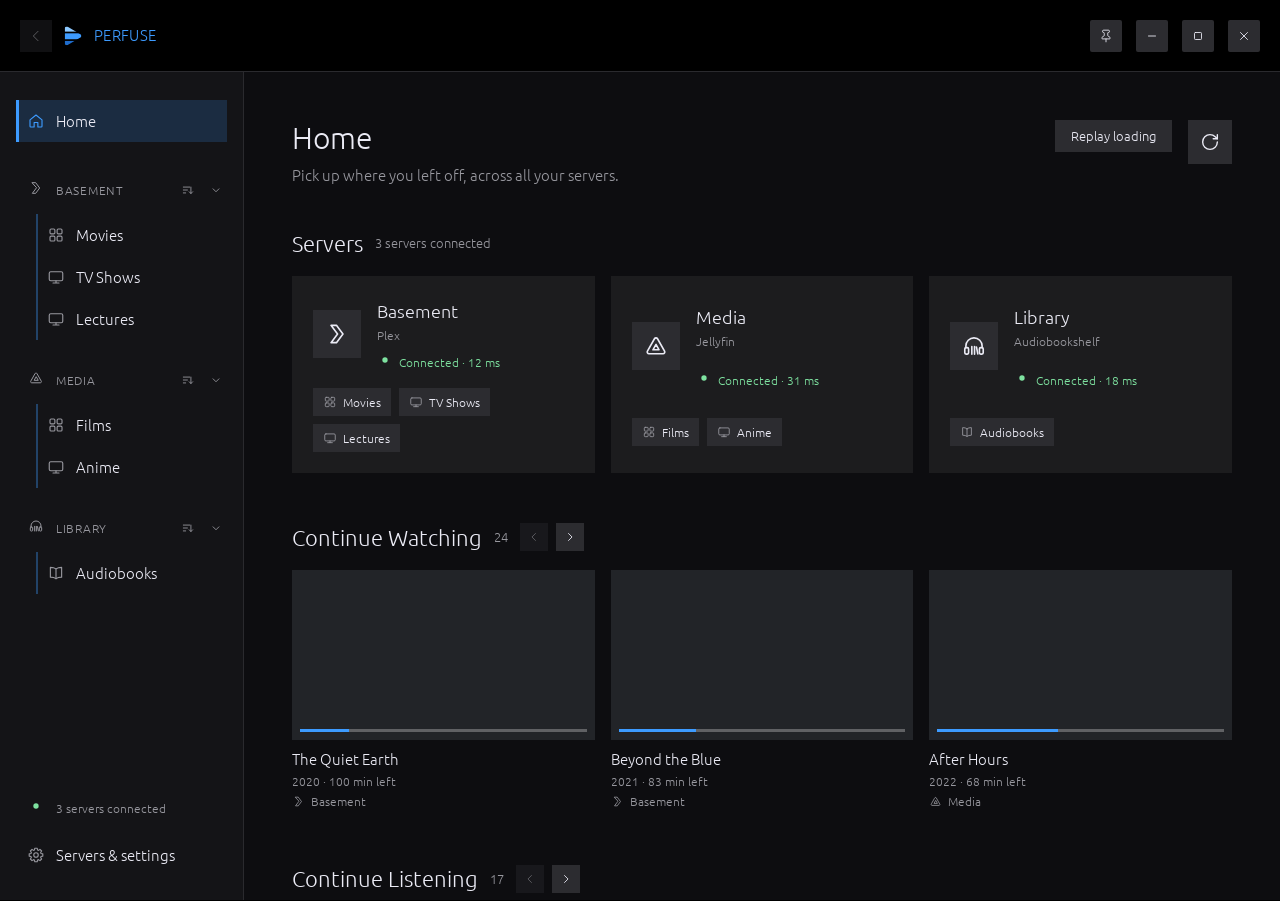
<file: docs/design/multi-server/preview.html>
<!doctype html>
<html lang="en">
<meta charset="utf-8">
<title>Perfuse shelf preview</title>
<meta http-equiv="refresh" content="0;url=index.html?preview=1">
<a href="index.html?preview=1">Open the interactive Perfuse shelf preview</a>
</html>
</file>
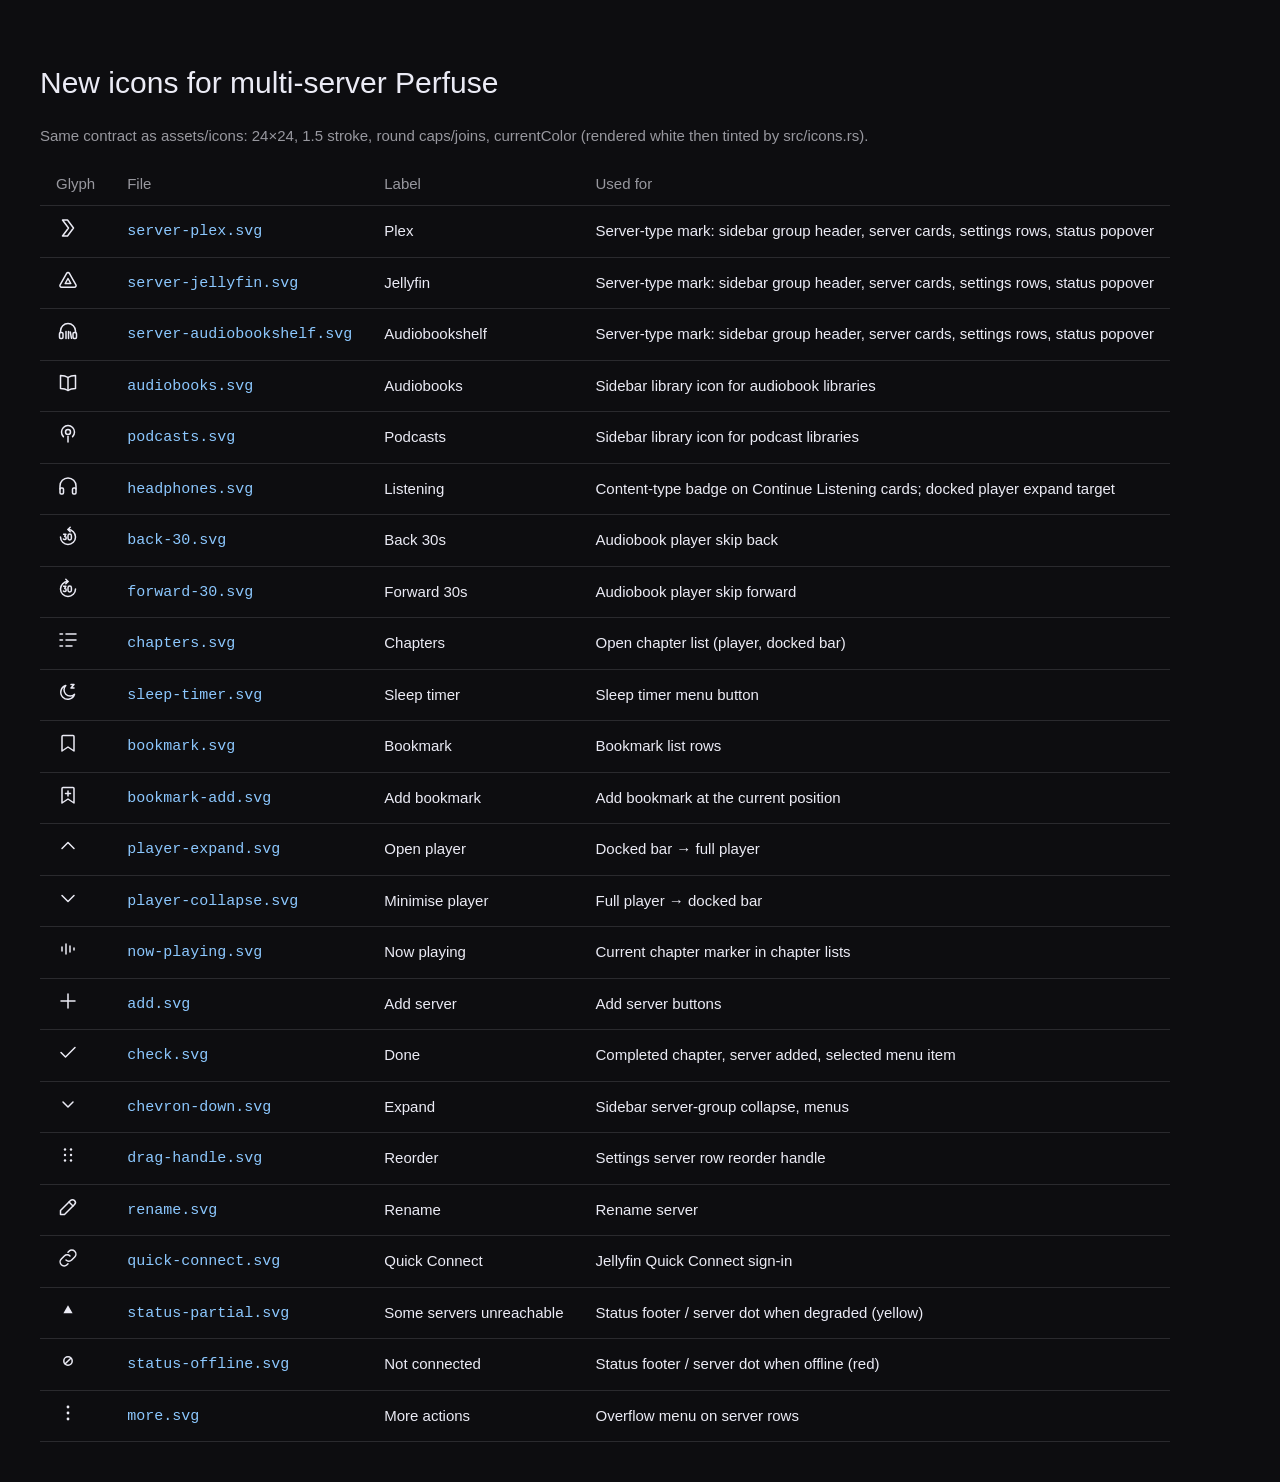
<file: docs/design/multi-server/handoff/icons/preview.html>
<!doctype html><meta charset="utf-8"><title>Perfuse — new icons (multi-server)</title>
<style>body{background:#0d0d10;color:#ebebf5;font:15px/1.5 'Segoe UI',sans-serif;padding:32px}table{border-collapse:collapse}td,th{padding:10px 16px;border-bottom:1px solid #2a2a2e;text-align:left;vertical-align:middle}th{color:#98989f;font-weight:400}.g svg{width:24px;height:24px;color:#ebebf5}code{color:#8cc8ff}</style>
<h1 style="font-weight:300">New icons for multi-server Perfuse</h1><p style="color:#98989f">Same contract as assets/icons: 24×24, 1.5 stroke, round caps/joins, currentColor (rendered white then tinted by src/icons.rs).</p>
<table><tr><th>Glyph</th><th>File</th><th>Label</th><th>Used for</th></tr><tr><td class="g"><svg xmlns="http://www.w3.org/2000/svg" width="24" height="24" viewBox="0 0 24 24" fill="none" stroke="currentColor" stroke-width="1.5" stroke-linecap="round" stroke-linejoin="round" role="img" aria-label="Plex"><title>Plex</title><path d="M6.5 4h5l6 8-6 8h-5l6-8z"/></svg>
</td><td><code>server-plex.svg</code></td><td>Plex</td><td>Server-type mark: sidebar group header, server cards, settings rows, status popover</td></tr>
<tr><td class="g"><svg xmlns="http://www.w3.org/2000/svg" width="24" height="24" viewBox="0 0 24 24" fill="none" stroke="currentColor" stroke-width="1.5" stroke-linecap="round" stroke-linejoin="round" role="img" aria-label="Jellyfin"><title>Jellyfin</title><path d="M10.6 5.3a1.6 1.6 0 0 1 2.8 0l6.5 11.5a1.6 1.6 0 0 1-1.4 2.4H5.5a1.6 1.6 0 0 1-1.4-2.4z"/><path d="M12 10.5l-2.8 5h5.6z"/></svg>
</td><td><code>server-jellyfin.svg</code></td><td>Jellyfin</td><td>Server-type mark: sidebar group header, server cards, settings rows, status popover</td></tr>
<tr><td class="g"><svg xmlns="http://www.w3.org/2000/svg" width="24" height="24" viewBox="0 0 24 24" fill="none" stroke="currentColor" stroke-width="1.5" stroke-linecap="round" stroke-linejoin="round" role="img" aria-label="Audiobookshelf"><title>Audiobookshelf</title><path d="M4.5 13.5V12a7.5 7.5 0 0 1 15 0v1.5"/><rect x="3.5" y="13.5" width="3.5" height="6" rx="1.2"/><rect x="17" y="13.5" width="3.5" height="6" rx="1.2"/><path d="M10 12.5v7M12.5 12.5v7M14.3 13l1.2 6.3"/></svg>
</td><td><code>server-audiobookshelf.svg</code></td><td>Audiobookshelf</td><td>Server-type mark: sidebar group header, server cards, settings rows, status popover</td></tr>
<tr><td class="g"><svg xmlns="http://www.w3.org/2000/svg" width="24" height="24" viewBox="0 0 24 24" fill="none" stroke="currentColor" stroke-width="1.5" stroke-linecap="round" stroke-linejoin="round" role="img" aria-label="Audiobooks"><title>Audiobooks</title><path d="M12 6.5C10.2 5.2 7.7 4.5 4.5 4.5v13c3.2 0 5.7.7 7.5 2 1.8-1.3 4.3-2 7.5-2v-13c-3.2 0-5.7.7-7.5 2z"/><path d="M12 6.5v13"/></svg>
</td><td><code>audiobooks.svg</code></td><td>Audiobooks</td><td>Sidebar library icon for audiobook libraries</td></tr>
<tr><td class="g"><svg xmlns="http://www.w3.org/2000/svg" width="24" height="24" viewBox="0 0 24 24" fill="none" stroke="currentColor" stroke-width="1.5" stroke-linecap="round" stroke-linejoin="round" role="img" aria-label="Podcasts"><title>Podcasts</title><circle cx="12" cy="10" r="2.5"/><path d="M12 14.5v5.5"/><path d="M7.4 14.6a6.5 6.5 0 1 1 9.2 0"/></svg>
</td><td><code>podcasts.svg</code></td><td>Podcasts</td><td>Sidebar library icon for podcast libraries</td></tr>
<tr><td class="g"><svg xmlns="http://www.w3.org/2000/svg" width="24" height="24" viewBox="0 0 24 24" fill="none" stroke="currentColor" stroke-width="1.5" stroke-linecap="round" stroke-linejoin="round" role="img" aria-label="Listening"><title>Listening</title><path d="M4 15v-3a8 8 0 0 1 16 0v3"/><rect x="4" y="14" width="3.5" height="6" rx="1.2"/><rect x="16.5" y="14" width="3.5" height="6" rx="1.2"/></svg>
</td><td><code>headphones.svg</code></td><td>Listening</td><td>Content-type badge on Continue Listening cards; docked player expand target</td></tr>
<tr><td class="g"><svg xmlns="http://www.w3.org/2000/svg" width="24" height="24" viewBox="0 0 24 24" fill="none" stroke="currentColor" stroke-width="1.5" stroke-linecap="round" stroke-linejoin="round" role="img" aria-label="Back 30s"><title>Back 30s</title><path d="M12 4.5a7.5 7.5 0 1 1-7.5 7.5"/><path d="M14.2 2.3L12 4.5l2.2 2.2"/><path d="M7.6 9.2h2.3L8.7 11.4c.9 0 1.5.6 1.5 1.5a1.6 1.6 0 0 1-2.8 1.1"/><rect x="12" y="9" width="3.4" height="6" rx="1.7"/></svg>
</td><td><code>back-30.svg</code></td><td>Back 30s</td><td>Audiobook player skip back</td></tr>
<tr><td class="g"><svg xmlns="http://www.w3.org/2000/svg" width="24" height="24" viewBox="0 0 24 24" fill="none" stroke="currentColor" stroke-width="1.5" stroke-linecap="round" stroke-linejoin="round" role="img" aria-label="Forward 30s"><title>Forward 30s</title><path d="M12 4.5a7.5 7.5 0 1 0 7.5 7.5"/><path d="M9.8 2.3L12 4.5 9.8 6.7"/><path d="M7.6 9.2h2.3L8.7 11.4c.9 0 1.5.6 1.5 1.5a1.6 1.6 0 0 1-2.8 1.1"/><rect x="12" y="9" width="3.4" height="6" rx="1.7"/></svg>
</td><td><code>forward-30.svg</code></td><td>Forward 30s</td><td>Audiobook player skip forward</td></tr>
<tr><td class="g"><svg xmlns="http://www.w3.org/2000/svg" width="24" height="24" viewBox="0 0 24 24" fill="none" stroke="currentColor" stroke-width="1.5" stroke-linecap="round" stroke-linejoin="round" role="img" aria-label="Chapters"><title>Chapters</title><path d="M4 6h2.5M4 12h2.5M4 18h2.5M10 6h10M10 12h10M10 18h6"/></svg>
</td><td><code>chapters.svg</code></td><td>Chapters</td><td>Open chapter list (player, docked bar)</td></tr>
<tr><td class="g"><svg xmlns="http://www.w3.org/2000/svg" width="24" height="24" viewBox="0 0 24 24" fill="none" stroke="currentColor" stroke-width="1.5" stroke-linecap="round" stroke-linejoin="round" role="img" aria-label="Sleep timer"><title>Sleep timer</title><path d="M18.5 14.2A7 7 0 1 1 9.8 5.5a5.6 5.6 0 0 0 8.7 8.7z"/><path d="M15 4.5h3l-3 3.5h3"/></svg>
</td><td><code>sleep-timer.svg</code></td><td>Sleep timer</td><td>Sleep timer menu button</td></tr>
<tr><td class="g"><svg xmlns="http://www.w3.org/2000/svg" width="24" height="24" viewBox="0 0 24 24" fill="none" stroke="currentColor" stroke-width="1.5" stroke-linecap="round" stroke-linejoin="round" role="img" aria-label="Bookmark"><title>Bookmark</title><path d="M7 4.5h10a1 1 0 0 1 1 1V20l-6-4-6 4V5.5a1 1 0 0 1 1-1z"/></svg>
</td><td><code>bookmark.svg</code></td><td>Bookmark</td><td>Bookmark list rows</td></tr>
<tr><td class="g"><svg xmlns="http://www.w3.org/2000/svg" width="24" height="24" viewBox="0 0 24 24" fill="none" stroke="currentColor" stroke-width="1.5" stroke-linecap="round" stroke-linejoin="round" role="img" aria-label="Add bookmark"><title>Add bookmark</title><path d="M7 4.5h10a1 1 0 0 1 1 1V20l-6-4-6 4V5.5a1 1 0 0 1 1-1z"/><path d="M12 8v5M9.5 10.5h5"/></svg>
</td><td><code>bookmark-add.svg</code></td><td>Add bookmark</td><td>Add bookmark at the current position</td></tr>
<tr><td class="g"><svg xmlns="http://www.w3.org/2000/svg" width="24" height="24" viewBox="0 0 24 24" fill="none" stroke="currentColor" stroke-width="1.5" stroke-linecap="round" stroke-linejoin="round" role="img" aria-label="Open player"><title>Open player</title><path d="M6 14.5l6-6 6 6"/></svg>
</td><td><code>player-expand.svg</code></td><td>Open player</td><td>Docked bar → full player</td></tr>
<tr><td class="g"><svg xmlns="http://www.w3.org/2000/svg" width="24" height="24" viewBox="0 0 24 24" fill="none" stroke="currentColor" stroke-width="1.5" stroke-linecap="round" stroke-linejoin="round" role="img" aria-label="Minimise player"><title>Minimise player</title><path d="M6 9.5l6 6 6-6"/></svg>
</td><td><code>player-collapse.svg</code></td><td>Minimise player</td><td>Full player → docked bar</td></tr>
<tr><td class="g"><svg xmlns="http://www.w3.org/2000/svg" width="24" height="24" viewBox="0 0 24 24" fill="none" stroke="currentColor" stroke-width="1.5" stroke-linecap="round" stroke-linejoin="round" role="img" aria-label="Now playing"><title>Now playing</title><path d="M6 10v4M10 7v10M14 9v6M18 11v2"/></svg>
</td><td><code>now-playing.svg</code></td><td>Now playing</td><td>Current chapter marker in chapter lists</td></tr>
<tr><td class="g"><svg xmlns="http://www.w3.org/2000/svg" width="24" height="24" viewBox="0 0 24 24" fill="none" stroke="currentColor" stroke-width="1.5" stroke-linecap="round" stroke-linejoin="round" role="img" aria-label="Add server"><title>Add server</title><path d="M12 5v14M5 12h14"/></svg>
</td><td><code>add.svg</code></td><td>Add server</td><td>Add server buttons</td></tr>
<tr><td class="g"><svg xmlns="http://www.w3.org/2000/svg" width="24" height="24" viewBox="0 0 24 24" fill="none" stroke="currentColor" stroke-width="1.5" stroke-linecap="round" stroke-linejoin="round" role="img" aria-label="Done"><title>Done</title><path d="M5 12.5l4.5 4.5L19 7.5"/></svg>
</td><td><code>check.svg</code></td><td>Done</td><td>Completed chapter, server added, selected menu item</td></tr>
<tr><td class="g"><svg xmlns="http://www.w3.org/2000/svg" width="24" height="24" viewBox="0 0 24 24" fill="none" stroke="currentColor" stroke-width="1.5" stroke-linecap="round" stroke-linejoin="round" role="img" aria-label="Expand"><title>Expand</title><path d="M7 10l5 5 5-5"/></svg>
</td><td><code>chevron-down.svg</code></td><td>Expand</td><td>Sidebar server-group collapse, menus</td></tr>
<tr><td class="g"><svg xmlns="http://www.w3.org/2000/svg" width="24" height="24" viewBox="0 0 24 24" fill="none" stroke="currentColor" stroke-width="1.5" stroke-linecap="round" stroke-linejoin="round" role="img" aria-label="Reorder"><title>Reorder</title><circle cx="9" cy="6.5" r="1.2" fill="currentColor" stroke="none"/><circle cx="15" cy="6.5" r="1.2" fill="currentColor" stroke="none"/><circle cx="9" cy="12" r="1.2" fill="currentColor" stroke="none"/><circle cx="15" cy="12" r="1.2" fill="currentColor" stroke="none"/><circle cx="9" cy="17.5" r="1.2" fill="currentColor" stroke="none"/><circle cx="15" cy="17.5" r="1.2" fill="currentColor" stroke="none"/></svg>
</td><td><code>drag-handle.svg</code></td><td>Reorder</td><td>Settings server row reorder handle</td></tr>
<tr><td class="g"><svg xmlns="http://www.w3.org/2000/svg" width="24" height="24" viewBox="0 0 24 24" fill="none" stroke="currentColor" stroke-width="1.5" stroke-linecap="round" stroke-linejoin="round" role="img" aria-label="Rename"><title>Rename</title><path d="M4.5 19.5h4l10-10a2.8 2.8 0 0 0-4-4l-10 10z"/><path d="M13 7l4 4"/></svg>
</td><td><code>rename.svg</code></td><td>Rename</td><td>Rename server</td></tr>
<tr><td class="g"><svg xmlns="http://www.w3.org/2000/svg" width="24" height="24" viewBox="0 0 24 24" fill="none" stroke="currentColor" stroke-width="1.5" stroke-linecap="round" stroke-linejoin="round" role="img" aria-label="Quick Connect"><title>Quick Connect</title><path d="M10 14a4 4 0 0 0 5.7 0l3-3a4 4 0 0 0-5.7-5.7l-1 1"/><path d="M14 10a4 4 0 0 0-5.7 0l-3 3a4 4 0 0 0 5.7 5.7l1-1"/></svg>
</td><td><code>quick-connect.svg</code></td><td>Quick Connect</td><td>Jellyfin Quick Connect sign-in</td></tr>
<tr><td class="g"><svg xmlns="http://www.w3.org/2000/svg" width="24" height="24" viewBox="0 0 24 24" fill="none" stroke="currentColor" stroke-width="1.5" stroke-linecap="round" stroke-linejoin="round" role="img" aria-label="Some servers unreachable"><title>Some servers unreachable</title><path d="M12 7.2l4.6 8.1H7.4z" fill="currentColor" stroke="none"/></svg>
</td><td><code>status-partial.svg</code></td><td>Some servers unreachable</td><td>Status footer / server dot when degraded (yellow)</td></tr>
<tr><td class="g"><svg xmlns="http://www.w3.org/2000/svg" width="24" height="24" viewBox="0 0 24 24" fill="none" stroke="currentColor" stroke-width="1.5" stroke-linecap="round" stroke-linejoin="round" role="img" aria-label="Not connected"><title>Not connected</title><circle cx="12" cy="12" r="4.2"/><path d="M9.2 14.8l5.6-5.6"/></svg>
</td><td><code>status-offline.svg</code></td><td>Not connected</td><td>Status footer / server dot when offline (red)</td></tr>
<tr><td class="g"><svg xmlns="http://www.w3.org/2000/svg" width="24" height="24" viewBox="0 0 24 24" fill="none" stroke="currentColor" stroke-width="1.5" stroke-linecap="round" stroke-linejoin="round" role="img" aria-label="More actions"><title>More actions</title><circle cx="12" cy="6" r="1.4" fill="currentColor" stroke="none"/><circle cx="12" cy="12" r="1.4" fill="currentColor" stroke="none"/><circle cx="12" cy="18" r="1.4" fill="currentColor" stroke="none"/></svg>
</td><td><code>more.svg</code></td><td>More actions</td><td>Overflow menu on server rows</td></tr></table>
</file>
<file: docs/design/multi-server/css/app.css>
/* OD-LAYOUT-PRIMITIVES v1 — structure only: display, flex/grid, overflow, wrapping, ratio, geometry.
   Put this @layer first; product CSS outside the layer wins ordinary layout rules.
   Native hidden and closed-dialog states take precedence over component display rules. */
@layer od-layout {
  [hidden]:not([hidden="until-found" i]) { display: none !important; }
  dialog:not([open]) { display: none !important; }

  :where(.od-stack,.od-row,.od-row-top,.od-cluster,.od-grid,.od-field,.od-stat,.od-cell,.od-tile) > :where(*) { min-width: 0; }

  .od-stack   { display: flex; flex-direction: column; gap: var(--od-gap, 8px); }
  .od-row     { display: flex; align-items: center; gap: var(--od-gap, 8px); }
  .od-row-top { display: flex; align-items: flex-start; gap: var(--od-gap, 8px); }
  .od-cluster { display: flex; flex-wrap: wrap; align-items: center; gap: var(--od-gap, 8px); }
  .od-fill    { flex: 1 1 0; min-width: 0; }
  .od-fixed   { flex: none; }
  .od-grid    { display: grid; gap: var(--od-gap, 12px); grid-template-columns: repeat(var(--od-cols, 3), minmax(0, 1fr)); }

  .od-stat, .od-field, .od-cell { display: grid; gap: var(--od-gap, 2px); }
  :where(.od-stat,.od-field,.od-cell) > :where(*) { display: block; }
  .od-tile { display: grid; grid-template-rows: auto 1fr; }
  :where(.od-tile) > :where(*) { display: block; }

  .od-media { display: block; width: 100%; height: auto; aspect-ratio: var(--od-ratio, auto); }
  .od-media-cover { object-fit: cover; }

  .od-icon { display: inline-block; inline-size: var(--od-icon-size, 1em); block-size: var(--od-icon-size, 1em); flex: none; }

  .od-truncate { display: block; max-width: 100%; overflow: hidden; white-space: nowrap; text-overflow: ellipsis; }
  .od-clamp-2, .od-clamp-3 { display: -webkit-box; -webkit-box-orient: vertical; overflow: hidden; overflow-wrap: anywhere; }
  .od-clamp-2 { -webkit-line-clamp: 2; }
  .od-clamp-3 { -webkit-line-clamp: 3; }
  .od-lines-2 { min-height: calc(2 * 1.4em); }
  .od-nowrap  { white-space: nowrap; }
  .od-keep    { word-break: keep-all; overflow-wrap: anywhere; }

  .od-screen { display: grid; grid-template-rows: auto minmax(0, 1fr) auto; height: 100%; }
  .od-scroll { overflow-y: auto; overscroll-behavior: contain; min-height: 0; }

  .od-rail { display: flex; gap: var(--od-gap, 8px); overflow-x: auto; scroll-snap-type: x proximity; scrollbar-width: none;
             padding-inline: var(--od-rail-pad, 16px); scroll-padding-inline: var(--od-rail-pad, 16px); }
  .od-rail::-webkit-scrollbar { display: none; }
  :where(.od-rail) > :where(*) { flex: none; scroll-snap-align: start; }
  :where(.od-rail) > :where(:last-child) { margin-inline-end: var(--od-rail-pad, 16px); }

  .od-spacer { flex: none; visibility: hidden; pointer-events: none; }
  .od-touch  { min-width: 44px; min-height: 44px; }
}
:root [hidden]:where(:not([hidden="until-found" i])) { display: none; }
/* /OD-LAYOUT-PRIMITIVES v1 */

/* ─────────────────────────────────────────────────────────────
   Perfuse tokens — values mirror the Color32 constants in src/main.rs.
   New tokens (WARN, ERROR, status) are marked NEW.
   ───────────────────────────────────────────────────────────── */
@font-face {
  font-family: 'Ubuntu Perfuse';
  src: url('../fonts/Ubuntu-Light.ttf') format('truetype');
  font-weight: 300 400;
  font-display: swap;
}

:root {
  color-scheme: dark;
  --font: 'Ubuntu Perfuse', 'Ubuntu', 'Segoe UI', sans-serif;

  --c-titlebar: #000000;          /* panel_fill BLACK */
  --c-sidebar: #141417;           /* (20,20,23) */
  --c-main: #0d0d10;              /* (13,13,16) */
  --c-panel: #1c1c1e;             /* PANEL */
  --c-panel-raised: #222428;      /* (34,36,40) placeholder/raised */
  --c-control: #2c2c30;           /* CONTROL */
  --c-control-hover: #3e3e43;     /* CONTROL_HOVER */
  --c-control-pressed: #1f3a5c;   /* CONTROL_PRESSED */
  --c-selected: #172a40;          /* sidebar selected (23,42,64) */
  --c-selected-hover: #1c3352;
  --c-divider: #2a2a2e;
  --c-text: #ebebf5;              /* TEXT */
  --c-muted: #98989f;             /* MUTED */
  --c-faint: #6e6e75;             /* disabled text (contrast ≥3:1 for large/glyphs only) */
  --c-accent: #3d9bff;            /* ACCENT */
  --c-on-light: #0d0d10;          /* text on white primary pill */
  --c-green: #7ee2a0;             /* GREEN */
  --c-warn: #f2c94c;              /* NEW  WARN  (242,201,76) */
  --c-error: #ff8a80;             /* NEW  ERROR (255,138,128) — status red */
  --c-error-text: #ffa096;        /* ERROR_TEXT */
  --c-track: #414141;             /* progress track (65) */
  --c-buffer: #6e6e6e;            /* buffered (110) */

  /* Sidebar library menus use the accent only. */
  --tint-0: var(--c-accent);
  --tint-1: var(--c-accent);
  --tint-2: var(--c-accent);
  --tint-3: var(--c-accent);
  --tint-4: var(--c-accent);

  /* Buttons, inputs, menu rows and popovers are square with a softened edge (EDGE). */
  --r-edge: 0;
  --r-card: 0;
  --r-item: var(--r-edge);
  --r-control: var(--r-edge);
  --r-panel: 0;
  --r-pill: var(--r-edge);

  --s-1: 4px; --s-2: 8px; --s-3: 12px; --s-4: 16px; --s-5: 20px; --s-6: 24px; --s-7: 28px; --s-8: 32px; --s-10: 40px; --s-12: 48px;

  --fs-caption: 12px;
  --fs-small: 13px;
  --fs-body: 15px;
  --fs-lead: 16px;
  --fs-h3: 18px;
  --fs-h2: 22px;
  --fs-h1: 30px;
  --fs-display: 36px;

  --titlebar-h: 72px;
  --sidebar-w: 244px;
  --dock-h: 88px;

  --t-fast: 150ms;
  --t-base: 220ms;
  --ease-out: cubic-bezier(.2,.7,.2,1);
}

* { box-sizing: border-box; }
html, body { height: 100%; margin: 0; }
body {
  font-family: var(--font); font-weight: 300; font-size: var(--fs-body); line-height: 1.5;
  background: var(--c-titlebar); color: var(--c-text); -webkit-font-smoothing: antialiased;
}
button, input, select { font: inherit; color: inherit; }
button { cursor: pointer; }
h1, h2, h3, h4, p { margin: 0; font-weight: 300; }
a { color: var(--c-accent); }
:focus-visible { outline: 2px solid var(--c-accent); outline-offset: 2px; }
.visually-hidden { position: absolute !important; width: 1px; height: 1px; overflow: hidden; clip: rect(0 0 0 0); white-space: nowrap; }
.muted { color: var(--c-muted); }
.caption { font-size: var(--fs-caption); color: var(--c-muted); }

/* ── App shell ── */
.app { display: grid; grid-template-rows: var(--titlebar-h) minmax(0, 1fr); height: 100vh; min-width: 860px; }
.titlebar { display: flex; align-items: center; gap: var(--s-3); padding: 0 var(--s-5); background: var(--c-titlebar); border-bottom: 1px solid var(--c-divider); }
.brand { display: flex; align-items: center; gap: var(--s-3); color: var(--c-accent); font-size: var(--fs-body); letter-spacing: .02em; }
.brand svg { width: 18px; height: 20px; }
.titlebar .od-fill { flex: 1; }
.win-ctrl { width: 32px; height: 32px; border-radius: 2px; background: var(--c-control); display: grid; place-items: center; color: var(--c-text); --od-icon-size: 14px; }
.win-ctrls { display: flex; gap: 14px; }
.body { display: grid; grid-template-columns: var(--sidebar-w) minmax(0, 1fr); min-height: 0; }
.body.no-sidebar { grid-template-columns: minmax(0, 1fr); }

.icon-btn {
  width: 32px; height: 32px; border-radius: var(--r-edge); border: 0; background: var(--c-control); color: var(--c-text);
  display: inline-grid; place-items: center; --od-icon-size: 16px; flex: none;
  transition: background var(--t-fast) var(--ease-out);
}
.icon-btn.lg { width: 44px; height: 44px; --od-icon-size: 22px; }
.icon-btn.xl { width: 64px; height: 64px; --od-icon-size: 28px; background: var(--c-text); color: var(--c-on-light); }
.icon-btn.ghost { background: transparent; }
.icon-btn:disabled { opacity: .38; cursor: default; }
@media (hover: hover) {
  .icon-btn:not(:disabled):hover { background: var(--c-control-hover); color: var(--c-text); }
  .icon-btn.xl:not(:disabled):hover { background: #ffffff; color: var(--c-on-light); }
}
.icon-btn:not(:disabled):active { background: var(--c-control-pressed); }
.icon-btn[aria-pressed="true"], .icon-btn.on { background: var(--c-control-pressed); color: var(--c-accent); }

/* ── Buttons (assets/buttons) ── */
.btn {
  display: inline-flex; align-items: center; gap: var(--s-2); height: 44px; padding: 0 var(--s-6); border: 0;
  border-radius: var(--r-pill); font-size: var(--fs-body); white-space: nowrap; --od-icon-size: 18px;
  transition: background var(--t-fast) var(--ease-out);
}
.btn-primary { background: #ffffff; color: var(--c-on-light); }
.btn-secondary { background: var(--c-control); color: var(--c-text); }
.btn-danger { background: #5a1f1c; color: #ffd9d4; }
.btn-text { background: transparent; color: var(--c-accent); padding: 0 var(--s-2); height: 32px; }
.btn.sm { height: 32px; padding: 0 var(--s-4); font-size: var(--fs-small); --od-icon-size: 14px; }
.btn:disabled { opacity: .38; cursor: default; }
@media (hover: hover) {
  .btn-primary:not(:disabled):hover { background: #dcdce4; color: var(--c-on-light); }
  .btn-secondary:not(:disabled):hover { background: var(--c-control-hover); color: var(--c-text); }
  .btn-danger:not(:disabled):hover { background: #74271f; color: #ffffff; }
  .btn-text:not(:disabled):hover { color: #8cc8ff; text-decoration: underline; }
}
.btn-secondary:not(:disabled):active { background: var(--c-control-pressed); }

/* ── Sidebar ── */
.sidebar { background: var(--c-sidebar); border-right: 1px solid var(--c-divider); display: grid; grid-template-rows: auto minmax(0, 1fr) auto; min-height: 0; }
/* One grid: top-level icons 20px and labels 40px from the 16px panel edge;
   library rows indent 20px so their icons sit on the label column. */
.sidebar-top { padding: var(--s-7) var(--s-4) var(--s-2); }
.side-scroll { overflow-y: auto; padding: 0 var(--s-4) var(--s-4); scrollbar-width: thin; scrollbar-color: var(--c-control) transparent; }
.nav-item {
  --tone: var(--c-accent);
  display: flex; align-items: center; gap: 11px; width: 100%; height: 42px; padding: 0 10px 0 11px; border: 0; border-radius: var(--r-item);
  background: transparent; color: var(--c-text); text-align: left; --od-icon-size: 18px;
}
.nav-item .od-icon { color: var(--c-muted); }
.server-libs { margin-left: 20px; border-left: 2px solid color-mix(in srgb, var(--tint) 35%, transparent); }
.server-libs .nav-item { --tone: var(--tint); margin-left: -2px; }

.nav-item[aria-current="page"] { background: color-mix(in srgb, var(--tone) 18%, var(--c-sidebar)); box-shadow: inset 3px 0 0 var(--tone); }
.nav-item[aria-current="page"] .od-icon { color: var(--tone); }
.nav-item:focus-visible { outline: 1px solid var(--tone); outline-offset: -1px; }
@media (hover: hover) { .nav-item:not([aria-current="page"]):hover { background: color-mix(in srgb, var(--tone) 7%, var(--c-sidebar)); box-shadow: inset 3px 0 0 color-mix(in srgb, var(--tone) 60%, transparent); } }
.nav-item.dim { color: var(--c-faint); }
.nav-item.dim .od-icon { color: var(--c-faint); }
.nav-item .count { margin-left: auto; font-size: var(--fs-caption); color: var(--c-muted); }

.server-group { margin-top: var(--s-6); }
.server-head { display: flex; align-items: center; gap: var(--s-1); height: 32px; margin-bottom: var(--s-2); }
.server-head-link {
  display: flex; align-items: center; gap: 12px; flex: 1; min-width: 0; height: 32px; padding: 0 10px 0 12px; border: 0; border-radius: var(--r-item);
  background: transparent; color: var(--c-muted); font-size: var(--fs-caption); letter-spacing: .06em; text-transform: uppercase; text-align: left; --od-icon-size: 16px;
}
.server-head-link .name { flex: 1; min-width: 0; }
.server-head-link[aria-current="page"] { color: var(--c-text); background: var(--c-selected); }
.server-head-link .kind { color: var(--c-muted); }
@media (hover: hover) { .server-head-link:hover { color: var(--c-text); } }
.server-head .icon-btn { width: 24px; height: 24px; --od-icon-size: 14px; background: transparent; color: var(--c-muted); }
.server-head .icon-btn[aria-pressed="true"] { background: var(--c-control-pressed); color: #8cc8ff; }
.collapse-btn .od-icon { transition: transform var(--t-fast) var(--ease-out); }
.collapse-btn[aria-expanded="false"] .od-icon { transform: rotate(-90deg); }
.group-offline { font-size: var(--fs-caption); color: var(--c-muted); padding: 0 10px var(--s-2) 38px; }

.status-glyph { --od-icon-size: 16px; }
.st-online { color: var(--c-green); }
.st-partial { color: var(--c-warn); }
.st-offline { color: var(--c-error); }
.st-checking { color: var(--c-muted); }

.sidebar-foot { padding: var(--s-3) var(--s-4) var(--s-6); display: grid; gap: var(--s-2); position: relative; }
.status-btn {
  display: flex; align-items: center; gap: 12px; width: 100%; min-height: 36px; padding: 6px 10px 6px 12px; border: 0; border-radius: var(--r-item);
  background: transparent; font-size: var(--fs-caption); text-align: left;
}
.status-btn .label { flex: 1; }
.status-btn.st-online .label { color: var(--c-muted); }
@media (hover: hover) { .status-btn:hover { background: #1d1d21; } }
.status-btn[aria-expanded="true"] { background: #1d1d21; }
.status-btn.st-partial, .status-btn.st-offline { background: color-mix(in srgb, currentColor 9%, transparent); }

.popover {
  position: absolute; z-index: 30; left: var(--s-5); bottom: calc(100% - 4px); width: 340px;
  background: var(--c-panel); border: 1px solid var(--c-divider); border-radius: var(--r-edge); padding: var(--s-4);
  box-shadow: 0 16px 40px rgba(0,0,0,.55);
  animation: pop-in var(--t-base) var(--ease-out);
}
@keyframes pop-in { from { opacity: 0; transform: translateY(6px); } to { opacity: 1; transform: none; } }
.popover h3 { font-size: var(--fs-body); margin-bottom: var(--s-1); }
.popover .summary { font-size: var(--fs-caption); color: var(--c-muted); margin-bottom: var(--s-3); }
.pop-row { display: flex; align-items: center; gap: var(--s-3); padding: 10px 0; border-top: 1px solid var(--c-divider); }
.pop-row .kind { width: 32px; height: 32px; border-radius: 0; background: var(--c-control); display: grid; place-items: center; --od-icon-size: 18px; flex: none; }
.pop-row .od-field .t { font-size: var(--fs-small); }
.pop-row .od-field .s { font-size: var(--fs-caption); }
.pop-foot { display: flex; justify-content: space-between; align-items: center; padding-top: var(--s-3); border-top: 1px solid var(--c-divider); }

/* ── Main ── */
.main { display: grid; grid-template-rows: minmax(0, 1fr) auto; min-height: 0; background: var(--c-main); }
.content { overflow-y: auto; padding: var(--s-12) var(--s-12) var(--s-12); scrollbar-width: thin; scrollbar-color: var(--c-control) transparent; }
:root { view-transition-name: none; }
.content { view-transition-name: screen-content; background-color: var(--c-main); }
::view-transition { pointer-events: none; }
::view-transition-group(screen-content) { animation-duration: 120ms; animation-timing-function: ease-out; }
@media (prefers-reduced-motion: reduce) {
  ::view-transition-group(screen-content) { animation-duration: 0s; }
}
.page-head { display: flex; align-items: flex-start; gap: var(--s-4); margin-bottom: var(--s-10); }
.page-head .od-field { flex: 1; gap: var(--s-2); }
.page-head h1 { font-size: var(--fs-h1); line-height: 1.2; }
.page-head .sub { color: var(--c-muted); }
.crumb { display: flex; align-items: center; gap: var(--s-2); color: var(--c-muted); font-size: var(--fs-small); --od-icon-size: 16px; }
.crumb .sep { color: var(--c-faint); }
.section { margin-bottom: var(--s-12); }
.section-head { display: flex; align-items: center; gap: var(--s-3); margin-bottom: var(--s-4); }
.section-head h2 { font-size: var(--fs-h2); }
.section-head .meta { font-size: var(--fs-small); color: var(--c-muted); }
.section-head .od-fill { flex: 1; }
.rail-nav { display: flex; gap: var(--s-2); }
.rail-nav .icon-btn { width: 28px; height: 28px; --od-icon-size: 14px; }
.rail { display: flex; gap: var(--s-4); overflow-x: auto; scroll-behavior: smooth; scroll-snap-type: x mandatory; scrollbar-width: none; padding-bottom: var(--s-1); }
.shelf-page { flex: 0 0 100%; min-width: 0; display: grid; grid-template-columns: repeat(var(--shelf-columns), var(--shelf-width)); align-content: start; align-items: start; gap: var(--s-4); scroll-snap-align: start; }
.rail .shelf-page > .card { width: 100%; min-width: 0; }
.card.art-pending .art-svg { opacity: 0; }
.card:focus-visible .art { outline: 2px solid var(--c-accent); outline-offset: -2px; }
.card:focus-visible { outline-offset: -2px; }
.rail::-webkit-scrollbar { display: none; }
@media (prefers-reduced-motion: reduce) { .rail { scroll-behavior: auto; } * { animation: none !important; transition: none !important; } }
.note { display: flex; align-items: center; gap: var(--s-2); font-size: var(--fs-small); color: var(--c-muted); margin-top: var(--s-3); --od-icon-size: 16px; }
.note .od-icon { color: var(--c-warn); }

/* server cards on all-servers Home */
.server-cards { display: grid; grid-template-columns: repeat(auto-fill, minmax(260px, 1fr)); gap: var(--s-4); }
.server-card {
  display: grid; grid-template-columns: 48px minmax(0, 1fr); gap: var(--s-2) var(--s-4); align-items: center; padding: var(--s-5);
  background: var(--c-panel); border: 1px solid transparent; border-radius: 0; color: var(--c-text); text-align: left; width: 100%;
  transition: background var(--t-fast) var(--ease-out), border-color var(--t-fast) var(--ease-out);
}
@media (hover: hover) { .server-card:hover { background: #232327; border-color: #34343a; } }
.server-card .kind { width: 48px; height: 48px; border-radius: 0; background: var(--c-control); display: grid; place-items: center; --od-icon-size: 26px; grid-row: span 2; }
.server-card .name { font-size: var(--fs-h3); }
.server-card .od-field { gap: 2px; }
.server-card .state { display: flex; align-items: center; gap: 6px; font-size: var(--fs-caption); --od-icon-size: 14px; }
.server-card .libs { grid-column: 1 / -1; display: flex; flex-wrap: wrap; gap: var(--s-2); margin-top: var(--s-2); }
.chip { display: inline-flex; align-items: center; gap: 6px; height: 28px; padding: 0 10px; border-radius: var(--r-edge); background: var(--c-control); font-size: var(--fs-caption); color: var(--c-text); --od-icon-size: 14px; white-space: nowrap; }
.chip .od-icon { color: var(--c-muted); }
.server-card.offline { background: #1a1718; border-color: #3a2526; }
.server-card.offline .kind { color: var(--c-faint); }
.server-card.offline .libs .chip { color: var(--c-faint); }

/* media cards */
.card { display: grid; gap: var(--s-2); width: 232px; border: 0; padding: 0; background: transparent; color: var(--c-text); text-align: left; flex: none; }
.card.poster { width: 168px; }
.card.square { width: 184px; }
.art { position: relative; border-radius: var(--r-card); overflow: hidden; background: var(--c-panel-raised); }
.art svg.art-svg { display: block; width: 100%; height: auto; }
.card .art { transition: transform var(--t-fast) var(--ease-out), box-shadow var(--t-fast) var(--ease-out); }
@media (hover: hover) { .card:hover .art { box-shadow: 0 0 0 2px var(--c-accent); } .card:hover .t { color: #ffffff; } }
.card .od-field { gap: 2px; }
.card .t { font-size: var(--fs-body); }
.card .s { font-size: var(--fs-caption); color: var(--c-muted); }
.badge { position: absolute; top: 10px; right: 10px; padding: 1px 6px; border-radius: 0; background: rgba(0,0,0,.75); font-size: 11px; color: #fff; }
.type-badge { position: absolute; top: 10px; left: 10px; height: 24px; padding: 0 8px 0 6px; border-radius: 0; background: rgba(0,0,0,.72); display: inline-flex; align-items: center; gap: 4px; font-size: 11px; color: #fff; --od-icon-size: 14px; }
.check-badge { position: absolute; top: 10px; left: 10px; color: var(--c-accent); --od-icon-size: 20px; background: #fff; border-radius: 50%; width: 20px; height: 20px; display: grid; place-items: center; }
.check-badge .od-icon { --od-icon-size: 14px; color: var(--c-on-light); }
.progress { position: absolute; left: 8px; right: 8px; bottom: 8px; height: 3px; border-radius: 0; background: rgba(255,255,255,.28); }
.progress i { display: block; height: 100%; border-radius: 0; background: var(--c-accent); }
.src { display: flex; align-items: center; gap: 6px; font-size: var(--fs-caption); color: var(--c-muted); --od-icon-size: 13px; }

.grid-lib { display: grid; grid-template-columns: repeat(auto-fill, minmax(160px, 1fr)); gap: var(--s-6) var(--s-4); }
.grid-lib .card, .grid-lib .card.poster { width: 100%; max-width: 210px; min-width: 0; }
.grid-lib .card.square { max-width: 224px; }
.grid-lib.books { grid-template-columns: repeat(auto-fill, minmax(176px, 1fr)); }

/* empty / offline state */
.empty { display: grid; justify-items: start; gap: var(--s-3); padding: var(--s-10); background: var(--c-panel); border-radius: var(--r-panel); max-width: 640px; }
.empty .glyph { width: 48px; height: 48px; border-radius: 0; background: #3a2526; color: var(--c-error); display: grid; place-items: center; --od-icon-size: 24px; }
.empty h2 { font-size: var(--fs-h2); }
.empty p { color: var(--c-muted); }
.empty .actions { display: flex; gap: var(--s-3); margin-top: var(--s-2); }

/* ── Detail hero (shared video/book) ── */
.hero { display: grid; grid-template-columns: 200px minmax(0, 1fr); gap: var(--s-8); align-items: start; padding: var(--s-7); background: var(--c-panel); border-radius: var(--r-panel); margin-bottom: var(--s-8); }
.hero.video { grid-template-columns: 140px minmax(0, 1fr); }
.hero .od-field { gap: var(--s-2); }
.eyebrow { font-size: var(--fs-caption); letter-spacing: .06em; color: var(--c-accent); text-transform: uppercase; }
.hero h1 { font-size: var(--fs-display); line-height: 1.15; }
.hero .byline { font-size: var(--fs-lead); }
.hero .byline b { font-weight: 400; }
.meta-line { display: flex; flex-wrap: wrap; gap: 6px 16px; color: var(--c-muted); font-size: var(--fs-small); }
.meta-line span { white-space: nowrap; }
.hero p.desc { max-width: 70ch; margin-top: var(--s-2); }
.actions-row { display: flex; flex-wrap: wrap; align-items: center; gap: var(--s-3); margin: var(--s-2) 0 var(--s-8); }
.progress-line { display: grid; gap: 6px; width: 320px; }
.progress-line .bar { height: 4px; border-radius: 0; background: var(--c-track); }
.progress-line .bar i { display: block; height: 100%; border-radius: 0; background: var(--c-accent); }
.progress-line .caption { color: var(--c-muted); }

.two-col { display: grid; grid-template-columns: minmax(0, 1fr) 320px; gap: var(--s-8); align-items: start; }
.panel { background: var(--c-panel); border-radius: var(--r-panel); padding: var(--s-6); }
.panel h2 { font-size: var(--fs-h3); margin-bottom: var(--s-3); }

/* chapter list */
.chapter-list { list-style: none; margin: 0; padding: 0; }
.chapter {
  display: grid; grid-template-columns: 32px minmax(0, 1fr) auto; gap: var(--s-3); align-items: center; width: 100%;
  min-height: 52px; padding: 6px var(--s-3); border: 0; border-radius: var(--r-edge); background: transparent; color: var(--c-text); text-align: left;
}
.chapter .n { color: var(--c-muted); font-size: var(--fs-small); text-align: center; --od-icon-size: 16px; display: grid; place-items: center; }
.chapter .od-field { gap: 2px; }
.chapter .t { font-size: var(--fs-body); }
.chapter .mini { height: 3px; border-radius: 0; background: var(--c-track); width: 100%; margin-top: 4px; }
.chapter .mini i { display: block; height: 100%; border-radius: 0; background: var(--c-accent); }
.chapter .dur { font-size: var(--fs-small); color: var(--c-muted); font-variant-numeric: tabular-nums; white-space: nowrap; }
.chapter.done .t { color: var(--c-muted); }
.chapter.done .n { color: var(--c-green); }
.chapter.current { background: var(--c-selected); }
.chapter.current .n { color: var(--c-accent); }
@media (hover: hover) { .chapter:not(.current):hover { background: #26262a; } }

/* bookmarks */
.bm { display: grid; grid-template-columns: 20px minmax(0, 1fr) auto; gap: var(--s-3); align-items: center; padding: 10px 0; border-top: 1px solid var(--c-divider); --od-icon-size: 18px; }
.bm:first-child { border-top: 0; }
.bm .jump { border: 0; background: transparent; color: var(--c-text); text-align: left; padding: 0; }
.bm .jump .s { font-size: var(--fs-caption); color: var(--c-muted); }
.bm > .od-icon { color: var(--c-accent); }
.bm .icon-btn { width: 28px; height: 28px; --od-icon-size: 14px; background: transparent; color: var(--c-muted); }

/* ── Docked player ── */
.dock {
  display: grid; grid-template-columns: minmax(220px, 1fr) auto minmax(220px, 1fr); align-items: center; gap: var(--s-6);
  min-height: var(--dock-h); padding: var(--s-3) var(--s-6); background: #17171a; border-top: 1px solid var(--c-divider); position: relative;
}
.dock .now { display: flex; align-items: center; gap: var(--s-3); min-width: 0; border: 0; background: transparent; color: var(--c-text); text-align: left; padding: 0; }
.dock .now .art { width: 56px; height: 56px; flex: none; border-radius: 0; }
.dock .now .od-field { gap: 0; }
.dock .now .t { font-size: var(--fs-body); }
.dock .now .s { font-size: var(--fs-caption); color: var(--c-muted); }
.dock .center { display: grid; gap: 6px; justify-items: center; }
.dock .transport { display: flex; align-items: center; gap: var(--s-2); }
.dock .transport .icon-btn { background: transparent; --od-icon-size: 20px; }
.dock .transport .play { background: var(--c-text); color: var(--c-on-light); width: 40px; height: 40px; --od-icon-size: 25px; }
@media (hover: hover) { .dock .transport .play:hover { background: #fff; color: var(--c-on-light); } }
.dock .time-row { display: flex; align-items: center; gap: var(--s-3); font-size: 11px; color: var(--c-muted); font-variant-numeric: tabular-nums; width: 420px; }
.dock .time-row .track { flex: 1; height: 3px; border-radius: 0; background: var(--c-track); }
.dock .time-row .track i { display: block; height: 100%; border-radius: 0; background: var(--c-accent); }
.dock .side { display: flex; align-items: center; justify-content: flex-end; gap: var(--s-2); }
.dock .side .icon-btn { background: transparent; }
.speed-chip { height: 32px; min-width: 52px; padding: 0 10px; border: 0; border-radius: var(--r-edge); background: var(--c-control); color: var(--c-text); font-size: var(--fs-small); font-variant-numeric: tabular-nums; }
@media (hover: hover) { .speed-chip:hover { background: var(--c-control-hover); } }
.speed-chip.on { background: var(--c-control-pressed); color: #8cc8ff; }
.sleep-badge { font-size: 11px; color: #8cc8ff; font-variant-numeric: tabular-nums; }

/* menus */
.menu {
  position: absolute; z-index: 40; min-width: 200px; padding: 6px; background: var(--c-panel); border: 1px solid var(--c-divider); border-radius: var(--r-edge);
  box-shadow: 0 16px 40px rgba(0,0,0,.55); animation: pop-in var(--t-base) var(--ease-out);
}
.menu h4 { font-size: var(--fs-caption); color: var(--c-muted); padding: 6px 10px; text-transform: uppercase; letter-spacing: .06em; font-weight: 300; }
.menu button { display: flex; align-items: center; gap: var(--s-2); width: 100%; height: 36px; padding: 0 10px; border: 0; border-radius: var(--r-edge); background: transparent; color: var(--c-text); text-align: left; --od-icon-size: 16px; }
.menu button .od-icon { color: var(--c-accent); }
.menu button .tick { width: 16px; display: inline-grid; }
@media (hover: hover) { .menu button:hover { background: var(--c-control); } }
.menu button[aria-checked="true"] { color: #8cc8ff; }

/* ── Full player ── */
.player { display: grid; grid-template-columns: minmax(0, 1fr) 360px; gap: var(--s-10); min-height: 100%; }
.player-main { display: grid; align-content: start; gap: var(--s-6); }
.player-top { display: flex; align-items: center; gap: var(--s-3); }
.player-top .od-fill { flex: 1; }
.player-cover { display: grid; grid-template-columns: 240px minmax(0, 1fr); gap: var(--s-7); align-items: end; }
.player-cover .art { border-radius: 0; }
.player-cover .od-field { gap: var(--s-2); }
.player-cover h1 { font-size: var(--fs-h1); line-height: 1.2; }
.player-cover .chap-now { font-size: var(--fs-h3); color: var(--c-accent); }
.scrub { display: grid; gap: var(--s-2); }
.scrub .lbls { display: flex; justify-content: space-between; font-size: var(--fs-small); color: var(--c-muted); font-variant-numeric: tabular-nums; }
.scrub .lbls b { font-weight: 300; color: var(--c-text); }
input[type="range"].seek { -webkit-appearance: none; appearance: none; width: 100%; height: 24px; background: transparent; margin: 0; cursor: pointer; }
input[type="range"].seek::-webkit-slider-runnable-track { height: 4px; border-radius: 0; background: linear-gradient(to right, var(--c-accent) var(--pct, 0%), var(--c-track) var(--pct, 0%)); }
input[type="range"].seek::-moz-range-track { height: 4px; border-radius: 0; background: linear-gradient(to right, var(--c-accent) var(--pct, 0%), var(--c-track) var(--pct, 0%)); }
input[type="range"].seek::-webkit-slider-thumb { -webkit-appearance: none; width: 14px; height: 14px; margin-top: -5px; border-radius: 50%; background: #fff; border: 0; }
input[type="range"].seek::-moz-range-thumb { width: 14px; height: 14px; border-radius: 50%; background: #fff; border: 0; }
.book-track { position: relative; height: 14px; }
.book-track .line { position: absolute; left: 0; right: 0; top: 5px; height: 4px; border-radius: 0; background: var(--c-track); overflow: hidden; }
.book-track .line i { display: block; height: 100%; background: #5c7fa8; }
.book-track .tick { position: absolute; top: 2px; width: 2px; height: 10px; background: var(--c-main); border-radius: 0; }
.book-track .tick.cur { background: var(--c-accent); }
.big-transport { display: flex; align-items: center; justify-content: center; gap: var(--s-5); }
.big-transport .icon-btn.lg { background: transparent; --od-icon-size: 27.5px; }
.big-transport .icon-btn.xl { --od-icon-size: 35px; }
.player-tools { display: flex; align-items: center; justify-content: center; flex-wrap: wrap; gap: var(--s-3); position: relative; }
.tool { display: inline-flex; align-items: center; gap: var(--s-2); height: 40px; padding: 0 var(--s-4); border: 0; border-radius: var(--r-edge); background: var(--c-control); color: var(--c-text); font-size: var(--fs-small); --od-icon-size: 18px; white-space: nowrap; }
@media (hover: hover) { .tool:hover { background: var(--c-control-hover); } }
.tool.on { background: var(--c-control-pressed); color: #8cc8ff; }
.player-side { background: var(--c-panel); border-radius: var(--r-panel); padding: var(--s-4); display: grid; grid-template-rows: auto minmax(0, 1fr); max-height: calc(100vh - var(--titlebar-h) - var(--dock-h) - 96px); min-height: 420px; position: sticky; top: 0; }
.tabs { display: flex; gap: var(--s-1); padding: 4px; border-radius: var(--r-edge); background: #141417; margin-bottom: var(--s-3); }
.tabs button { flex: 1; height: 36px; border: 0; border-radius: var(--r-edge); background: transparent; color: var(--c-muted); font-size: var(--fs-small); }
.tabs button[aria-selected="true"] { background: var(--c-control); color: var(--c-text); }
.side-list { overflow-y: auto; scrollbar-width: thin; scrollbar-color: var(--c-control) transparent; }
.side-empty { color: var(--c-muted); font-size: var(--fs-small); padding: var(--s-4) var(--s-2); }

/* ── Settings ── */
.settings-section { margin-bottom: var(--s-12); max-width: 880px; }
.settings-section > .section-head { margin-bottom: var(--s-4); }
.server-list { list-style: none; margin: 0; padding: 0; display: grid; gap: var(--s-2); }
.srow { background: var(--c-panel); border-radius: 0; border: 1px solid transparent; }
.srow.drag-over { border-color: var(--c-accent); }
.srow.dragging { opacity: .5; }
.srow-main { display: grid; grid-template-columns: 28px 44px minmax(0, 1fr) auto auto; align-items: center; gap: var(--s-4); padding: var(--s-4) var(--s-4) var(--s-4) var(--s-2); }
.handle { width: 28px; height: 44px; border: 0; background: transparent; color: var(--c-faint); display: grid; place-items: center; cursor: grab; --od-icon-size: 18px; border-radius: var(--r-edge); }
@media (hover: hover) { .handle:hover { color: var(--c-text); background: var(--c-control); } }
.srow .kind { width: 44px; height: 44px; border-radius: 0; background: var(--c-control); display: grid; place-items: center; --od-icon-size: 24px; }
.srow .od-field { gap: 2px; }
.srow .name { font-size: var(--fs-lead); }
.srow .addr { font-size: var(--fs-caption); color: var(--c-muted); }
.srow .state { display: flex; align-items: center; gap: 6px; font-size: var(--fs-small); white-space: nowrap; --od-icon-size: 14px; }
.srow .row-actions { display: flex; align-items: center; gap: var(--s-2); position: relative; }
.srow-detail { border-top: 1px solid var(--c-divider); padding: var(--s-4) var(--s-6) var(--s-5) 92px; display: grid; gap: var(--s-4); }
.kv { display: grid; grid-template-columns: 140px minmax(0, 1fr); gap: var(--s-2) var(--s-4); font-size: var(--fs-small); }
.kv dt { color: var(--c-muted); }
.kv dd { margin: 0; overflow-wrap: anywhere; }
.lib-toggles { display: grid; gap: 2px; }
.lib-toggle { display: flex; align-items: center; gap: var(--s-3); min-height: 40px; font-size: var(--fs-small); --od-icon-size: 16px; }
.lib-toggle .od-icon { color: var(--c-muted); }
.lib-toggle .od-fill { flex: 1; }
.switch { position: relative; width: 40px; height: 24px; flex: none; }
.switch input { position: absolute; inset: 0; opacity: 0; margin: 0; cursor: pointer; }
.switch i { position: absolute; inset: 0; border-radius: 0; background: var(--c-control-hover); pointer-events: none; transition: background var(--t-fast); }
.switch i::after { content: ''; position: absolute; top: 3px; left: 3px; width: 18px; height: 18px; border-radius: 50%; background: #fff; transition: transform var(--t-fast) var(--ease-out); }
.switch input:checked + i { background: var(--c-accent); }
.switch input:checked + i::after { transform: translateX(16px); }
.switch input:focus-visible + i { outline: 2px solid var(--c-accent); outline-offset: 2px; }
.rename-input { height: 36px; padding: 0 var(--s-3); border-radius: var(--r-edge); border: 1px solid var(--c-accent); background: #141417; font-size: var(--fs-lead); width: 100%; max-width: 320px; }
.settings-note { font-size: var(--fs-small); color: var(--c-muted); margin-top: var(--s-3); }
.placeholder-block { background: var(--c-panel); border-radius: var(--r-panel); padding: var(--s-6); color: var(--c-muted); font-size: var(--fs-small); }

/* ── Add-server flow (onboarding + dialog) ── */
.onboard { display: grid; place-items: start center; overflow-y: auto; padding: 56px var(--s-6); background: var(--c-titlebar); }
.onboard-card { width: min(720px, 100%); background: var(--c-panel); border-radius: 0; padding: 44px; }
.onboard-logo { display: flex; align-items: center; gap: var(--s-4); color: var(--c-accent); font-size: 40px; letter-spacing: .02em; margin-bottom: var(--s-8); }
.onboard-logo svg { width: 36px; height: 40px; }
.onboard-card h1 { font-size: var(--fs-h2); margin-bottom: var(--s-2); }
.onboard-card .lead { color: var(--c-muted); font-size: var(--fs-lead); margin-bottom: var(--s-8); }
.kind-grid { display: grid; grid-template-columns: repeat(3, minmax(0, 1fr)); gap: var(--s-3); }
.kind-opt {
  display: grid; gap: var(--s-2); align-content: start; padding: var(--s-5); min-height: 150px; border: 1px solid #34343a; border-radius: 0;
  background: #19191c; color: var(--c-text); text-align: left; transition: border-color var(--t-fast), background var(--t-fast);
}
.kind-opt .kind { width: 44px; height: 44px; border-radius: 0; background: var(--c-control); display: grid; place-items: center; --od-icon-size: 24px; margin-bottom: var(--s-2); }
.kind-opt .t { font-size: var(--fs-lead); }
.kind-opt .s { font-size: var(--fs-caption); color: var(--c-muted); }
@media (hover: hover) { .kind-opt:hover { border-color: var(--c-accent); background: #1c2230; } }
.flow-head { display: flex; align-items: center; gap: var(--s-3); margin-bottom: var(--s-6); }
.flow-head .kind { width: 40px; height: 40px; border-radius: 0; background: var(--c-control); display: grid; place-items: center; --od-icon-size: 22px; }
.flow-head h2 { font-size: var(--fs-h2); flex: 1; }
.form { display: grid; gap: var(--s-5); }
.field { display: grid; gap: 6px; }
.field label { font-size: var(--fs-small); }
.field label .req { color: var(--c-muted); }
.field input[type="text"], .field input[type="url"], .field input[type="password"] {
  height: 44px; padding: 0 var(--s-4); border-radius: var(--r-edge); border: 1px solid #3a3a40; background: #141417; color: var(--c-text);
}
.field input:focus-visible { outline: none; border-color: var(--c-accent); box-shadow: 0 0 0 3px rgba(61,155,255,.25); }
.field .help { font-size: var(--fs-caption); color: var(--c-muted); }
.field .err { display: flex; align-items: center; gap: 6px; font-size: var(--fs-caption); color: var(--c-error-text); --od-icon-size: 14px; }
.field.invalid input { border-color: var(--c-error); }
.field-row { display: grid; grid-template-columns: minmax(0, 1fr) minmax(0, 1fr); gap: var(--s-4); }
.checkline { display: flex; align-items: center; gap: var(--s-3); font-size: var(--fs-small); }
.checkline input { width: 18px; height: 18px; accent-color: var(--c-accent); margin: 0; }
.form-actions { display: flex; flex-wrap: wrap; align-items: center; gap: var(--s-3); margin-top: var(--s-2); }
.banner { display: flex; align-items: flex-start; gap: var(--s-3); padding: var(--s-3) var(--s-4); border-radius: 0; font-size: var(--fs-small); --od-icon-size: 18px; }
.banner.error { background: #2c1a1a; color: var(--c-error-text); }
.banner.info { background: #172334; color: #b9d9ff; }
.banner .od-field { gap: 2px; }
.or { display: flex; align-items: center; gap: var(--s-3); color: var(--c-muted); font-size: var(--fs-caption); }
.or::before, .or::after { content: ''; flex: 1; height: 1px; background: var(--c-divider); }
details.manual summary { cursor: pointer; font-size: var(--fs-small); color: var(--c-text); list-style: none; display: flex; align-items: center; gap: var(--s-2); --od-icon-size: 16px; }
details.manual summary::-webkit-details-marker { display: none; }
details.manual summary .od-icon { transform: rotate(-90deg); transition: transform var(--t-fast); }
details.manual[open] summary .od-icon { transform: none; }
details.manual .form { margin-top: var(--s-4); }
.spinner { width: 18px; height: 18px; border-radius: 50%; border: 2px solid rgba(13,13,16,.25); border-top-color: currentColor; animation: spin 800ms linear infinite; flex: none; }
.spinner.light { border-color: rgba(255,255,255,.2); border-top-color: var(--c-accent); }
@keyframes spin { to { transform: rotate(360deg); } }
.waiting { display: flex; align-items: center; gap: var(--s-3); padding: var(--s-4); border-radius: 0; background: #172334; color: #b9d9ff; }
.waiting .od-fill { flex: 1; }
.qc-code { font-size: 32px; letter-spacing: .3em; color: var(--c-text); font-variant-numeric: tabular-nums; }
.pick-list { display: grid; gap: var(--s-2); }
.pick { display: grid; grid-template-columns: 20px minmax(0, 1fr) auto; gap: var(--s-3); align-items: center; padding: var(--s-3) var(--s-4); border-radius: 0; background: #19191c; border: 1px solid #34343a; cursor: pointer; }
.pick:has(input:checked) { border-color: var(--c-accent); background: #1c2230; }
.pick:has(input:disabled) { opacity: .55; cursor: default; }
.pick input { width: 18px; height: 18px; accent-color: var(--c-accent); margin: 0; }
.pick .od-field { gap: 2px; }
.pick .s { font-size: var(--fs-caption); color: var(--c-muted); }
.pick .tag { font-size: var(--fs-caption); color: var(--c-muted); white-space: nowrap; }
.added-list { display: grid; gap: var(--s-2); margin-bottom: var(--s-6); }
.added { display: flex; align-items: center; gap: var(--s-3); padding: var(--s-3) var(--s-4); border-radius: 0; background: #19191c; --od-icon-size: 20px; }
.added .od-fill { flex: 1; }
.added .ok { color: var(--c-green); }
.added .s { font-size: var(--fs-caption); color: var(--c-muted); }
.success-head { display: flex; align-items: center; gap: var(--s-3); margin-bottom: var(--s-4); --od-icon-size: 22px; }
.success-head .ok { width: 40px; height: 40px; border-radius: 50%; background: #17301f; color: var(--c-green); display: grid; place-items: center; }

dialog.modal { padding: 0; border: 0; border-radius: 0; background: var(--c-panel); color: var(--c-text); width: min(640px, calc(100vw - 48px)); max-height: calc(100vh - 64px); box-shadow: 0 24px 64px rgba(0,0,0,.6); }
dialog.modal::backdrop { background: rgba(0,0,0,.6); }
dialog.modal[open] { animation: pop-in var(--t-base) var(--ease-out); }
.modal-body { padding: var(--s-8); overflow-y: auto; max-height: calc(100vh - 64px); }
.modal-top { display: flex; align-items: center; gap: var(--s-3); margin-bottom: var(--s-6); }
.modal-top h2 { font-size: var(--fs-h2); flex: 1; }
dialog.confirm { width: min(460px, calc(100vw - 48px)); }
dialog.confirm p { color: var(--c-muted); margin: var(--s-2) 0 var(--s-6); }
dialog.confirm .form-actions { justify-content: flex-end; }

.toast { position: fixed; left: 50%; bottom: 112px; transform: translateX(-50%); z-index: 60; padding: 10px 18px; border-radius: 0; background: #2c2c30; color: var(--c-text); font-size: var(--fs-small); box-shadow: 0 12px 32px rgba(0,0,0,.5); animation: pop-in var(--t-base) var(--ease-out); }

/* ── Responsive (desktop window: min 860×620) ── */
@media (max-width: 1180px) {
  .player { grid-template-columns: minmax(0, 1fr); }
  .player-side { position: static; max-height: 480px; }
  .two-col { grid-template-columns: minmax(0, 1fr); }
  .dock .time-row { width: 300px; }
}
@media (max-width: 1000px) {
  .content { padding: var(--s-8); }
  .hero { grid-template-columns: 140px minmax(0, 1fr); gap: var(--s-6); }
  .hero h1 { font-size: var(--fs-h1); }
  .player-cover { grid-template-columns: 160px minmax(0, 1fr); }
  .dock { grid-template-columns: minmax(0, 1fr) auto; }
  .dock .side { display: none; }
  .dock .time-row { width: 240px; }
  .kind-grid { grid-template-columns: minmax(0, 1fr); }
  .kind-opt { min-height: 0; grid-template-columns: 44px minmax(0, 1fr); align-items: center; }
  .kind-opt .kind { grid-row: span 2; margin: 0; }
  .srow-detail { padding-left: var(--s-6); }
}

/* menu anchors */
@media (max-height: 740px) {
  .content:has(#h-servers) { padding-top: 24px; }
  .content:has(#h-servers) .page-head, .section:has(#h-servers) { margin-bottom: 20px; }
  .content:has(#h-servers) .server-cards { grid-template-columns: repeat(auto-fill, minmax(164px, 1fr)); gap: 8px; }
  .content:has(#h-servers) .server-card { grid-template-columns: 28px minmax(0, 1fr); gap: 2px 8px; padding: 8px; }
  .content:has(#h-servers) .server-card .kind { width: 28px; height: 28px; --od-icon-size: 17px; }
  .content:has(#h-servers) .server-card .caption, .content:has(#h-servers) .server-card .libs { display: none; }
  .content:has(#h-servers) .server-card .name { font-size: var(--fs-body); }
}

.menu-anchor { position: relative; display: inline-flex; }
.menu.down { top: calc(100% + 8px); left: 0; }
.menu.up { bottom: calc(100% + 8px); right: 0; }
</file>
